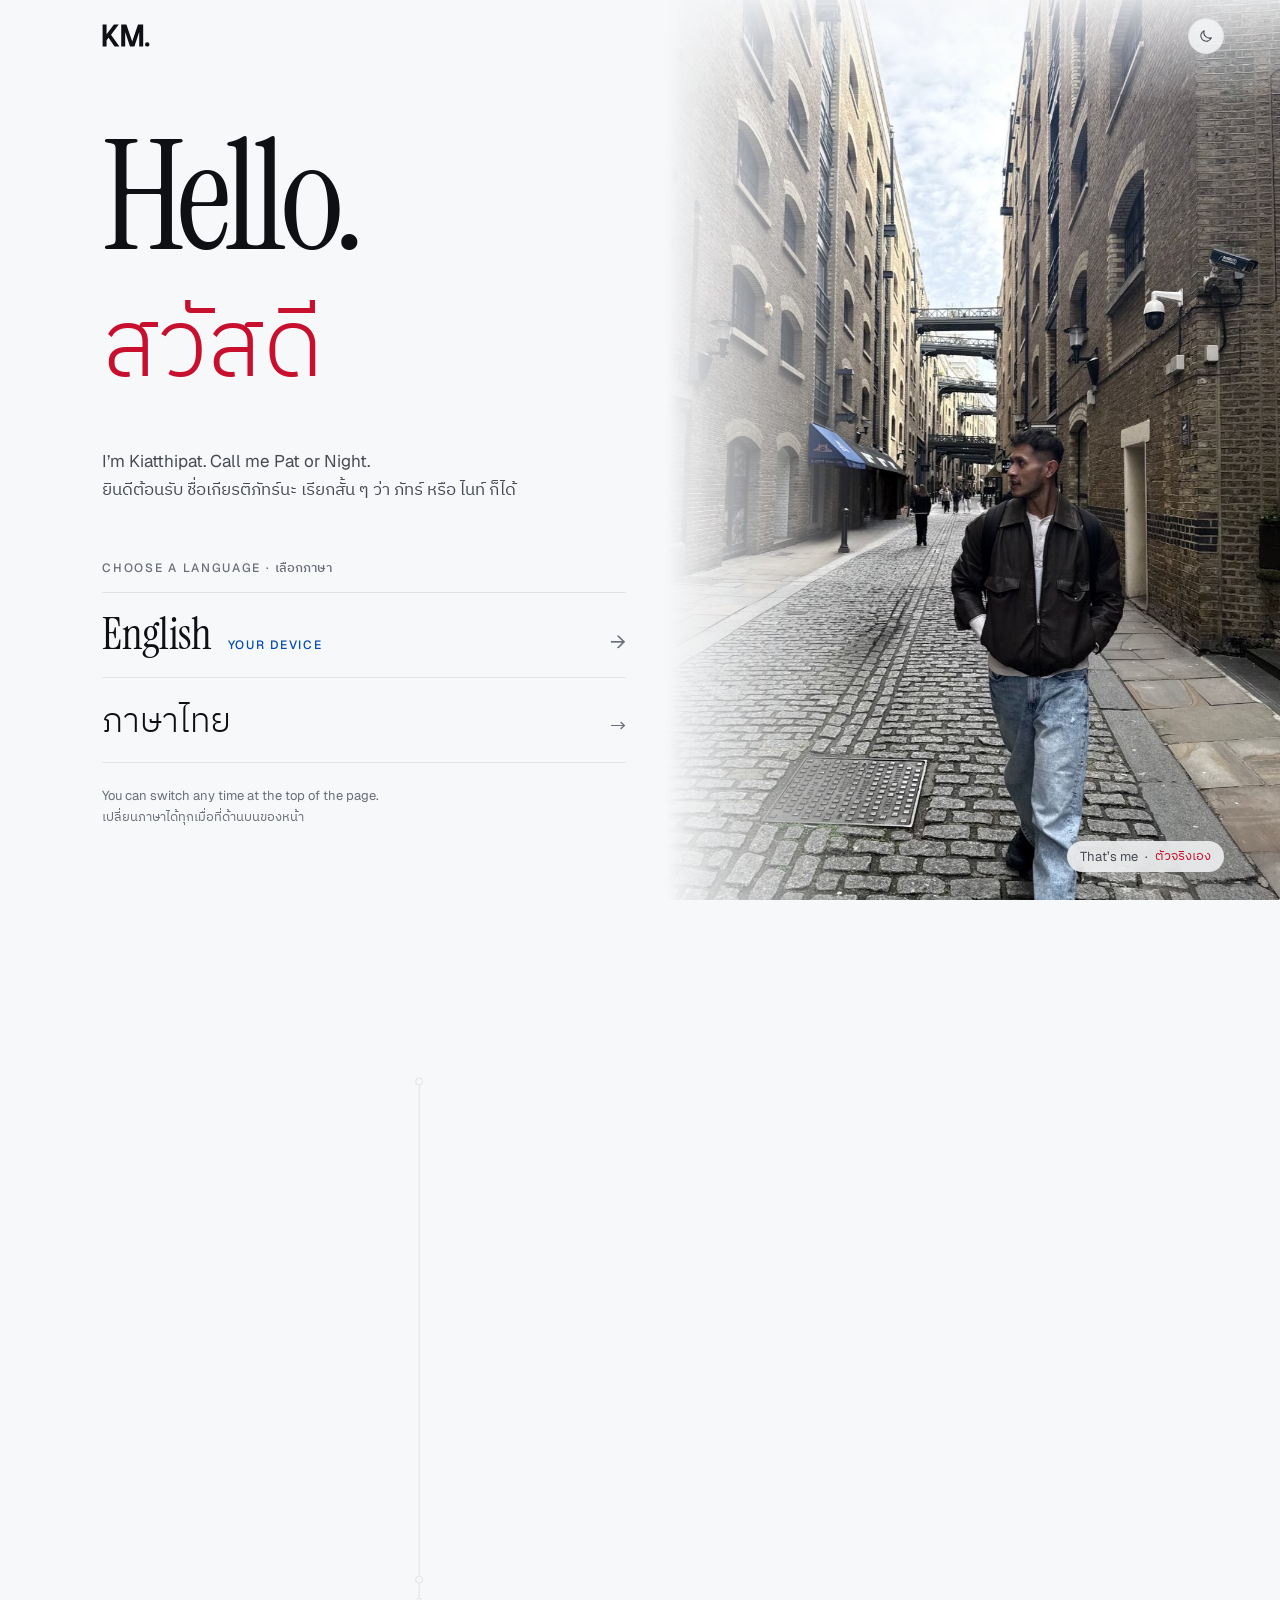
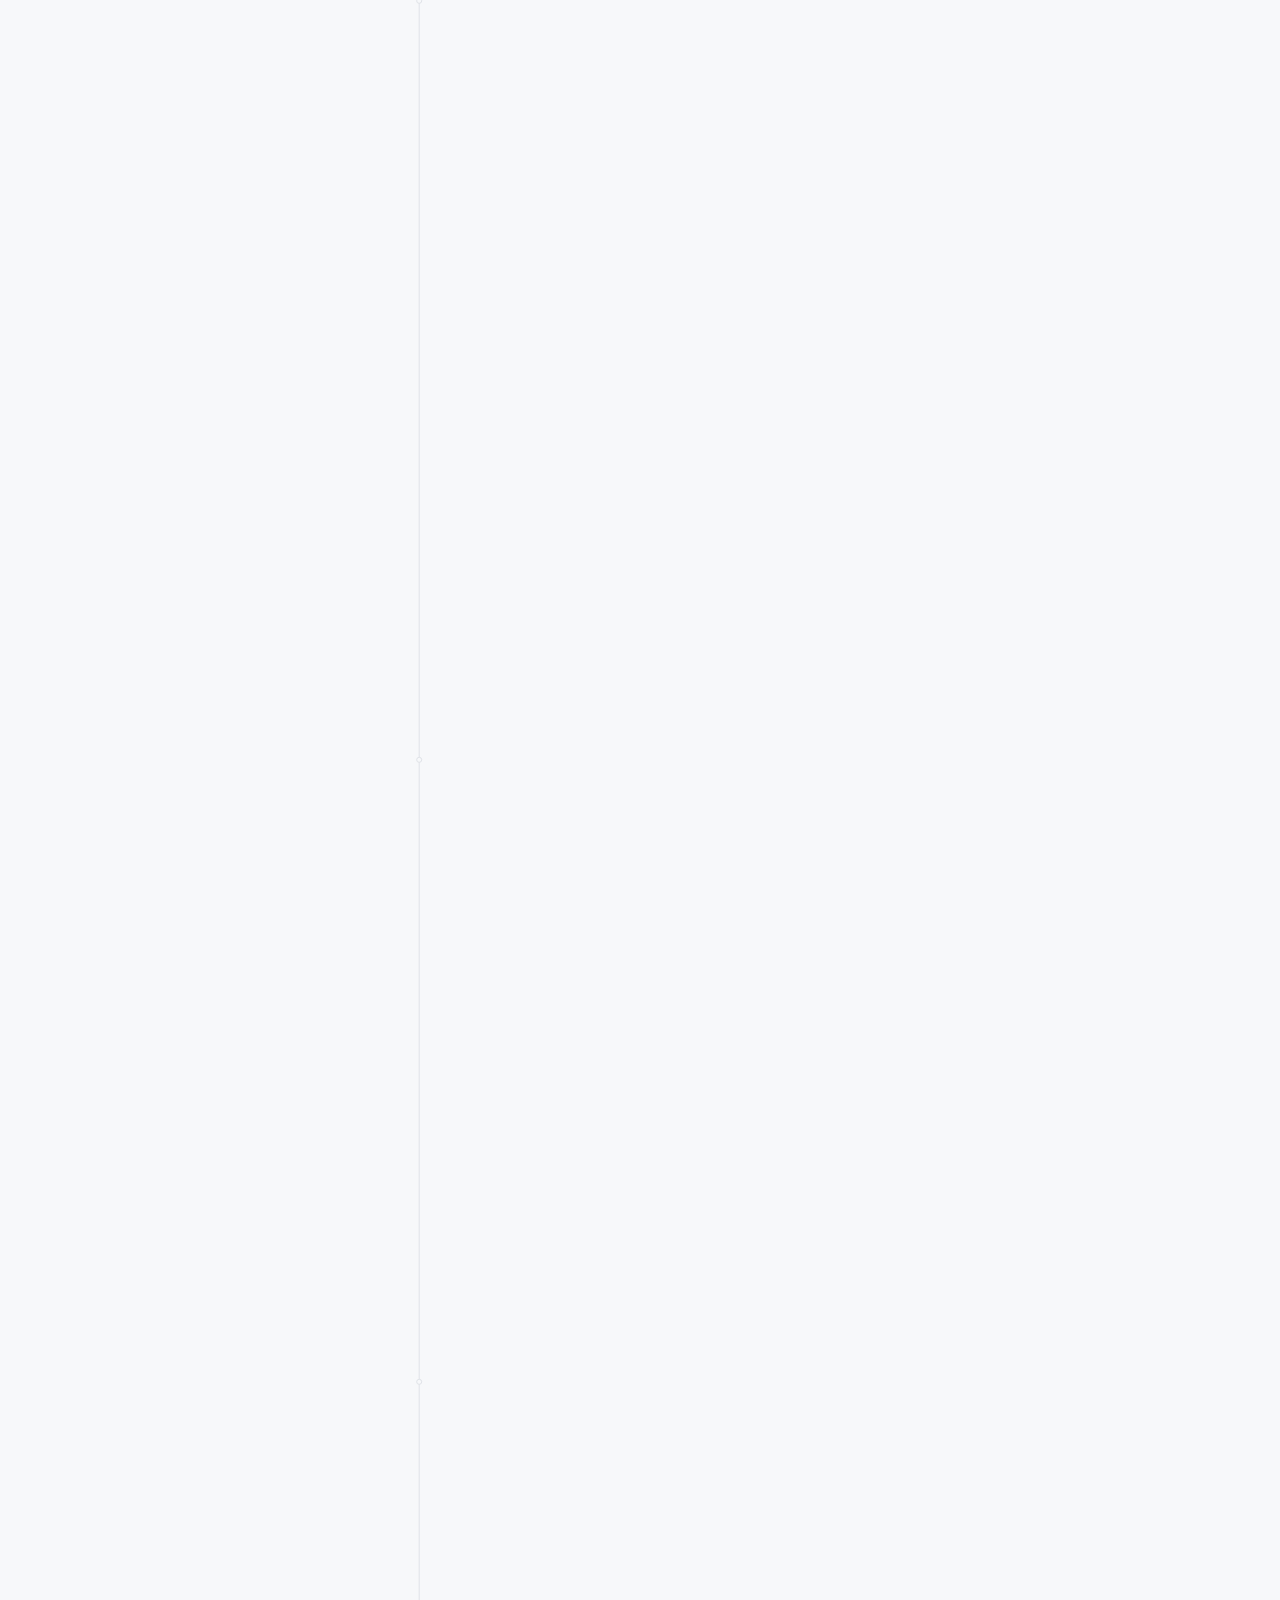
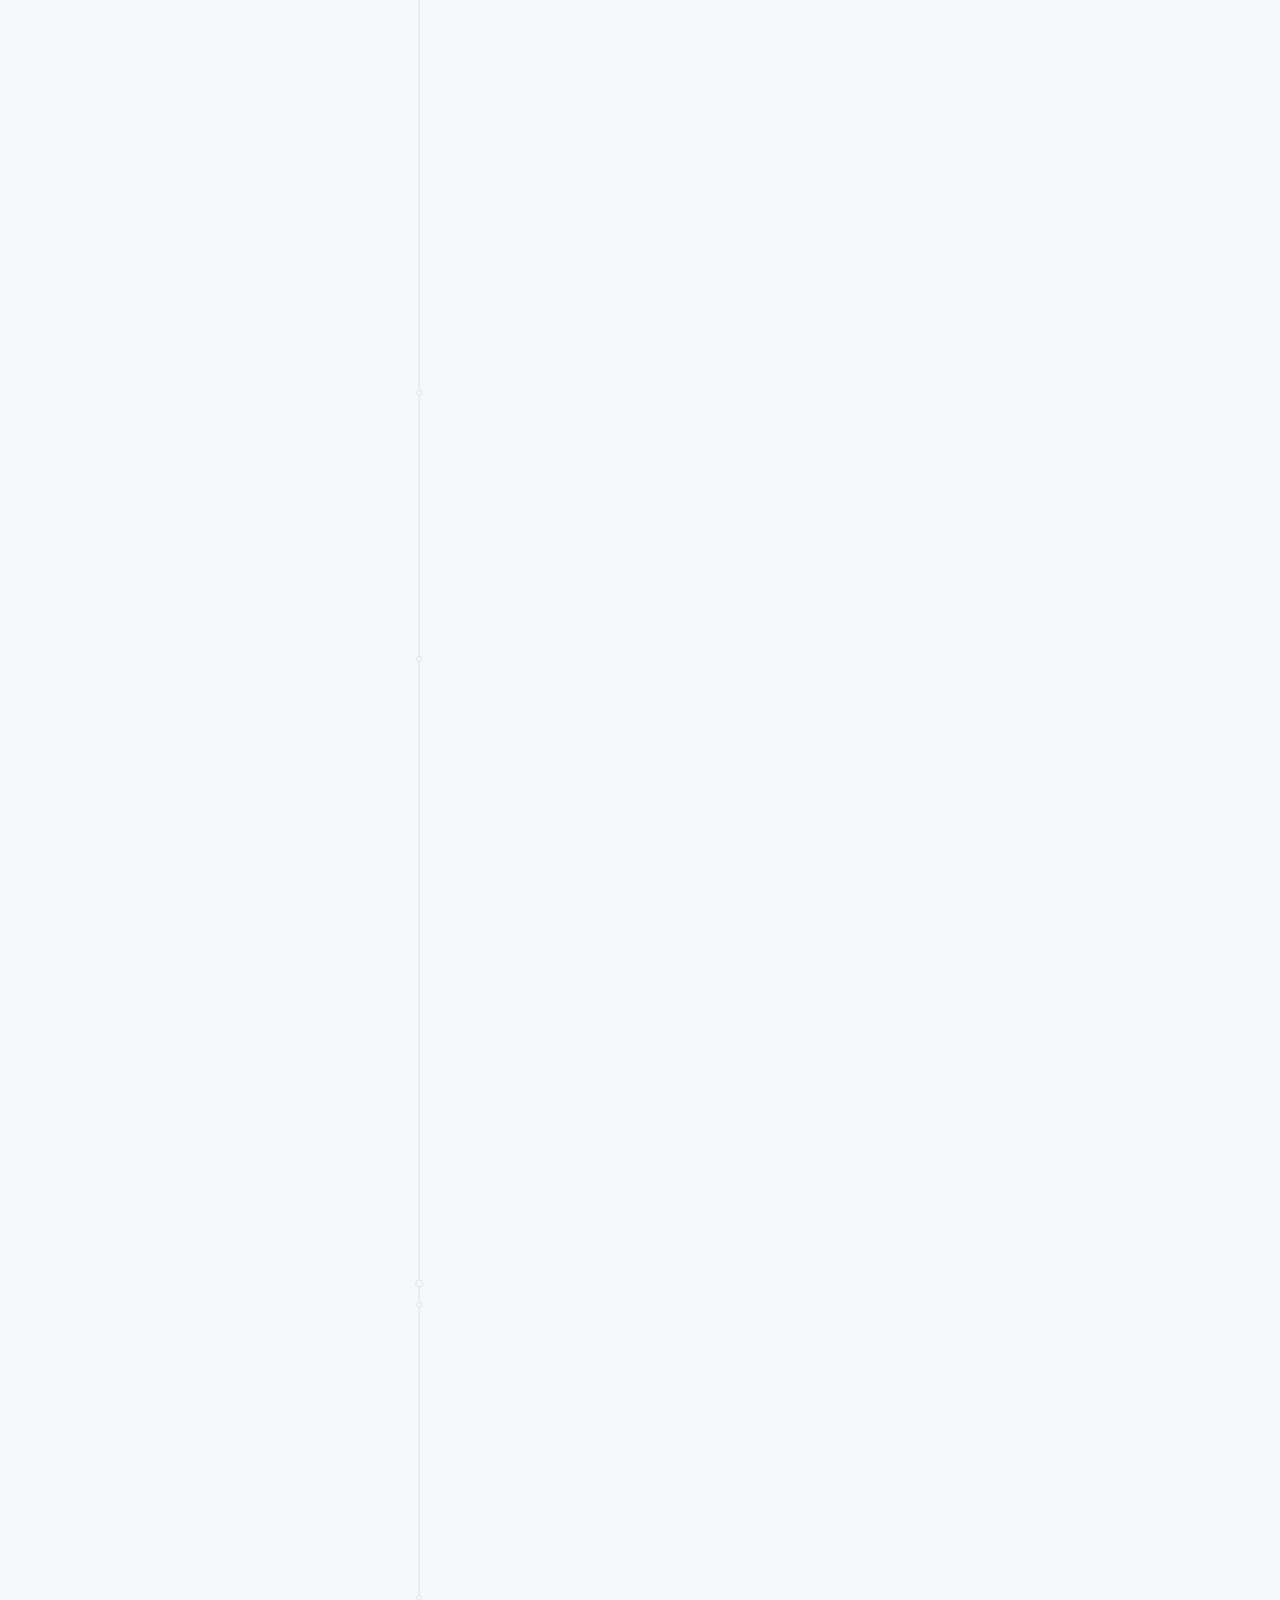
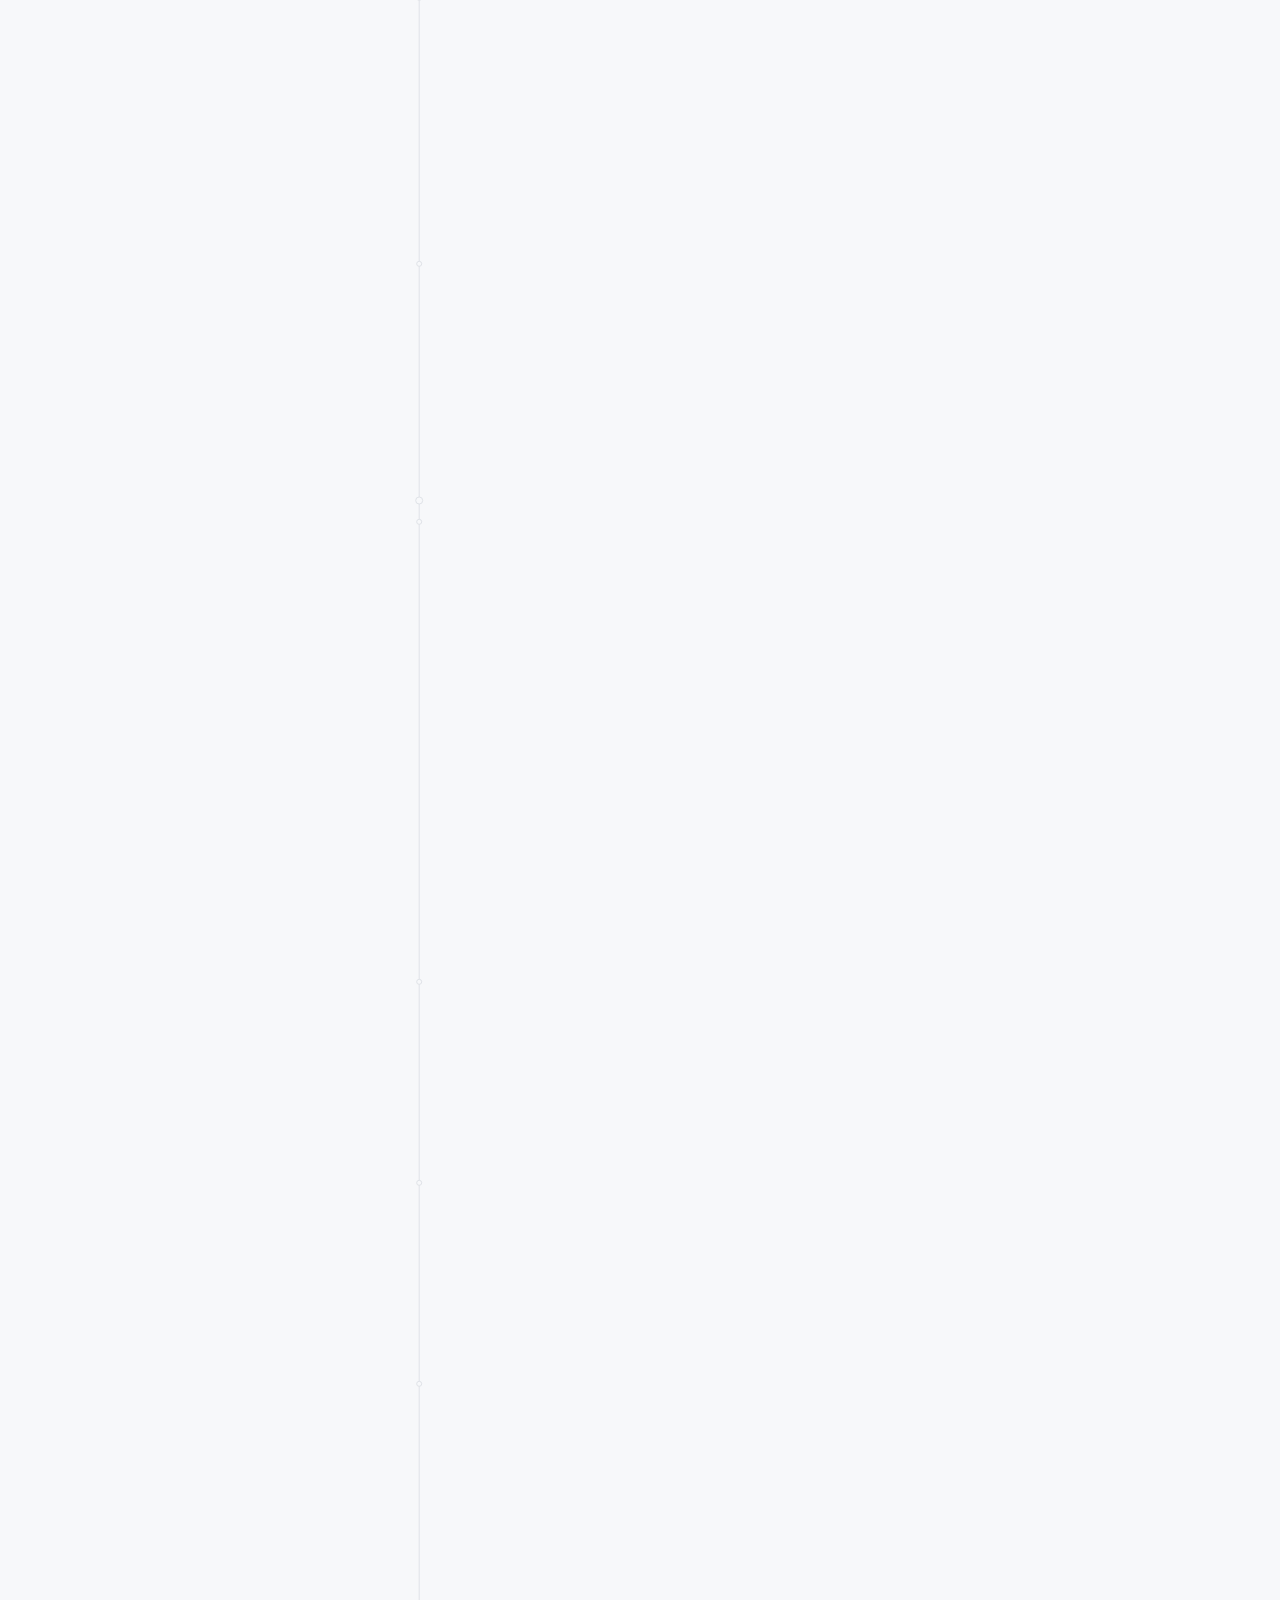
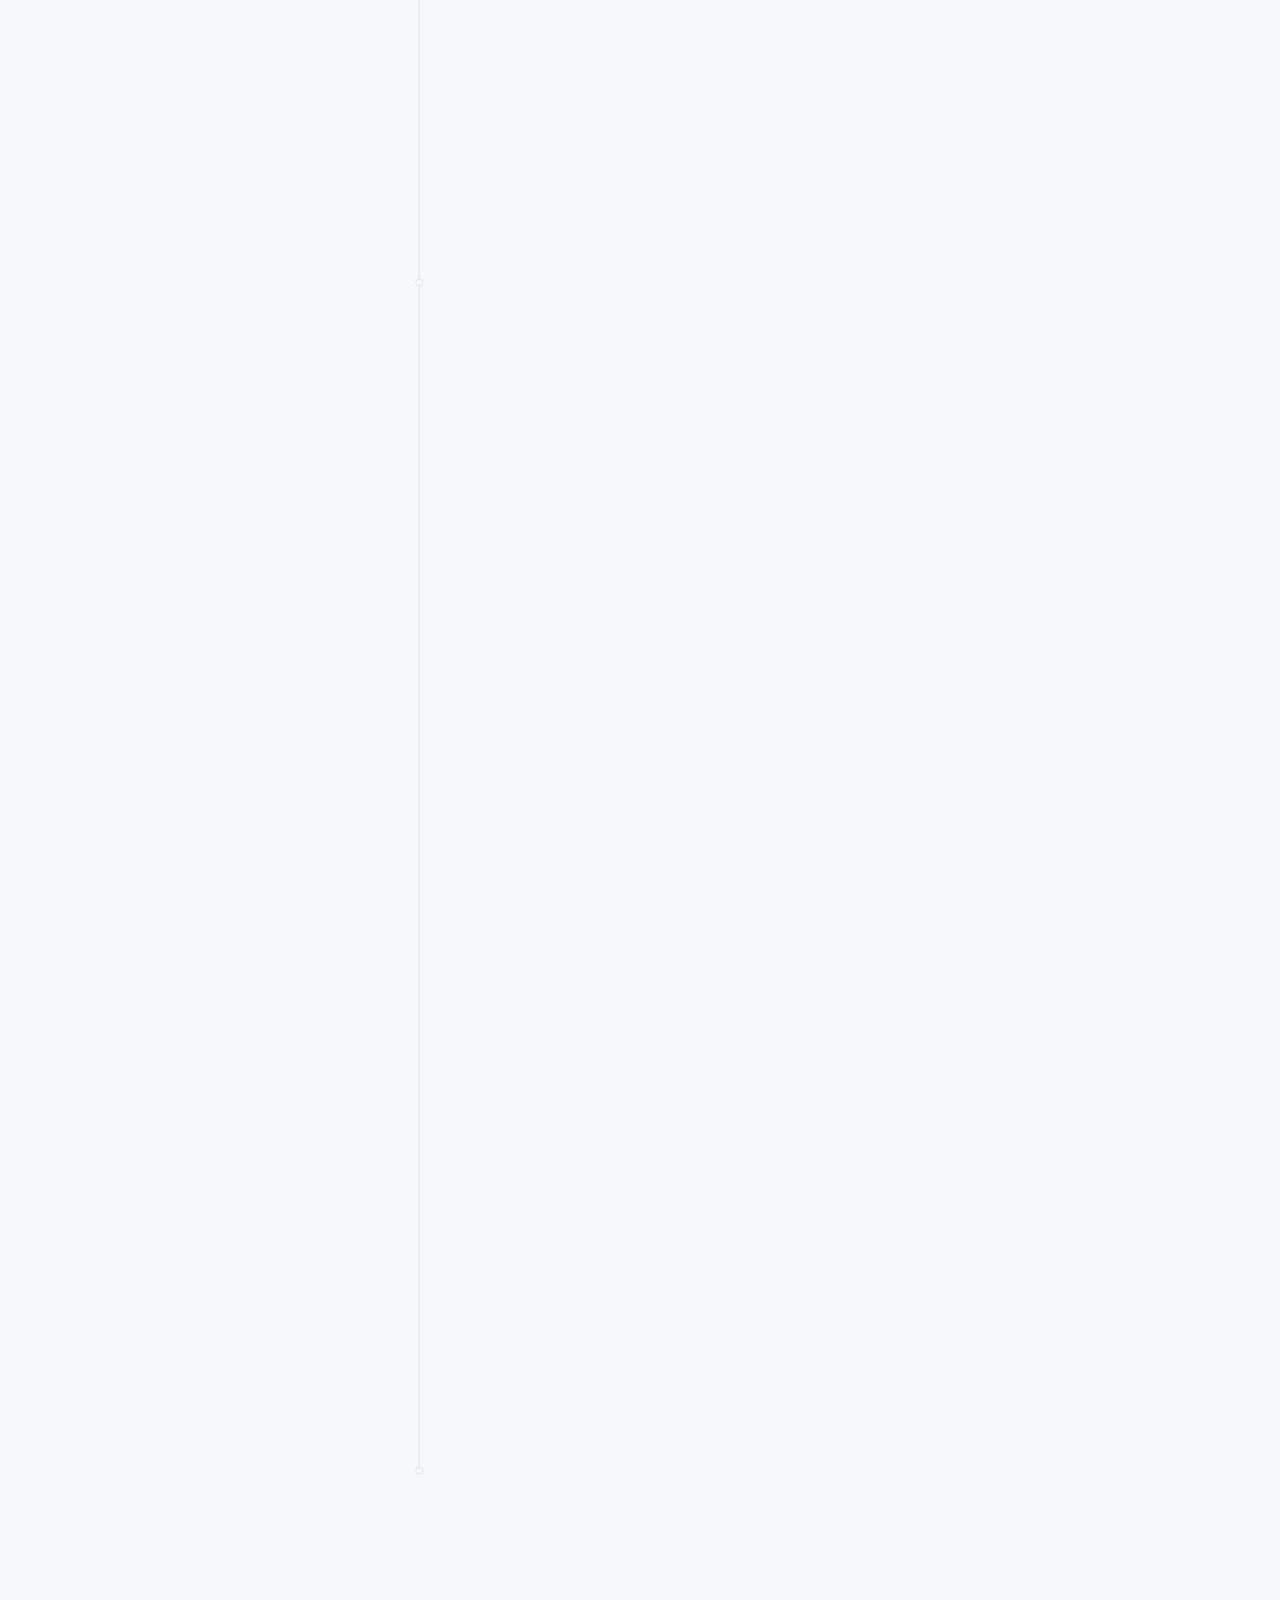
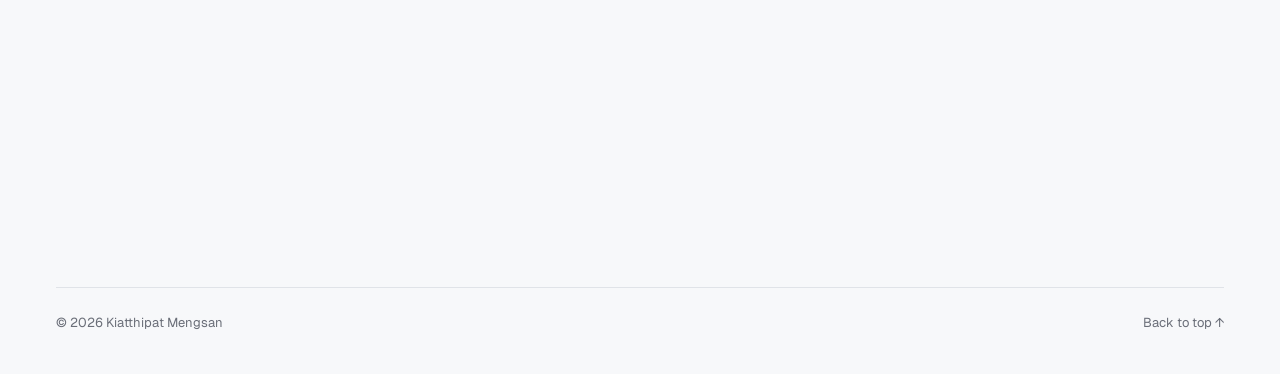
<file: index.html>
<!doctype html>
<html lang="en">
<head>
  <meta charset="utf-8">
  <meta name="viewport" content="width=device-width, initial-scale=1">
  <title>Kiatthipat Mengsan — Thai–English Language &amp; Customer Service</title>
  <meta name="description" content="Kiatthipat Mengsan — Thai–English translation, interpreting, English tutoring and international customer service. PGDip in English Language, University of Liverpool.">
  <meta name="color-scheme" content="light dark">
  <!-- phone browser bar colour; theme.js keeps it in step with the toggle -->
  <meta name="theme-color" content="#F7F8FA">
  <meta property="og:type" content="profile">
  <meta property="og:title" content="Kiatthipat Mengsan">
  <meta property="og:description" content="Thai–English language, translation and international customer service professional.">
  <meta property="og:url" content="https://kiatthipat-tech.github.io/">
  <meta property="og:image" content="https://kiatthipat-tech.github.io/share.jpg">
  <meta property="og:image:width" content="1200">
  <meta property="og:image:height" content="630">
  <meta property="og:image:alt" content="Hello. สวัสดี. Kiatthipat (Pat) Mengsan walking down a cobbled street in London">
  <meta property="og:locale" content="en_GB">
  <meta property="og:locale:alternate" content="th_TH">
  <meta name="twitter:card" content="summary_large_image">
  <link rel="canonical" href="https://kiatthipat-tech.github.io/">
  <link rel="icon" href="favicon.svg" type="image/svg+xml">
  <link rel="icon" href="favicon-32.png" type="image/png" sizes="32x32">
  <link rel="apple-touch-icon" href="apple-touch-icon.png">
  <link rel="preconnect" href="https://fonts.googleapis.com">
  <link rel="preconnect" href="https://fonts.gstatic.com" crossorigin>
  <link href="https://fonts.googleapis.com/css2?family=Geist:wght@300..700&family=IBM+Plex+Sans+Thai:wght@300;400;500;600&family=Instrument+Serif:ital@0;1&display=swap" rel="stylesheet">
  <link rel="stylesheet" href="styles.css">
  <script>
    /* Language: ?lang=th in the link, else the visitor's saved choice,
       else Thai for Thai-language browsers, else English. */
    (function (d) {
      var l = null;
      try { l = new URLSearchParams(location.search).get('lang'); } catch (e) {}
      if (l !== 'th' && l !== 'en') { try { l = localStorage.getItem('lang'); } catch (e) {} }
      if (l !== 'th' && l !== 'en') l = (navigator.language || '').toLowerCase().indexOf('th') === 0 ? 'th' : 'en';
      d.setAttribute('data-lang', l);
      d.lang = l;
    })(document.documentElement);

    /* Welcome screen: for visitors who haven't chosen a language yet
       (nothing saved, no ?lang= in the link). ?welcome always shows it. */
    (function (d) {
      var q = null, saved = null;
      try { q = new URLSearchParams(location.search); } catch (e) { return; }
      try { saved = localStorage.getItem('lang'); } catch (e) {}
      if (q.has('welcome') || (!q.get('lang') && saved !== 'th' && saved !== 'en')) d.classList.add('gate-on');
    })(document.documentElement);

    /* Theme: the visitor's saved choice, otherwise their system setting.
       Runs before the page paints, so there is no flash of the wrong theme. */
    (function (d) {
      var t = null;
      try { t = localStorage.getItem('theme'); } catch (e) {}
      if (t !== 'light' && t !== 'dark') {
        t = window.matchMedia && matchMedia('(prefers-color-scheme: dark)').matches ? 'dark' : 'light';
      }
      d.setAttribute('data-theme', t);
    })(document.documentElement);

    /* Animations on, unless the visitor prefers reduced motion.
       If motion.js fails to load, show everything after 3 s. */
    (function (d) {
      if (window.matchMedia && matchMedia('(prefers-reduced-motion: reduce)').matches) return;
      d.classList.add('motion');
      setTimeout(function () { if (!window.__motionReady) d.classList.remove('motion'); }, 3000);
    })(document.documentElement);
  </script>
  <script src="i18n.js" defer></script>
  <script src="theme.js" defer></script>
  <script src="nav.js" defer></script>
  <script src="journey.js" defer></script>
  <script src="motion.js" defer></script>
  <script src="gallery.js" defer></script>
  <script src="snaps.js" defer></script>
  <script src="video.js" defer></script>
  <script src="gate.js" defer></script>
  <script src="counter.js" defer></script>
  <script type="application/ld+json">
  {
    "@context": "https://schema.org",
    "@type": "Person",
    "name": "Kiatthipat Mengsan",
    "alternateName": ["Pat", "Night", "เกียรติภัทร์ เม่งซ่าน", "ภัทร์", "ไนท์"],
    "image": "images/profile/sunset.jpg",
    "jobTitle": "Thai–English Language, Translation and International Customer Service Professional",
    "email": "mailto:kiatthipat@gmail.com",
    "address": { "@type": "PostalAddress", "addressLocality": "Trang", "addressCountry": "TH" },
    "sameAs": ["https://www.linkedin.com/in/kiatthipat-mengsan-0b6121152"],
    "knowsLanguage": ["th", "en", "es"],
    "alumniOf": [
      { "@type": "CollegeOrUniversity", "name": "University of Liverpool" },
      { "@type": "CollegeOrUniversity", "name": "Kasetsart University" },
      { "@type": "CollegeOrUniversity", "name": "Ramkhamhaeng University" }
    ]
  }
  </script>
</head>
<body>
  <!--
    Every piece of text appears twice, side by side:
      <span data-l="en">English</span><span data-l="th" lang="th">ภาษาไทย</span>
    Only the language that's switched on is shown. To edit the Thai
    version, change the data-l="th" text next to the English one.
  -->

  <!-- ============ WELCOME SCREEN ============
       Shown first to visitors who haven't picked a language yet (gate.js).
       It shows both languages at once, so it doesn't use data-l.
       Add ?welcome to the address to see it again. -->
  <div class="gate" id="welcome" role="dialog" aria-modal="true" aria-labelledby="gate-hello" aria-describedby="gate-ask" tabindex="-1">
    <div class="gate-top">
      <p class="gate-brand" aria-hidden="true"><svg class="logo" viewBox="-1 -1 79 38" aria-hidden="true" focusable="false"><path d="M0 0H6.5V16L18.5 0H26.5L13.8 16.6L27.5 36H19.6L9.7 21.6L6.5 25.8V36H0Z"/><path d="M30.5 0H39L48.5 27.5L58 0H66.5V36H60V12L52.1 36H44.9L37 12V36H30.5Z"/><circle class="logo-dot" cx="73.1" cy="32.4" r="3.6"/></svg></p>
      <button class="theme-toggle gate-theme" type="button" data-theme-toggle aria-pressed="false" aria-label="Dark mode / โหมดมืด" title="Light or dark follows your device. Tap to switch.">
        <svg class="icon-moon" viewBox="0 0 24 24" fill="none" stroke="currentColor" stroke-width="1.6" stroke-linecap="round" stroke-linejoin="round" aria-hidden="true"><path d="M20 14.6A8.2 8.2 0 0 1 9.4 4a8.2 8.2 0 1 0 10.6 10.6Z"/></svg>
        <svg class="icon-sun" viewBox="0 0 24 24" fill="none" stroke="currentColor" stroke-width="1.6" stroke-linecap="round" stroke-linejoin="round" aria-hidden="true"><circle cx="12" cy="12" r="4"/><path d="M12 2.5v2M12 19.5v2M4.6 4.6 6 6M18 18l1.4 1.4M2.5 12h2M19.5 12h2M4.6 19.4 6 18M18 6l1.4-1.4"/></svg>
      </button>
    </div>
    <div class="gate-inner">
      <div class="gate-layout">
        <div class="gate-main">
          <p class="gate-hello" id="gate-hello">
            <span class="line"><span lang="en">Hello.</span></span>
            <span class="line line-th"><span lang="th">สวัสดี</span></span>
          </p>
          <p class="gate-intro">
            <span lang="en">I’m Kiatthipat. Call me Pat or Night.</span>
            <span lang="th">ยินดีต้อนรับ ชื่อเกียรติภัทร์นะ เรียกสั้น ๆ ว่า ภัทร์ หรือ ไนท์ ก็ได้</span>
          </p>
          <div class="gate-choose">
            <p class="gate-ask label" id="gate-ask"><span lang="en">Choose a language</span> <span aria-hidden="true">·</span> <span lang="th">เลือกภาษา</span></p>
            <ul class="gate-choices">
              <li><a class="gate-choice" href="?lang=en" data-choose="en" lang="en" aria-label="English"><span class="gate-choice-name">English</span><span class="gate-hint label">Your device</span><span class="gate-arrow" aria-hidden="true">→</span></a></li>
              <li><a class="gate-choice" href="?lang=th" data-choose="th" lang="th" aria-label="ภาษาไทย (Thai)"><span class="gate-choice-name">ภาษาไทย</span><span class="gate-hint label">ภาษาในเครื่องคุณ</span><span class="gate-arrow" aria-hidden="true">→</span></a></li>
            </ul>
          </div>
          <p class="gate-foot">
            <span lang="en">You can switch any time at the top of the page.</span>
            <span lang="th">เปลี่ยนภาษาได้ทุกเมื่อที่ด้านบนของหน้า</span>
          </p>
        </div>
      </div>
    </div>
    <!-- the street photo behind the greeting: a band across the top on phones,
         the right-hand side on wider screens. It drifts slowly, and with a
         mouse it leans a little as the pointer moves (gate.js). -->
    <figure class="gate-photo">
      <div class="gate-photo-frame"><div class="gate-photo-drift"><img src="images/profile/street.jpg" alt="Kiatthipat (Pat) walking down a cobbled street between old brick warehouses in London" width="1125" height="1500" loading="lazy" decoding="async"></div></div>
      <figcaption><span lang="en">That’s me</span><span aria-hidden="true">·</span><span lang="th">ตัวจริงเอง</span></figcaption>
    </figure>
  </div>

  <a class="skip" href="#main"><span data-l="en">Skip to content</span><span data-l="th" lang="th">ข้ามไปยังเนื้อหา</span></a>

  <nav class="nav" aria-label="Main" data-th-aria-label="เมนูหลัก">
    <div class="wrap">
      <a class="brand" href="#top" aria-label="Kiatthipat Mengsan" data-th-aria-label="เกียรติภัทร์ เม่งซ่าน"><svg class="logo" viewBox="-1 -1 79 38" aria-hidden="true" focusable="false"><path d="M0 0H6.5V16L18.5 0H26.5L13.8 16.6L27.5 36H19.6L9.7 21.6L6.5 25.8V36H0Z"/><path d="M30.5 0H39L48.5 27.5L58 0H66.5V36H60V12L52.1 36H44.9L37 12V36H30.5Z"/><circle class="logo-dot" cx="73.1" cy="32.4" r="3.6"/></svg></a>
      <ul class="nav-links">
        <li><a href="#about"><span data-l="en">About</span><span data-l="th" lang="th">เกี่ยวกับ</span></a></li>
        <li><a href="#experience"><span data-l="en">Experience</span><span data-l="th" lang="th">ประสบการณ์</span></a></li>
        <li><a href="#education"><span data-l="en">Education</span><span data-l="th" lang="th">การศึกษา</span></a></li>
        <li><a href="#leadership"><span data-l="en">Leadership</span><span data-l="th" lang="th">กิจกรรม</span></a></li>
        <li><a href="#skills"><span data-l="en">Skills</span><span data-l="th" lang="th">ทักษะ</span></a></li>
        <li><a href="#contact"><span data-l="en">Contact</span><span data-l="th" lang="th">ติดต่อ</span></a></li>
      </ul>
      <div class="nav-tools">
        <div class="lang-switch" role="group" aria-label="Language / ภาษา">
          <button type="button" data-set-lang="en" lang="en" aria-pressed="true">EN</button>
          <span class="lang-sep" aria-hidden="true">/</span>
          <button type="button" data-set-lang="th" lang="th" aria-pressed="false">ไทย</button>
        </div>
        <button class="theme-toggle" type="button" data-theme-toggle aria-label="Dark mode" data-th-aria-label="โหมดมืด" aria-pressed="false">
          <svg class="icon-moon" viewBox="0 0 24 24" fill="none" stroke="currentColor" stroke-width="1.6" stroke-linecap="round" stroke-linejoin="round" aria-hidden="true"><path d="M20 14.6A8.2 8.2 0 0 1 9.4 4a8.2 8.2 0 1 0 10.6 10.6Z"/></svg>
          <svg class="icon-sun" viewBox="0 0 24 24" fill="none" stroke="currentColor" stroke-width="1.6" stroke-linecap="round" stroke-linejoin="round" aria-hidden="true"><circle cx="12" cy="12" r="4"/><path d="M12 2.5v2M12 19.5v2M4.6 4.6 6 6M18 18l1.4 1.4M2.5 12h2M19.5 12h2M4.6 19.4 6 18M18 6l1.4-1.4"/></svg>
        </button>
        <button class="menu-toggle" type="button" aria-expanded="false" aria-controls="mobile-menu" aria-label="Menu" data-th-aria-label="เมนู">
          <span class="menu-icon" aria-hidden="true"><span></span><span></span></span>
        </button>
      </div>
    </div>

    <!-- Phone menu (nav.js) -->
    <div class="mobile-menu" id="mobile-menu" hidden>
      <ul>
        <li><a href="#about"><span data-l="en">About</span><span data-l="th" lang="th">เกี่ยวกับ</span></a></li>
        <li><a href="#experience"><span data-l="en">Experience</span><span data-l="th" lang="th">ประสบการณ์</span></a></li>
        <li><a href="#education"><span data-l="en">Education</span><span data-l="th" lang="th">การศึกษา</span></a></li>
        <li><a href="#leadership"><span data-l="en">Leadership &amp; activities</span><span data-l="th" lang="th">ภาวะผู้นำและกิจกรรม</span></a></li>
        <li><a href="#skills"><span data-l="en">Skills</span><span data-l="th" lang="th">ทักษะ</span></a></li>
        <li><a href="#contact"><span data-l="en">Contact</span><span data-l="th" lang="th">ติดต่อ</span></a></li>
      </ul>
      <button class="menu-theme" type="button" data-theme-toggle aria-pressed="false">
        <svg class="icon-moon" viewBox="0 0 24 24" fill="none" stroke="currentColor" stroke-width="1.6" stroke-linecap="round" stroke-linejoin="round" aria-hidden="true"><path d="M20 14.6A8.2 8.2 0 0 1 9.4 4a8.2 8.2 0 1 0 10.6 10.6Z"/></svg>
        <svg class="icon-sun" viewBox="0 0 24 24" fill="none" stroke="currentColor" stroke-width="1.6" stroke-linecap="round" stroke-linejoin="round" aria-hidden="true"><circle cx="12" cy="12" r="4"/><path d="M12 2.5v2M12 19.5v2M4.6 4.6 6 6M18 18l1.4 1.4M2.5 12h2M19.5 12h2M4.6 19.4 6 18M18 6l1.4-1.4"/></svg>
        <span data-l="en">Dark mode</span><span data-l="th" lang="th">โหมดมืด</span>
      </button>
    </div>
  </nav>

  <main id="main">
    <!-- Journey line: drawn by journey.js as you scroll -->
    <svg class="journey" aria-hidden="true" focusable="false">
      <path class="journey-track"/>
      <path class="journey-line"/>
      <g class="journey-nodes"></g>
      <g class="journey-head is-hidden">
        <circle class="journey-halo" r="12"/>
        <circle class="journey-dot" r="3"/>
      </g>
    </svg>

    <!-- ============ HERO ============ -->
    <header class="hero" id="top">
      <div class="wrap hero-grid">
        <div class="hero-text">
          <p class="eyebrow"><span data-l="en">Thai–English language, translation &amp; international customer service</span><span data-l="th" lang="th">ภาษาไทย–อังกฤษ การแปล และงานบริการลูกค้าระดับนานาชาติ</span></p>
          <h1 class="hero-name"><span data-l="en"><span class="line"><span>Kiatthipat</span></span> <span class="line"><span>Mengsan</span></span></span><span data-l="th" lang="th"><span class="line"><span>เกียรติภัทร์</span></span> <span class="line"><span>เม่งซ่าน</span></span></span></h1>
          <p class="hero-name-alt"><span data-l="en" lang="th">เกียรติภัทร์ เม่งซ่าน</span><span data-l="th">Kiatthipat Mengsan</span></p>
          <p class="hero-aka"><span data-l="en">Call me Pat or Night.</span><span data-l="th" lang="th">เรียกสั้น ๆ ว่า ภัทร์ หรือ ไนท์ ก็ได้</span></p>
          <p class="role-line">
            <span data-l="en">I translate, interpret, teach English and look after guests — in <em>Thai and English</em>.</span>
            <span data-l="th" lang="th">งานแปล งานล่าม สอนภาษาอังกฤษ และดูแลลูกค้า — ได้ทั้ง<em>ภาษาไทยและอังกฤษ</em></span>
          </p>
          <!-- contact line: printed in the PDF only -->
          <p class="hero-meta print-block">
            <span class="meta-item"><span data-l="en">Trang, Thailand · open to relocation</span><span data-l="th" lang="th">ตรัง ประเทศไทย · พร้อมย้ายที่ทำงาน</span></span>
            <span class="meta-item">kiatthipat@gmail.com</span>
            <span class="meta-item">linkedin.com/in/kiatthipat-mengsan-0b6121152</span>
          </p>
          <div class="actions">
            <a class="btn" href="mailto:kiatthipat@gmail.com"><span data-l="en">Email me</span><span data-l="th" lang="th">ส่งอีเมล</span></a>
            <a class="link-arrow" href="resume.pdf" download="Kiatthipat_Mengsan_Resume.pdf" data-th-href="resume-th.pdf" data-th-download="Kiatthipat_Mengsan_Resume_TH.pdf"><span data-l="en">Download my resume</span><span data-l="th" lang="th">ดาวน์โหลดเรซูเม่</span> <span aria-hidden="true">↓</span></a>
          </div>
          <!-- languages: the greeting changes every few seconds (motion.js) -->
          <div class="hero-langs">
            <span class="greet" aria-hidden="true">Hello</span>
            <ul class="lang-chips" aria-label="Languages" data-th-aria-label="ภาษาที่พูดได้">
              <li class="is-active" data-lang="EN">English</li>
              <li data-lang="TH" lang="th">ไทย</li>
              <li data-lang="ES" lang="es">Español</li>
            </ul>
          </div>
        </div>

        <div class="hero-media">
          <!-- Photos: one at a time, cross-fading every few seconds (snaps.js);
               a click or tap shows the next. To change one, swap the image and
               its caption; to add one, copy a <figure> and update the numbers. -->
          <div class="portrait">
            <figure class="snap is-current">
              <div class="snap-frame"><img src="images/profile/sunset.jpg" alt="Kiatthipat (Pat) smiling by a lake at sunset" data-th-alt="เกียรติภัทร์ (ภัทร์) ยิ้มอยู่ริมทะเลสาบตอนพระอาทิตย์ตก" width="520" height="650"></div>
              <figcaption class="snap-cap"><span class="snap-num">01 / 10</span><span><span data-l="en">That’s me</span><span data-l="th" lang="th">ตัวจริงเอง</span></span></figcaption>
            </figure>
            <figure class="snap" aria-hidden="true">
              <div class="snap-frame"><img src="images/profile/wood-room.jpg" alt="Pat standing in a wood-panelled room with stained-glass windows" data-th-alt="ภัทร์ ยืนอยู่ในห้องผนังไม้ที่มีหน้าต่างกระจกสี" width="520" height="650"></div>
              <figcaption class="snap-cap"><span class="snap-num">02 / 10</span><span><span data-l="en">Smart casual</span><span data-l="th" lang="th">ลุคสุภาพ</span></span></figcaption>
            </figure>
            <figure class="snap" aria-hidden="true">
              <div class="snap-frame"><img src="images/profile/library.jpg" alt="Pat and two friends posing in a wood-panelled library" data-th-alt="ภัทร์ กับเพื่อนสองคนโพสท่าในห้องสมุดผนังไม้" width="520" height="650" loading="lazy"></div>
              <figcaption class="snap-cap"><span class="snap-num">03 / 10</span><span><span data-l="en">Library crew</span><span data-l="th" lang="th">แก๊งห้องสมุด</span></span></figcaption>
            </figure>
            <figure class="snap" aria-hidden="true">
              <div class="snap-frame"><img src="images/profile/london.jpg" alt="Pat in front of Buckingham Palace in London" data-th-alt="ภัทร์ ที่หน้าพระราชวังบักกิงแฮม ลอนดอน" width="520" height="650" loading="lazy"></div>
              <figcaption class="snap-cap"><span class="snap-num">04 / 10</span><span><span data-l="en">Hello, London</span><span data-l="th" lang="th">ลอนดอนจ้า</span></span></figcaption>
            </figure>
            <figure class="snap" aria-hidden="true">
              <div class="snap-frame"><img src="images/profile/museum.jpg" alt="Pat leaning on a balcony inside a museum" data-th-alt="ภัทร์ ยืนพิงระเบียงในพิพิธภัณฑ์" width="520" height="650" loading="lazy"></div>
              <figcaption class="snap-cap"><span class="snap-num">05 / 10</span><span><span data-l="en">Museum day</span><span data-l="th" lang="th">เที่ยวมิวเซียม</span></span></figcaption>
            </figure>
            <figure class="snap" aria-hidden="true">
              <div class="snap-frame"><img src="images/profile/wizard.jpg" alt="Pat in a pointed wizard hat, sitting at a wooden desk with a big open book" data-th-alt="ภัทร์ สวมหมวกพ่อมดทรงแหลม นั่งที่โต๊ะไม้พร้อมหนังสือเล่มใหญ่ที่เปิดอยู่" width="520" height="650" loading="lazy"></div>
              <figcaption class="snap-cap"><span class="snap-num">06 / 10</span><span><span data-l="en">Wizard for a day</span><span data-l="th" lang="th">เป็นพ่อมดหนึ่งวัน</span></span></figcaption>
            </figure>
            <figure class="snap" aria-hidden="true">
              <div class="snap-frame"><img src="images/profile/work-family.jpg" alt="Pat in a red University Housing T-shirt, cheek to cheek with a smiling colleague" data-th-alt="ภัทร์ ในเสื้อยืดสีแดงของหอพักมหาวิทยาลัย ยืนแนบแก้มกับเพื่อนร่วมงานที่ยิ้มอยู่" width="520" height="650" loading="lazy"></div>
              <figcaption class="snap-cap"><span class="snap-num">07 / 10</span><span><span data-l="en">Work family</span><span data-l="th" lang="th">ครอบครัวที่ทำงาน</span></span></figcaption>
            </figure>
            <figure class="snap" aria-hidden="true">
              <div class="snap-frame"><img src="images/profile/break.jpg" alt="Selfie of Pat with two University Housing colleagues on a sunny break" data-th-alt="ภัทร์ ถ่ายเซลฟี่กับเพื่อนร่วมงานหอพักมหาวิทยาลัยสองคนช่วงพักกลางแดด" width="520" height="650" loading="lazy"></div>
              <figcaption class="snap-cap"><span class="snap-num">08 / 10</span><span><span data-l="en">On a break</span><span data-l="th" lang="th">พักเบรกแป๊บ</span></span></figcaption>
            </figure>
            <figure class="snap" aria-hidden="true">
              <div class="snap-frame"><img src="images/profile/lakeside.jpg" alt="Pat with two friends by a lake at sunset" data-th-alt="ภัทร์ กับเพื่อนสองคนริมทะเลสาบตอนพระอาทิตย์ตก" width="520" height="650" loading="lazy"></div>
              <figcaption class="snap-cap"><span class="snap-num">09 / 10</span><span><span data-l="en">Sunset with the boys</span><span data-l="th" lang="th">ยามเย็นกับแก๊งเพื่อน</span></span></figcaption>
            </figure>
            <figure class="snap" aria-hidden="true">
              <div class="snap-frame"><img src="images/profile/edinburgh.jpg" alt="Pat and a friend making peace signs on a balcony above a grand museum hall in Edinburgh" data-th-alt="ภัทร์ กับเพื่อนชูสองนิ้วบนระเบียงเหนือโถงพิพิธภัณฑ์ในเอดินบะระ" width="520" height="650" loading="lazy"></div>
              <figcaption class="snap-cap"><span class="snap-num">10 / 10</span><span><span data-l="en">Peace from Edinburgh</span><span data-l="th" lang="th">ส่งความสุขจากเอดินบะระ</span></span></figcaption>
            </figure>
            <button class="snap-next" type="button" aria-label="Show the next photo" data-th-aria-label="ดูรูปถัดไป"></button>
          </div>
        </div>
      </div>
    </header>

    <!-- A slow band of what I do, in both languages (decorative; motion.js / CSS).
         The round button at its end pauses it and plays it again. -->
    <div class="marquee-band">
      <div class="marquee" aria-hidden="true">
        <div class="marquee-track">
          <div class="marquee-group"><span class="mq" lang="en">Translation</span><span class="mq-dot"></span><span class="mq" lang="th">การแปล</span><span class="mq-dot"></span><span class="mq" lang="en">Interpreting</span><span class="mq-dot"></span><span class="mq" lang="th">งานล่าม</span><span class="mq-dot"></span><span class="mq" lang="en">English tutoring</span><span class="mq-dot"></span><span class="mq" lang="th">สอนภาษาอังกฤษ</span><span class="mq-dot"></span><span class="mq" lang="en">Customer service</span><span class="mq-dot"></span><span class="mq" lang="th">งานบริการลูกค้า</span><span class="mq-dot"></span><span class="mq" lang="en">Visa support</span><span class="mq-dot"></span><span class="mq" lang="th">เอกสารวีซ่า</span><span class="mq-dot"></span></div>
          <div class="marquee-group"><span class="mq" lang="en">Translation</span><span class="mq-dot"></span><span class="mq" lang="th">การแปล</span><span class="mq-dot"></span><span class="mq" lang="en">Interpreting</span><span class="mq-dot"></span><span class="mq" lang="th">งานล่าม</span><span class="mq-dot"></span><span class="mq" lang="en">English tutoring</span><span class="mq-dot"></span><span class="mq" lang="th">สอนภาษาอังกฤษ</span><span class="mq-dot"></span><span class="mq" lang="en">Customer service</span><span class="mq-dot"></span><span class="mq" lang="th">งานบริการลูกค้า</span><span class="mq-dot"></span><span class="mq" lang="en">Visa support</span><span class="mq-dot"></span><span class="mq" lang="th">เอกสารวีซ่า</span><span class="mq-dot"></span></div>
        </div>
      </div>
      <button class="marquee-toggle" type="button" aria-pressed="false" aria-label="Pause the moving words" data-th-aria-label="หยุดข้อความที่เลื่อนอยู่" hidden><svg class="icon-pause" viewBox="0 0 24 24" fill="none" stroke="currentColor" stroke-width="1.8" stroke-linecap="round" aria-hidden="true"><path d="M9 6.5v11M15 6.5v11"/></svg><svg class="icon-play" viewBox="0 0 24 24" fill="none" stroke="currentColor" stroke-width="1.8" stroke-linejoin="round" aria-hidden="true"><path d="M8.5 6.2v11.6l9.3-5.8z"/></svg></button>
    </div>

    <!-- ============ ABOUT ============ -->
    <section class="section" id="about" aria-labelledby="about-h">
      <div class="wrap split">
        <header class="section-title"><p class="section-num" aria-hidden="true">01</p><h2 id="about-h"><span data-l="en">About</span><span data-l="th" lang="th">เกี่ยวกับ</span></h2></header>
        <div class="section-body">
          <div class="prose">
            <p><span data-l="en">I'm a Thai–English language and customer service professional with a Postgraduate Diploma in English Language from the University of Liverpool, a BA in English (Minor in Translation and Interpreting) and a Bachelor of Political Science in International Relations.</span><span data-l="th" lang="th">ทำงานด้านภาษาไทย–อังกฤษและงานบริการลูกค้า สำเร็จการศึกษาระดับประกาศนียบัตรบัณฑิต สาขาภาษาอังกฤษ จากมหาวิทยาลัยลิเวอร์พูล ศิลปศาสตรบัณฑิต สาขาวิชาภาษาอังกฤษ (วิชาโทการแปลและการล่าม) และรัฐศาสตรบัณฑิต สาขาวิชาความสัมพันธ์ระหว่างประเทศ</span></p>
            <p><span data-l="en">My experience spans front-of-house hospitality in the United Kingdom, university residence services in the United States, and translation, English tutoring, academic writing support and interpreting in Thailand. I bring careful document handling, cross-cultural communication, research skills and calm, attentive service to international settings.</span><span data-l="th" lang="th">มีประสบการณ์งานบริการหน้าร้านในสหราชอาณาจักร งานบริการหอพักมหาวิทยาลัยในสหรัฐอเมริกา รวมถึงงานแปล สอนพิเศษภาษาอังกฤษ ให้คำปรึกษาด้านการเขียนเชิงวิชาการ และงานล่ามในประเทศไทย จุดเด่นคือความละเอียดรอบคอบในการจัดการเอกสาร การสื่อสารข้ามวัฒนธรรม ทักษะการค้นคว้าวิจัย และการให้บริการอย่างใจเย็นและเอาใจใส่ในบริบทนานาชาติ</span></p>
          </div>
        </div>
      </div>
    </section>

    <!-- ============ EXPERIENCE ============ -->
    <section class="section" id="experience" aria-labelledby="exp-h">
      <div class="wrap split">
        <header class="section-title"><p class="section-num" aria-hidden="true">02</p><h2 id="exp-h"><span data-l="en">Experience</span><span data-l="th" lang="th">ประสบการณ์</span></h2></header>
        <div class="section-body">
          <article class="entry">
            <header class="entry-head">
              <div>
                <h3 class="entry-title"><span data-l="en">Front of House Staff</span><span data-l="th" lang="th">พนักงานบริการหน้าร้าน</span></h3>
                <p class="entry-org"><span data-l="en">Chaba Chaba Thai Restaurant · Liverpool, United Kingdom</span><span data-l="th" lang="th">ร้านอาหารไทย Chaba Chaba · ลิเวอร์พูล สหราชอาณาจักร</span></p>
              </div>
              <p class="entry-when"><span data-l="en">May 2026 – Aug 2026</span><span data-l="th" lang="th">พ.ค. 2026 – ส.ค. 2026</span></p>
            </header>
            <ul class="entry-points">
              <li><span data-l="en">Welcomed local and international diners, took dine-in and phone orders, and recommended dishes, drinks and desserts to support sales.</span><span data-l="th" lang="th">ต้อนรับลูกค้าทั้งชาวท้องถิ่นและชาวต่างชาติ รับออร์เดอร์ทั้งในร้านและทางโทรศัพท์ และแนะนำอาหาร เครื่องดื่ม และของหวานเพื่อช่วยเพิ่มยอดขาย</span></li>
              <li><span data-l="en"><strong><mark class="hl">Built “Chaba Chaba”, a basic order-taking app</mark></strong>, on my own initiative to replace handwritten orders.</span><span data-l="th" lang="th"><strong><mark class="hl">สร้างแอปรับออร์เดอร์แบบพื้นฐาน “Chaba Chaba”</mark></strong> ขึ้นเองด้วยความริเริ่มส่วนตัว เพื่อใช้แทนการจดออร์เดอร์ด้วยลายมือ</span>
                <span class="aside-note" aria-hidden="true"><span data-l="en">Made this one myself.</span><span data-l="th" lang="th">อันนี้ทำเองทั้งหมด</span></span></li>
              <li><span data-l="en">Worked closely with kitchen and front-of-house colleagues to handle guest requests and keep service running smoothly at busy times.</span><span data-l="th" lang="th">ทำงานร่วมกับทีมครัวและทีมหน้าร้านอย่างใกล้ชิด เพื่อดูแลคำขอของลูกค้าและให้บริการเป็นไปอย่างราบรื่นในช่วงที่ลูกค้าหนาแน่น</span></li>
            </ul>

            <!-- A short silent tour of the app, shown on a phone. It plays by
                 itself while on screen (see video.js); the button pauses it. -->
            <figure class="app-demo">
              <div class="phone">
                <video class="phone-screen" controls muted loop playsinline preload="none" poster="images/chaba/walkthrough-poster.jpg" width="480" height="1006" aria-label="A 20-second tour of the Chaba Chaba app on a phone: setting up a table, adding dishes for each guest, reviewing the order and preparing the kitchen ticket" data-th-aria-label="วิดีโอ 20 วินาทีพาชมแอป Chaba Chaba บนโทรศัพท์: ตั้งค่าโต๊ะ เพิ่มอาหารให้ลูกค้าแต่ละคน ตรวจทานออร์เดอร์ และเตรียมใบสั่งอาหารสำหรับครัว">
                  <source src="images/chaba/walkthrough.mp4" type="video/mp4">
                  <a href="images/chaba/walkthrough.mp4">Watch the app tour (MP4)</a>
                </video>
              </div>
              <figcaption class="app-demo-cap">
                <span class="app-demo-title"><span data-l="en">A quick tour of the app</span><span data-l="th" lang="th">พาทัวร์แอปแบบสั้น ๆ</span></span>
                <span><span data-l="en">20 seconds · no sound</span><span data-l="th" lang="th">20 วินาที · ไม่มีเสียง</span></span>
                <button class="phone-play" type="button" data-playing="false" hidden>
                  <span class="when-playing"><svg viewBox="0 0 24 24" aria-hidden="true"><path d="M7 5h3.5v14H7zM13.5 5H17v14h-3.5z"/></svg><span data-l="en">Pause</span><span data-l="th" lang="th">หยุด</span></span>
                  <span class="when-paused"><svg viewBox="0 0 24 24" aria-hidden="true"><path d="M8 5.5v13l10.5-6.5z"/></svg><span data-l="en">Play</span><span data-l="th" lang="th">เล่น</span></span>
                </button>
              </figcaption>
            </figure>
          </article>

          <article class="entry">
            <header class="entry-head">
              <div>
                <h3 class="entry-title"><span data-l="en">Front of House Staff</span><span data-l="th" lang="th">พนักงานบริการหน้าร้าน</span></h3>
                <p class="entry-org"><span data-l="en">Spice Thai Restaurant, Castle Street · Liverpool, United Kingdom</span><span data-l="th" lang="th">ร้านอาหาร Spice Thai ถนน Castle Street · ลิเวอร์พูล สหราชอาณาจักร</span></p>
              </div>
              <p class="entry-when"><span data-l="en">Aug 2025 – Jun 2026</span><span data-l="th" lang="th">ส.ค. 2025 – มิ.ย. 2026</span></p>
            </header>
            <ul class="entry-points">
              <li><span data-l="en">Supported service for 50–60 covers a day (up to 100 on match days), coordinating with colleagues at peak times.</span><span data-l="th" lang="th">ร่วมให้บริการลูกค้าวันละ 50–60 ที่ (สูงสุด 100 ที่ในวันที่มีการแข่งขัน) และประสานงานกับเพื่อนร่วมงานในช่วงเวลาเร่งด่วน</span></li>
              <li><span data-l="en">Managed phone and walk-in reservations, seating, special requests and online orders; processed POS and card payments.</span><span data-l="th" lang="th">ดูแลการจองโต๊ะทางโทรศัพท์และลูกค้าวอล์กอิน การจัดที่นั่ง คำขอพิเศษ และออร์เดอร์ออนไลน์ รวมถึงรับชำระเงินผ่านระบบ POS และบัตร</span></li>
              <li><span data-l="en">Served local and international guests, adapting communication to different needs; resolved enquiries and complaints calmly and was <strong><mark class="hl">mentioned in five-star customer reviews</mark></strong>.</span><span data-l="th" lang="th">ให้บริการลูกค้าทั้งชาวท้องถิ่นและชาวต่างชาติ โดยปรับวิธีสื่อสารให้เหมาะกับแต่ละคน ตอบข้อสงสัยและจัดการข้อร้องเรียนอย่างใจเย็น และ<strong><mark class="hl">ได้รับการกล่าวถึงในรีวิวห้าดาวจากลูกค้า</mark></strong></span></li>
            </ul>
            <div class="gallery gallery-single" role="group" aria-label="Photo from Liverpool" data-th-aria-label="ภาพจากลิเวอร์พูล">
              <a class="photo" href="images/spice/group.jpg" style="--ar: 0.953; --tilt: 1.8deg; --i: 0" data-caption="Good times in Liverpool" data-th-caption="ช่วงเวลาดี ๆ ที่ลิเวอร์พูล">
                <span class="photo-frame"><img src="images/spice/group-thumb.jpg" alt="A big group of people smiling and making peace signs, gathered in a cosy bar in Liverpool" data-th-alt="คนกลุ่มใหญ่ยิ้มและชูสองนิ้ว รวมตัวกันในบาร์บรรยากาศอบอุ่นที่ลิเวอร์พูล" width="610" height="640" loading="lazy" decoding="async"></span>
                <span class="photo-label" aria-hidden="true"><span data-l="en">Liverpool nights</span><span data-l="th" lang="th">คืนที่ลิเวอร์พูล</span></span>
              </a>
            </div>
          </article>

          <article class="entry">
            <header class="entry-head">
              <div>
                <h3 class="entry-title"><span data-l="en">Residence Hall Facilities Custodian</span><span data-l="th" lang="th">พนักงานดูแลอาคารหอพักนักศึกษา</span></h3>
                <p class="entry-org"><span data-l="en">University of Wisconsin–Madison (Lowell Center) · Madison, United States</span><span data-l="th" lang="th">มหาวิทยาลัยวิสคอนซิน–แมดิสัน (Lowell Center) · แมดิสัน สหรัฐอเมริกา</span></p>
                <p class="entry-note"><span data-l="en">Work and Travel Programme</span><span data-l="th" lang="th">โครงการ Work and Travel</span></p>
              </div>
              <p class="entry-when"><span data-l="en">May 2024 – Aug 2024</span><span data-l="th" lang="th">พ.ค. 2024 – ส.ค. 2024</span></p>
            </header>
            <ul class="entry-points">
              <li><span data-l="en">Followed safety, hygiene and cleaning procedures to keep residence halls clean, safe and welcoming for students and visitors.</span><span data-l="th" lang="th">ปฏิบัติตามขั้นตอนด้านความปลอดภัย สุขอนามัย และการทำความสะอาด เพื่อให้หอพักสะอาด ปลอดภัย และน่าอยู่สำหรับนักศึกษาและผู้มาเยือน</span></li>
              <li><span data-l="en">Answered accommodation and facility enquiries from residents, students and visitors, and responded promptly to facilities-related needs.</span><span data-l="th" lang="th">ตอบคำถามเรื่องที่พักและสิ่งอำนวยความสะดวกจากผู้พักอาศัย นักศึกษา และผู้มาเยือน และตอบสนองความต้องการด้านอาคารสถานที่อย่างรวดเร็ว</span></li>
              <li><span data-l="en"><strong><mark class="hl">Won the 2024 Innovation and Initiative Award</mark></strong> on a supervisor’s nomination, the only student recipient, for contributions beyond regular duties.</span><span data-l="th" lang="th"><strong><mark class="hl">ได้รับรางวัล Innovation and Initiative Award ปี 2024</mark></strong> จากการเสนอชื่อของหัวหน้างาน เป็นนักศึกษาเพียงคนเดียวที่ได้รับรางวัลนี้ จากผลงานที่เกินกว่าหน้าที่ประจำ</span>
                <span class="aside-note" aria-hidden="true"><span data-l="en">The only student winner.</span><span data-l="th" lang="th">นักศึกษาคนเดียวที่ได้รางวัล</span></span></li>
            </ul>
            <div class="gallery" role="group" aria-label="Photos from UW–Madison, summer 2024" data-th-aria-label="ภาพจาก UW–Madison ฤดูร้อนปี 2024">
              <a class="photo" href="images/uw/lake.jpg" style="--ar: 1.3333; --tilt: -2.5deg; --i: 0" data-caption="With the summer team by the lake in Madison" data-th-caption="กับทีมช่วงซัมเมอร์ ริมทะเลสาบในเมืองแมดิสัน">
                <span class="photo-frame"><img src="images/uw/lake-thumb.jpg" alt="A group of colleagues posing under trees by the lake in Madison" data-th-alt="กลุ่มเพื่อนร่วมงานถ่ายรูปใต้ต้นไม้ริมทะเลสาบในเมืองแมดิสัน" width="600" height="450" loading="lazy" decoding="async"></span>
                <span class="photo-label" aria-hidden="true"><span data-l="en">Madison, summer ’24</span><span data-l="th" lang="th">แมดิสัน ซัมเมอร์ ’24</span></span>
              </a>
              <a class="photo" href="images/uw/crew.jpg" style="--ar: 0.75; --tilt: 2deg; --i: 1" data-caption="The Residence Hall Facilities crew" data-th-caption="ทีมงาน Residence Hall Facilities">
                <span class="photo-frame"><img src="images/uw/crew-thumb.jpg" alt="Residence Hall Facilities staff in red University Housing shirts, photographed from below in a huddle" data-th-alt="ทีมงาน Residence Hall Facilities ในเสื้อสีแดงของ University Housing ถ่ายจากมุมล่างขณะยืนล้อมวง" width="450" height="600" loading="lazy" decoding="async"></span>
                <span class="photo-label" aria-hidden="true"><span data-l="en">The crew</span><span data-l="th" lang="th">ทีมงาน</span></span>
              </a>
              <a class="photo" href="images/uw/award.jpg" style="--ar: 0.75; --tilt: -1.5deg; --i: 2" data-caption="Presenting a Certificate of Exemplary Award to my supervisor" data-th-caption="มอบประกาศนียบัตร Certificate of Exemplary Award ให้หัวหน้างาน">
                <span class="photo-frame"><img src="images/uw/award-thumb.jpg" alt="Holding up a Certificate of Exemplary Award with a supervisor in the University Housing office" data-th-alt="ถือประกาศนียบัตร Certificate of Exemplary Award คู่กับหัวหน้างานในสำนักงาน University Housing" width="450" height="600" loading="lazy" decoding="async"></span>
                <span class="photo-label" aria-hidden="true"><span data-l="en">Award day</span><span data-l="th" lang="th">วันมอบรางวัล</span></span>
              </a>
              <a class="photo" href="images/uw/team.jpg" style="--ar: 1.3333; --tilt: 2.5deg; --i: 3" data-caption="Team selfie in the University Housing office" data-th-caption="เซลฟี่ทีมงานในสำนักงาน University Housing">
                <span class="photo-frame"><img src="images/uw/team-thumb.jpg" alt="Selfie of the University Housing team in red staff shirts in their office" data-th-alt="เซลฟี่ทีมงาน University Housing ในเสื้อสีแดงที่สำนักงาน" width="600" height="450" loading="lazy" decoding="async"></span>
                <span class="photo-label" aria-hidden="true"><span data-l="en">Team selfie</span><span data-l="th" lang="th">เซลฟี่ทีม</span></span>
              </a>
            </div>
            <p class="aside-note" aria-hidden="true"><span data-l="en">Click a photo to see it bigger.</span><span data-l="th" lang="th">คลิกที่รูปเพื่อดูภาพใหญ่</span></p>
          </article>

          <article class="entry">
            <header class="entry-head">
              <div>
                <h3 class="entry-title"><span data-l="en">Academic Writing Consultant</span><span data-l="th" lang="th">ที่ปรึกษาด้านการเขียนเชิงวิชาการ</span></h3>
                <p class="entry-org"><span data-l="en">Kasetsart University Writing Clinic · Bangkok, Thailand</span><span data-l="th" lang="th">คลินิกการเขียน มหาวิทยาลัยเกษตรศาสตร์ · กรุงเทพฯ</span></p>
              </div>
              <p class="entry-when"><span data-l="en">Aug 2023 – Nov 2023</span><span data-l="th" lang="th">ส.ค. 2023 – พ.ย. 2023</span></p>
            </header>
            <ul class="entry-points">
              <li><span data-l="en">Held one-to-one consultations with undergraduates from several faculties, adapting feedback to their disciplines and learning goals.</span><span data-l="th" lang="th">ให้คำปรึกษาแบบตัวต่อตัวแก่นิสิตปริญญาตรีจากหลายคณะ โดยปรับคำแนะนำให้เหมาะกับสาขาวิชาและเป้าหมายการเรียนรู้ของแต่ละคน</span></li>
              <li><span data-l="en">Reviewed academic English assignments for grammar, structure, coherence and argument, explaining each correction clearly.</span><span data-l="th" lang="th">ตรวจงานเขียนภาษาอังกฤษเชิงวิชาการด้านไวยากรณ์ โครงสร้าง ความต่อเนื่องของเนื้อหา และการให้เหตุผล พร้อมอธิบายทุกจุดที่แก้ไขอย่างชัดเจน</span></li>
            </ul>
          </article>

          <article class="entry">
            <header class="entry-head">
              <div>
                <h3 class="entry-title"><span data-l="en">Freelance English Tutor, Translator &amp; Visa Application Support</span><span data-l="th" lang="th">ติวเตอร์ภาษาอังกฤษ นักแปล และผู้ช่วยจัดเตรียมเอกสารวีซ่า (อิสระ)</span></h3>
                <p class="entry-org"><span data-l="en">Self-employed · Thailand and online</span><span data-l="th" lang="th">ฟรีแลนซ์ · ประเทศไทยและออนไลน์</span></p>
              </div>
              <p class="entry-when">2018 – 2023</p>
            </header>
            <ul class="entry-points">
              <li><span data-l="en">Taught one-to-one English for five years to learners from beginner to advanced level, including IELTS, TOEFL and TOEIC preparation.</span><span data-l="th" lang="th">สอนภาษาอังกฤษแบบตัวต่อตัวเป็นเวลาห้าปี ให้ผู้เรียนตั้งแต่ระดับเริ่มต้นจนถึงระดับสูง รวมถึงการเตรียมสอบ IELTS, TOEFL และ TOEIC</span></li>
              <li><span data-l="en">Translated research and professional documents (Thai–English and English–Thai), checking names, dates, figures and terminology against source materials.</span><span data-l="th" lang="th">แปลงานวิจัยและเอกสารวิชาชีพ (ไทย–อังกฤษ และอังกฤษ–ไทย) โดยตรวจสอบชื่อ วันที่ ตัวเลข และศัพท์เฉพาะเทียบกับต้นฉบับ</span></li>
              <li><span data-l="en">Prepared visa applications for clients and delivered all assignments to agreed deadlines.</span><span data-l="th" lang="th">จัดเตรียมเอกสารยื่นขอวีซ่าให้ลูกค้า และส่งมอบงานทั้งหมดตามกำหนดเวลาที่ตกลงไว้</span></li>
            </ul>
            <!-- Work samples. Clients' names, ID numbers, dates and amounts are
                 blacked out in the image files themselves, not just covered up. -->
            <div class="gallery gallery-docs" role="group" aria-label="Examples of my work, with personal details blacked out" data-th-aria-label="ตัวอย่างผลงาน โดยปิดข้อมูลส่วนตัวไว้">
              <a class="photo" href="images/freelance/visa-approved.jpg" style="--ar: 1.3208; --tilt: -2deg; --i: 0" data-caption="A UK visa application I prepared: approved (personal details hidden)" data-th-caption="ใบสมัครวีซ่าสหราชอาณาจักรที่ฉันจัดเตรียม: ได้รับอนุมัติ (ปิดข้อมูลส่วนตัวไว้)">
                <span class="photo-frame"><img src="images/freelance/visa-approved-thumb.jpg" alt="Approval notice for a UK visit visa application I prepared, with the applicant’s name, reference, date of birth, nationality, passport number, travel dates and year blacked out" data-th-alt="หนังสือแจ้งผลอนุมัติวีซ่าท่องเที่ยวสหราชอาณาจักรจากใบสมัครที่ฉันจัดเตรียม โดยปิดชื่อ เลขอ้างอิง วันเกิด สัญชาติ เลขหนังสือเดินทาง วันเดินทาง และปีไว้" width="560" height="424" loading="lazy" decoding="async"></span>
                <span class="photo-label" aria-hidden="true"><span data-l="en">Visa approved</span><span data-l="th" lang="th">วีซ่าผ่านแล้ว</span></span>
              </a>
              <a class="photo" href="images/freelance/payslip-translation.jpg" style="--ar: 0.9677; --tilt: 2.2deg; --i: 1" data-caption="A Thai payslip I translated into English (personal details hidden)" data-th-caption="สลิปเงินเดือนภาษาไทยที่แปลเป็นภาษาอังกฤษ (ปิดข้อมูลส่วนตัวไว้)">
                <span class="photo-frame"><img src="images/freelance/payslip-translation-thumb.jpg" alt="My English translation of a Thai teacher’s monthly payslip, with the name, school, year and all amounts blacked out" data-th-alt="งานแปลสลิปเงินเดือนข้าราชการครูจากภาษาไทยเป็นภาษาอังกฤษ โดยปิดชื่อ โรงเรียน ปี และตัวเลขทั้งหมดไว้" width="420" height="434" loading="lazy" decoding="async"></span>
                <span class="photo-label" aria-hidden="true"><span data-l="en">Translated by me</span><span data-l="th" lang="th">ฝีมือแปลเอง</span></span>
              </a>
            </div>
            <p class="aside-note" aria-hidden="true"><span data-l="en">Names and numbers hidden, of course.</span><span data-l="th" lang="th">ปิดชื่อและตัวเลขไว้แล้ว</span></p>
          </article>
        </div>
      </div>
    </section>

    <!-- ============ EDUCATION ============ -->
    <section class="section" id="education" aria-labelledby="edu-h">
      <div class="wrap split">
        <header class="section-title"><p class="section-num" aria-hidden="true">03</p><h2 id="edu-h"><span data-l="en">Education</span><span data-l="th" lang="th">การศึกษา</span></h2></header>
        <div class="section-body">
          <article class="entry has-logo">
            <img class="entry-logo" src="images/liverpool.png" alt="" width="56" height="56" loading="lazy">
            <div class="entry-main">
              <header class="entry-head">
                <div>
                  <h3 class="entry-title"><span data-l="en">Postgraduate Diploma (PGDip) in English Language</span><span data-l="th" lang="th">ประกาศนียบัตรบัณฑิต (PGDip) สาขาภาษาอังกฤษ</span></h3>
                  <p class="entry-org"><span data-l="en">University of Liverpool · Liverpool, United Kingdom</span><span data-l="th" lang="th">มหาวิทยาลัยลิเวอร์พูล · ลิเวอร์พูล สหราชอาณาจักร</span></p>
                </div>
                <p class="entry-when">2025 – 2026</p>
              </header>
              <ul class="entry-points">
                <li><span data-l="en">Modules: corpus linguistics, language research methods, functional linguistics, language and identity, computational social science, global journalism and politics, big data and society.</span><span data-l="th" lang="th">รายวิชา: ภาษาศาสตร์คลังข้อมูล ระเบียบวิธีวิจัยทางภาษา ภาษาศาสตร์เชิงหน้าที่ ภาษากับอัตลักษณ์ สังคมศาสตร์เชิงคำนวณ วารสารศาสตร์และการเมืองระดับโลก และบิ๊กดาต้ากับสังคม</span></li>
                <li><span data-l="en">Dissertation work combined discourse analysis with computational approaches, coding and <mark class="hl">AI-assisted text analysis</mark>.</span><span data-l="th" lang="th">งานวิทยานิพนธ์ผสานการวิเคราะห์วาทกรรมเข้ากับวิธีการเชิงคำนวณ การเขียนโค้ด และ<mark class="hl">การวิเคราะห์ข้อความโดยใช้ AI ช่วย</mark></span></li>
              </ul>
            </div>
          </article>

          <article class="entry has-logo">
            <img class="entry-logo" src="images/kasetsart.png" alt="" width="56" height="56" loading="lazy">
            <div class="entry-main">
              <header class="entry-head">
                <div>
                  <h3 class="entry-title"><span data-l="en">Bachelor of Arts in English <span class="title-aside">(Minor in Translation and Interpreting)</span></span><span data-l="th" lang="th">ศิลปศาสตรบัณฑิต สาขาวิชาภาษาอังกฤษ <span class="title-aside">(วิชาโทการแปลและการล่าม)</span></span></h3>
                  <p class="entry-org"><span data-l="en">Kasetsart University · Bangkok, Thailand</span><span data-l="th" lang="th">มหาวิทยาลัยเกษตรศาสตร์ · กรุงเทพฯ</span></p>
                </div>
                <p class="entry-when">2020 – 2024</p>
              </header>
              <ul class="entry-points">
                <li><span data-l="en">GPA 3.30/4.00 (<mark class="hl">Second Class Honours</mark>).</span><span data-l="th" lang="th">เกรดเฉลี่ย 3.30/4.00 (<mark class="hl">เกียรตินิยมอันดับสอง</mark>)</span></li>
                <li><span data-l="en">Relevant coursework: Introduction to Interpretation; Thai–English and English–Thai Translation; Specialised Translation; translation in political, legal and business contexts.</span><span data-l="th" lang="th">รายวิชาที่เกี่ยวข้อง: การล่ามเบื้องต้น การแปลไทย–อังกฤษและอังกฤษ–ไทย การแปลเฉพาะทาง และการแปลในบริบทการเมือง กฎหมาย และธุรกิจ</span></li>
              </ul>
            </div>
          </article>

          <article class="entry has-logo">
            <img class="entry-logo" src="images/ramkhamhaeng.png" alt="" width="56" height="56" loading="lazy">
            <div class="entry-main">
              <header class="entry-head">
                <div>
                  <h3 class="entry-title"><span data-l="en">Bachelor of Political Science in International Relations</span><span data-l="th" lang="th">รัฐศาสตรบัณฑิต สาขาวิชาความสัมพันธ์ระหว่างประเทศ</span></h3>
                  <p class="entry-org"><span data-l="en">Ramkhamhaeng University · Bangkok, Thailand</span><span data-l="th" lang="th">มหาวิทยาลัยรามคำแหง · กรุงเทพฯ</span></p>
                </div>
                <p class="entry-when">2021 – 2024</p>
              </header>
              <ul class="entry-points">
                <li><span data-l="en">GPA 3.02/4.00. Coursework: diplomacy, international organisations, public international law and Southeast Asian affairs.</span><span data-l="th" lang="th">เกรดเฉลี่ย 3.02/4.00 รายวิชา: การทูต องค์การระหว่างประเทศ กฎหมายระหว่างประเทศแผนกคดีเมือง และกิจการเอเชียตะวันออกเฉียงใต้</span></li>
              </ul>
            </div>
          </article>
        </div>
      </div>
    </section>

    <!-- ============ LEADERSHIP ============ -->
    <section class="section" id="leadership" aria-labelledby="lead-h">
      <div class="wrap split">
        <header class="section-title"><p class="section-num" aria-hidden="true">04</p><h2 id="lead-h"><span data-l="en">Leadership &amp; activities</span><span data-l="th" lang="th">ภาวะผู้นำและกิจกรรม</span></h2></header>
        <div class="section-body">
          <article class="entry">
            <header class="entry-head">
              <div>
                <h3 class="entry-title"><span data-l="en">Member Development Team Manager, Talent Management (HR)</span><span data-l="th" lang="th">ผู้จัดการทีมพัฒนาสมาชิก ฝ่ายบริหารบุคลากร (HR)</span></h3>
                <p class="entry-org"><span data-l="en">AIESEC in Kasetsart University · Bangkok, Thailand</span><span data-l="th" lang="th">AIESEC มหาวิทยาลัยเกษตรศาสตร์ · กรุงเทพฯ</span></p>
              </div>
              <p class="entry-when">2021 – 2023</p>
            </header>
            <ul class="entry-points">
              <li><span data-l="en">Promoted after one year from Talent Development Team Member to Team Manager, <strong><mark class="hl">leading a team of five</mark></strong> within the chapter’s talent management (HR) function.</span><span data-l="th" lang="th">ได้รับการเลื่อนตำแหน่งหลังทำงานได้หนึ่งปี จากสมาชิกทีมพัฒนาบุคลากรเป็นผู้จัดการทีม <strong><mark class="hl">นำทีมห้าคน</mark></strong> ในฝ่ายบริหารบุคลากร (HR) ของสาขา</span></li>
              <li><span data-l="en">Recruited and onboarded new members, running induction and training so they understood their roles, responsibilities and development goals.</span><span data-l="th" lang="th">สรรหาและรับสมาชิกใหม่ จัดปฐมนิเทศและฝึกอบรมเพื่อให้เข้าใจบทบาท หน้าที่ และเป้าหมายการพัฒนาของตนเอง</span></li>
              <li><span data-l="en">Tracked member experience and team performance, and gave regular follow-up, feedback and one-to-one coaching to support engagement and development.</span><span data-l="th" lang="th">ติดตามประสบการณ์ของสมาชิกและผลการทำงานของทีม พร้อมติดตามผล ให้ฟีดแบ็ก และโค้ชแบบตัวต่อตัวอย่างสม่ำเสมอ เพื่อส่งเสริมความผูกพันและการพัฒนา</span></li>
              <li><span data-l="en">Analysed member feedback surveys and presented recommendations to improve internal communication and member support.</span><span data-l="th" lang="th">วิเคราะห์แบบสำรวจความคิดเห็นของสมาชิก และนำเสนอข้อเสนอแนะเพื่อพัฒนาการสื่อสารภายในและการดูแลสมาชิก</span></li>
              <li><span data-l="en">Coordinated member-development and leadership activities with AIESEC committees at Mahidol and Chulalongkorn universities and with overseas partners.</span><span data-l="th" lang="th">ประสานงานกิจกรรมพัฒนาสมาชิกและภาวะผู้นำร่วมกับคณะกรรมการ AIESEC มหาวิทยาลัยมหิดลและจุฬาลงกรณ์มหาวิทยาลัย รวมถึงพันธมิตรในต่างประเทศ</span></li>
            </ul>
          </article>

          <article class="entry">
            <header class="entry-head">
              <div>
                <h3 class="entry-title"><span data-l="en">Head of the Interpreting Club</span><span data-l="th" lang="th">ประธานชมรมล่าม</span></h3>
                <p class="entry-org"><span data-l="en">Kasetsart University</span><span data-l="th" lang="th">มหาวิทยาลัยเกษตรศาสตร์</span></p>
              </div>
              <p class="entry-when"><span data-l="en">Jul 2023 – Nov 2023</span><span data-l="th" lang="th">ก.ค. 2023 – พ.ย. 2023</span></p>
            </header>
            <ul class="entry-points">
              <li><span data-l="en">Led club activities, delegated tasks and <mark class="hl">coordinated the Thai–English interpreting team</mark> for international guests at KU International Food Fair 2023.</span><span data-l="th" lang="th">นำกิจกรรมของชมรม มอบหมายงาน และ<mark class="hl">ประสานงานทีมล่ามไทย–อังกฤษ</mark>สำหรับแขกชาวต่างชาติในงาน KU International Food Fair 2023</span></li>
            </ul>
          </article>

          <article class="entry">
            <header class="entry-head">
              <div>
                <h3 class="entry-title"><span data-l="en">International Student Buddy</span><span data-l="th" lang="th">บัดดี้นักศึกษาต่างชาติ</span></h3>
                <p class="entry-org"><span data-l="en">KU Buddy Programme, Kasetsart University</span><span data-l="th" lang="th">โครงการ KU Buddy มหาวิทยาลัยเกษตรศาสตร์</span></p>
              </div>
              <p class="entry-when"><span data-l="en">Sep 2023 – Nov 2023</span><span data-l="th" lang="th">ก.ย. 2023 – พ.ย. 2023</span></p>
            </header>
            <ul class="entry-points">
              <li><span data-l="en">Guided international exchange students on university life, local facilities and Thai culture, and joined outings and language-exchange activities.</span><span data-l="th" lang="th">แนะนำนักศึกษาแลกเปลี่ยนชาวต่างชาติเกี่ยวกับชีวิตในมหาวิทยาลัย สิ่งอำนวยความสะดวกในท้องถิ่น และวัฒนธรรมไทย รวมถึงร่วมกิจกรรมนอกสถานที่และกิจกรรมแลกเปลี่ยนภาษา</span></li>
            </ul>
          </article>

          <article class="entry">
            <header class="entry-head">
              <div>
                <h3 class="entry-title"><span data-l="en">Facilitator</span><span data-l="th" lang="th">ผู้ดำเนินกิจกรรม (Facilitator)</span></h3>
                <p class="entry-org"><span data-l="en">Global Leadership Class Project Harvard, through AIESEC</span><span data-l="th" lang="th">โครงการ Global Leadership Class Project Harvard ผ่าน AIESEC</span></p>
              </div>
              <p class="entry-when">2020</p>
            </header>
            <ul class="entry-points">
              <li><span data-l="en">Designed and led Thai language and culture sessions for international participants; received a Facilitator Certificate of Recognition.</span><span data-l="th" lang="th">ออกแบบและนำกิจกรรมเรียนรู้ภาษาและวัฒนธรรมไทยให้ผู้เข้าร่วมชาวต่างชาติ และได้รับประกาศนียบัตรเชิดชูเกียรติผู้ดำเนินกิจกรรม (Facilitator Certificate of Recognition)</span></li>
            </ul>
            <div class="gallery gallery-single" role="group" aria-label="Global Leadership Class poster" data-th-aria-label="โปสเตอร์ Global Leadership Class">
              <a class="photo" href="images/aiesec/glc.jpg" style="--ar: 1; --tilt: -2deg; --i: 0" data-caption="Global Leadership Class facilitator line-up, through AIESEC (2020)" data-th-caption="ทีมผู้ดำเนินกิจกรรม Global Leadership Class ผ่าน AIESEC (2020)">
                <span class="photo-frame"><img src="images/aiesec/glc-thumb.jpg" alt="Global Leadership Class poster introducing five facilitators, including Kiatthipat Mengsan, Staff TM at AIESEC in Kasetsart University, Thailand" data-th-alt="โปสเตอร์ Global Leadership Class แนะนำผู้ดำเนินกิจกรรมห้าคน รวมถึง Kiatthipat Mengsan จาก AIESEC มหาวิทยาลัยเกษตรศาสตร์" width="600" height="600" loading="lazy" decoding="async"></span>
                <span class="photo-label" aria-hidden="true"><span data-l="en">Me, top row in the middle</span><span data-l="th" lang="th">แถวบน ตรงกลาง</span></span>
              </a>
            </div>
          </article>
        </div>
      </div>
    </section>

    <!-- ============ SKILLS ============ -->
    <section class="section" id="skills" aria-labelledby="skills-h">
      <div class="wrap split">
        <header class="section-title"><p class="section-num" aria-hidden="true">05</p><h2 id="skills-h"><span data-l="en">Skills</span><span data-l="th" lang="th">ทักษะ</span></h2></header>
        <div class="section-body">
          <div class="skill-groups">
            <div class="skill-group">
              <h3><span data-l="en">Language &amp; communication</span><span data-l="th" lang="th">ภาษาและการสื่อสาร</span></h3>
              <ul class="tags">
                <li><span data-l="en">Thai–English translation</span><span data-l="th" lang="th">การแปลไทย–อังกฤษ</span></li>
                <li><span data-l="en">Consecutive interpreting</span><span data-l="th" lang="th">การล่ามแบบพูดตาม (Consecutive)</span></li>
                <li><span data-l="en">Simultaneous interpreting</span><span data-l="th" lang="th">การล่ามแบบพูดพร้อม (Simultaneous)</span></li>
                <li><span data-l="en">Academic editing &amp; proofreading</span><span data-l="th" lang="th">การตรวจแก้และพิสูจน์อักษรงานวิชาการ</span></li>
                <li><span data-l="en">Public speaking</span><span data-l="th" lang="th">การพูดในที่สาธารณะ</span></li>
                <li><span data-l="en">Cross-cultural communication</span><span data-l="th" lang="th">การสื่อสารข้ามวัฒนธรรม</span></li>
              </ul>
            </div>
            <div class="skill-group">
              <h3><span data-l="en">Customer service &amp; coordination</span><span data-l="th" lang="th">งานบริการลูกค้าและการประสานงาน</span></h3>
              <ul class="tags">
                <li><span data-l="en">Guest relations</span><span data-l="th" lang="th">ลูกค้าสัมพันธ์</span></li>
                <li><span data-l="en">Reservations</span><span data-l="th" lang="th">การรับจอง</span></li>
                <li><span data-l="en">POS &amp; card payments</span><span data-l="th" lang="th">ระบบ POS และการชำระเงินด้วยบัตร</span></li>
                <li><span data-l="en">Complaint resolution</span><span data-l="th" lang="th">การจัดการข้อร้องเรียน</span></li>
                <li><span data-l="en">Newcomer support</span><span data-l="th" lang="th">การดูแลผู้มาใหม่</span></li>
                <li><span data-l="en">Team coordination</span><span data-l="th" lang="th">การประสานงานทีม</span></li>
              </ul>
            </div>
            <div class="skill-group">
              <h3><span data-l="en">People &amp; talent development</span><span data-l="th" lang="th">การพัฒนาบุคลากร</span></h3>
              <ul class="tags">
                <li><span data-l="en">Recruitment &amp; onboarding</span><span data-l="th" lang="th">การสรรหาและรับสมาชิกใหม่</span></li>
                <li><span data-l="en">Induction &amp; training</span><span data-l="th" lang="th">การปฐมนิเทศและฝึกอบรม</span></li>
                <li><span data-l="en">Performance tracking</span><span data-l="th" lang="th">การติดตามผลการปฏิบัติงาน</span></li>
                <li><span data-l="en">Coaching &amp; feedback</span><span data-l="th" lang="th">การโค้ชและให้ฟีดแบ็ก</span></li>
                <li><span data-l="en">Member engagement surveys</span><span data-l="th" lang="th">แบบสำรวจความผูกพันของสมาชิก</span></li>
                <li><span data-l="en">Team leadership</span><span data-l="th" lang="th">การนำทีม</span></li>
              </ul>
            </div>
            <div class="skill-group">
              <h3><span data-l="en">Research &amp; digital</span><span data-l="th" lang="th">การวิจัยและดิจิทัล</span></h3>
              <ul class="tags">
                <li><span data-l="en">Corpus linguistics</span><span data-l="th" lang="th">ภาษาศาสตร์คลังข้อมูล</span></li>
                <li><span data-l="en">Computational social science</span><span data-l="th" lang="th">สังคมศาสตร์เชิงคำนวณ</span></li>
                <li><span data-l="en">Python text analysis</span><span data-l="th" lang="th">การวิเคราะห์ข้อความด้วย Python</span></li>
                <li><span data-l="en">AI-assisted research</span><span data-l="th" lang="th">การวิจัยโดยใช้ AI ช่วย</span></li>
                <li><span data-l="en">Data analysis</span><span data-l="th" lang="th">การวิเคราะห์ข้อมูล</span></li>
                <li>Microsoft Office</li>
              </ul>
            </div>
          </div>

          <dl class="facts">
            <div>
              <dt><span data-l="en">Languages</span><span data-l="th" lang="th">ภาษา</span></dt>
              <dd><span data-l="en">Thai (native) · English (professional working proficiency) · Spanish (elementary, A1)</span><span data-l="th" lang="th">ไทย (ภาษาแม่) · อังกฤษ (ระดับใช้งานในการทำงาน) · สเปน (ระดับพื้นฐาน A1)</span></dd>
            </div>
            <div>
              <dt><span data-l="en">Test scores</span><span data-l="th" lang="th">ผลสอบ</span></dt>
              <dd><span data-l="en">TOEIC 765/990 (Oct 2026) · Duolingo English Test 125/160 (Speaking 140, Writing 135) · EF Test 76/100 (C2 Proficient)</span><span data-l="th" lang="th">TOEIC 765/990 (ต.ค. 2026) · Duolingo English Test 125/160 (การพูด 140 การเขียน 135) · EF Test 76/100 (ระดับ C2)</span></dd>
            </div>
            <div>
              <dt><span data-l="en">AI tools</span><span data-l="th" lang="th">เครื่องมือ AI</span></dt>
              <dd><span data-l="en">Claude, Claude Cowork, NotebookLM · prompt engineering · AI-assisted text analysis</span><span data-l="th" lang="th">Claude, Claude Cowork, NotebookLM · การเขียนพรอมต์ · การวิเคราะห์ข้อความโดยใช้ AI ช่วย</span></dd>
            </div>
            <div>
              <dt><span data-l="en">Software</span><span data-l="th" lang="th">ซอฟต์แวร์</span></dt>
              <dd><span data-l="en">Microsoft Word, Excel, PowerPoint and Outlook · SharePoint · OneDrive · Adobe Acrobat · Photoshop · Python · corpus and text-analysis tools · video editing</span><span data-l="th" lang="th">Microsoft Word, Excel, PowerPoint และ Outlook · SharePoint · OneDrive · Adobe Acrobat · Photoshop · Python · เครื่องมือวิเคราะห์คลังข้อมูลและข้อความ · การตัดต่อวิดีโอ</span></dd>
            </div>
            <div>
              <dt><span data-l="en">Awards</span><span data-l="th" lang="th">รางวัล</span></dt>
              <dd><span data-l="en">Innovation and Initiative Award, University of Wisconsin–Madison (2024) · Facilitator Certificate of Recognition, Global Leadership Class Project Harvard (2020)</span><span data-l="th" lang="th">Innovation and Initiative Award มหาวิทยาลัยวิสคอนซิน–แมดิสัน (2024) · Facilitator Certificate of Recognition โครงการ Global Leadership Class Project Harvard (2020)</span></dd>
            </div>
          </dl>
        </div>
      </div>
    </section>

    <!-- ============ CONTACT ============ -->
    <section class="section contact" id="contact" aria-labelledby="contact-h">
      <div class="wrap split">
        <header class="section-title"><p class="section-num" aria-hidden="true">06</p><h2 id="contact-h"><span data-l="en">Say hello</span><span data-l="th" lang="th">ทักทายกัน</span></h2></header>
        <div class="section-body contact-block">
          <p class="contact-text"><span data-l="en">Open to roles in translation, interpreting, English education and international customer service, in Thailand or abroad.</span><span data-l="th" lang="th">สนใจร่วมงานในตำแหน่งด้านการแปล ล่าม การสอนภาษาอังกฤษ และงานบริการลูกค้าระดับนานาชาติ ทั้งในประเทศไทยและต่างประเทศ</span></p>
          <a class="contact-email" href="mailto:kiatthipat@gmail.com">kiatthipat@gmail.com</a>
          <p class="aside-note" aria-hidden="true"><span data-l="en">In Thai or English.</span><span data-l="th" lang="th">คุยภาษาไทยหรืออังกฤษก็ได้</span></p>
          <p class="contact-links">
            <a class="link-arrow" href="https://www.linkedin.com/in/kiatthipat-mengsan-0b6121152" target="_blank" rel="noopener">LinkedIn <span aria-hidden="true">↗</span></a>
            <a class="link-arrow" href="resume.pdf" download="Kiatthipat_Mengsan_Resume.pdf" data-th-href="resume-th.pdf" data-th-download="Kiatthipat_Mengsan_Resume_TH.pdf"><span data-l="en">Resume (PDF)</span><span data-l="th" lang="th">เรซูเม่ (PDF)</span> <span aria-hidden="true">↓</span></a>
          </p>
          <p class="contact-meta"><span data-l="en">Based in Trang, Thailand, and open to relocation. References available on request.</span><span data-l="th" lang="th">อาศัยอยู่ที่จังหวัดตรัง และพร้อมย้ายที่ทำงาน มีบุคคลอ้างอิงให้ตามคำขอ</span></p>
        </div>
      </div>
    </section>
  </main>

  <footer class="site-footer">
    <div class="wrap">
      <div class="footer-inner">
        <p>© 2026 <span data-l="en">Kiatthipat Mengsan</span><span data-l="th" lang="th">เกียรติภัทร์ เม่งซ่าน</span></p>
        <!-- visitors today and this month (counter.js); stays hidden if the count can't load -->
        <p class="visits" data-visits hidden>
          <span class="visits-dot" aria-hidden="true"></span>
          <span><span data-l="en">Visitors today</span><span data-l="th" lang="th">ผู้เข้าชมวันนี้</span> <strong data-visits-day>0</strong></span>
          <span class="visits-sep" aria-hidden="true">·</span>
          <span><span data-l="en">this month</span><span data-l="th" lang="th">เดือนนี้</span> <strong data-visits-month>0</strong></span>
        </p>
        <a href="#top"><span data-l="en">Back to top</span><span data-l="th" lang="th">กลับขึ้นด้านบน</span> ↑</a>
      </div>
    </div>
  </footer>

  <!-- Full-screen photo viewer (gallery.js) -->
  <dialog class="lightbox" aria-label="Photo viewer" data-th-aria-label="ดูรูปภาพ">
    <button class="lightbox-btn lightbox-close" type="button" aria-label="Close" data-th-aria-label="ปิด" autofocus>
      <svg viewBox="0 0 24 24" fill="none" stroke="currentColor" stroke-width="2" stroke-linecap="round" aria-hidden="true"><path d="M6 6l12 12M18 6 6 18"/></svg>
    </button>
    <p class="lightbox-count" aria-live="polite"></p>
    <figure class="lightbox-figure">
      <img class="lightbox-img" alt="">
      <figcaption class="lightbox-caption"></figcaption>
    </figure>
    <button class="lightbox-btn lightbox-prev" type="button" aria-label="Previous photo" data-th-aria-label="รูปก่อนหน้า">
      <svg viewBox="0 0 24 24" fill="none" stroke="currentColor" stroke-width="2" stroke-linecap="round" stroke-linejoin="round" aria-hidden="true"><path d="M15 18l-6-6 6-6"/></svg>
    </button>
    <button class="lightbox-btn lightbox-next" type="button" aria-label="Next photo" data-th-aria-label="รูปถัดไป">
      <svg viewBox="0 0 24 24" fill="none" stroke="currentColor" stroke-width="2" stroke-linecap="round" stroke-linejoin="round" aria-hidden="true"><path d="m9 18 6-6-6-6"/></svg>
    </button>
  </dialog>
</body>
</html>
</file>
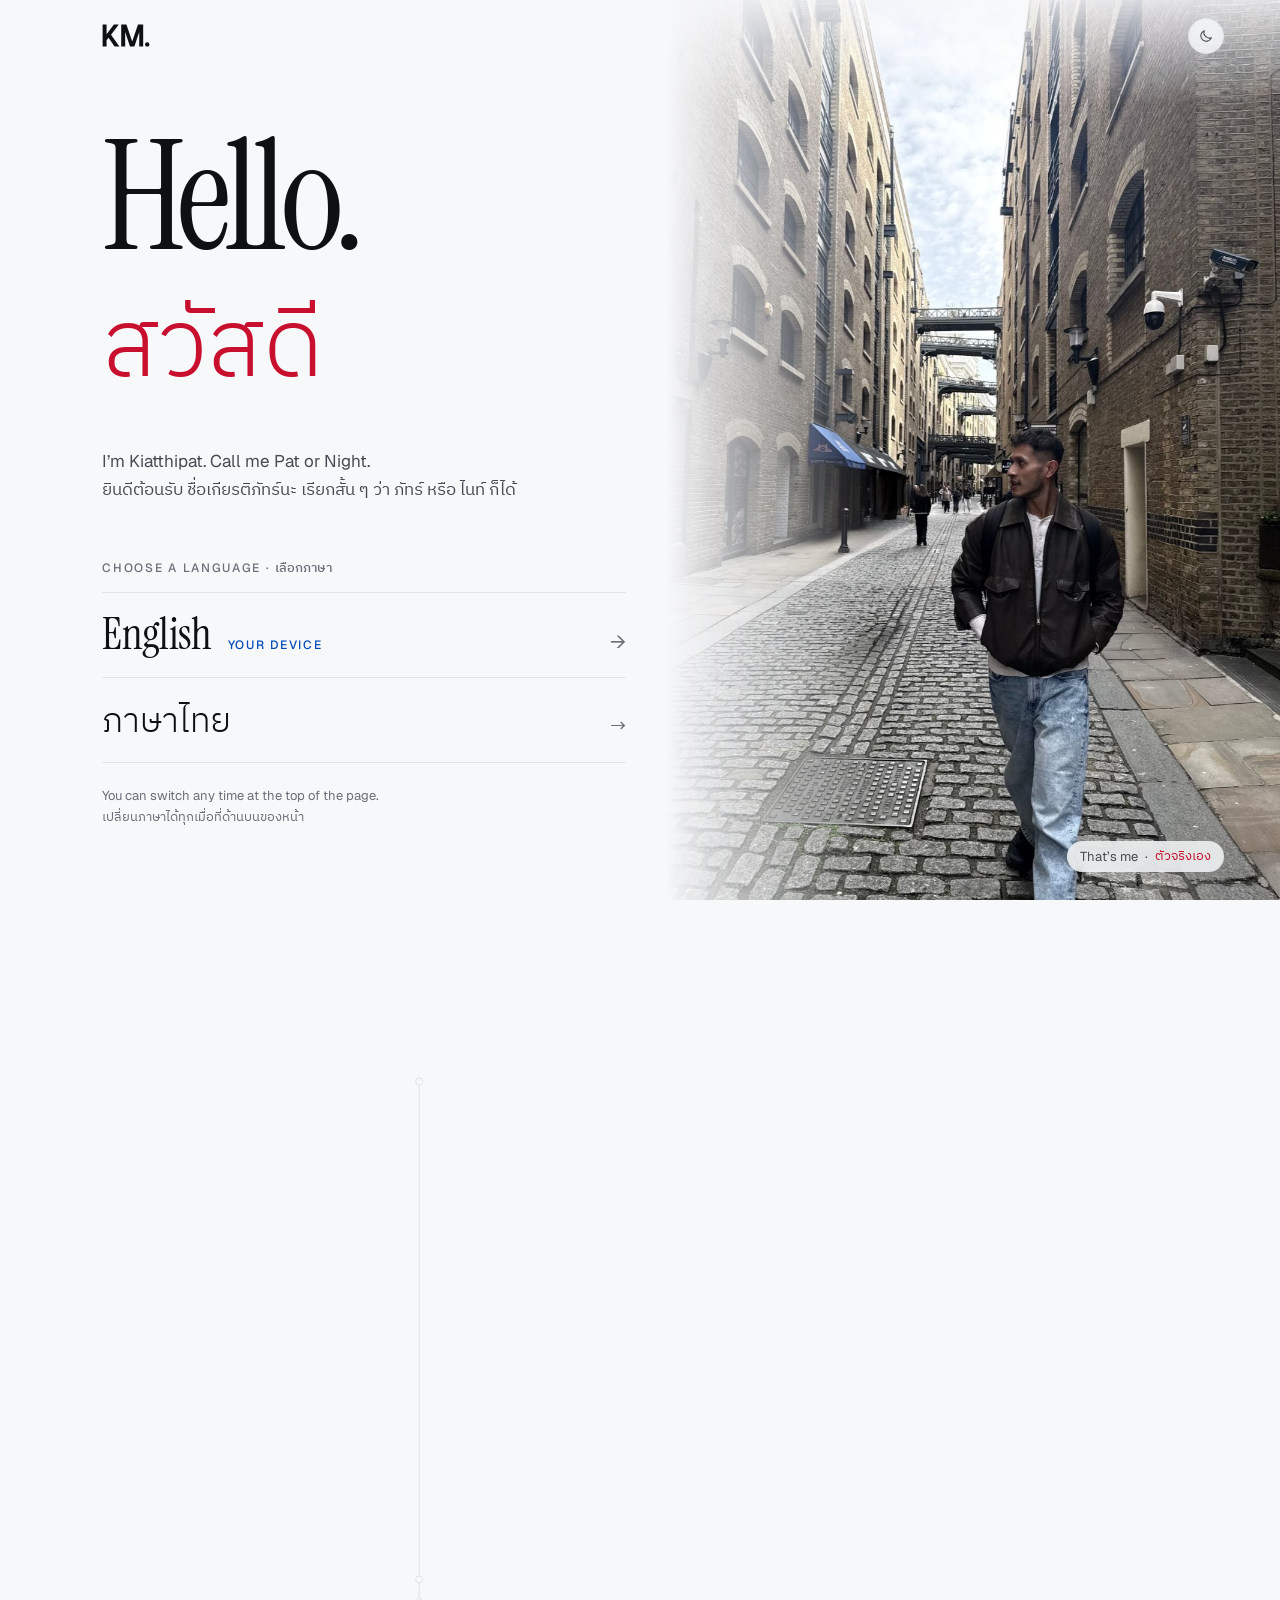
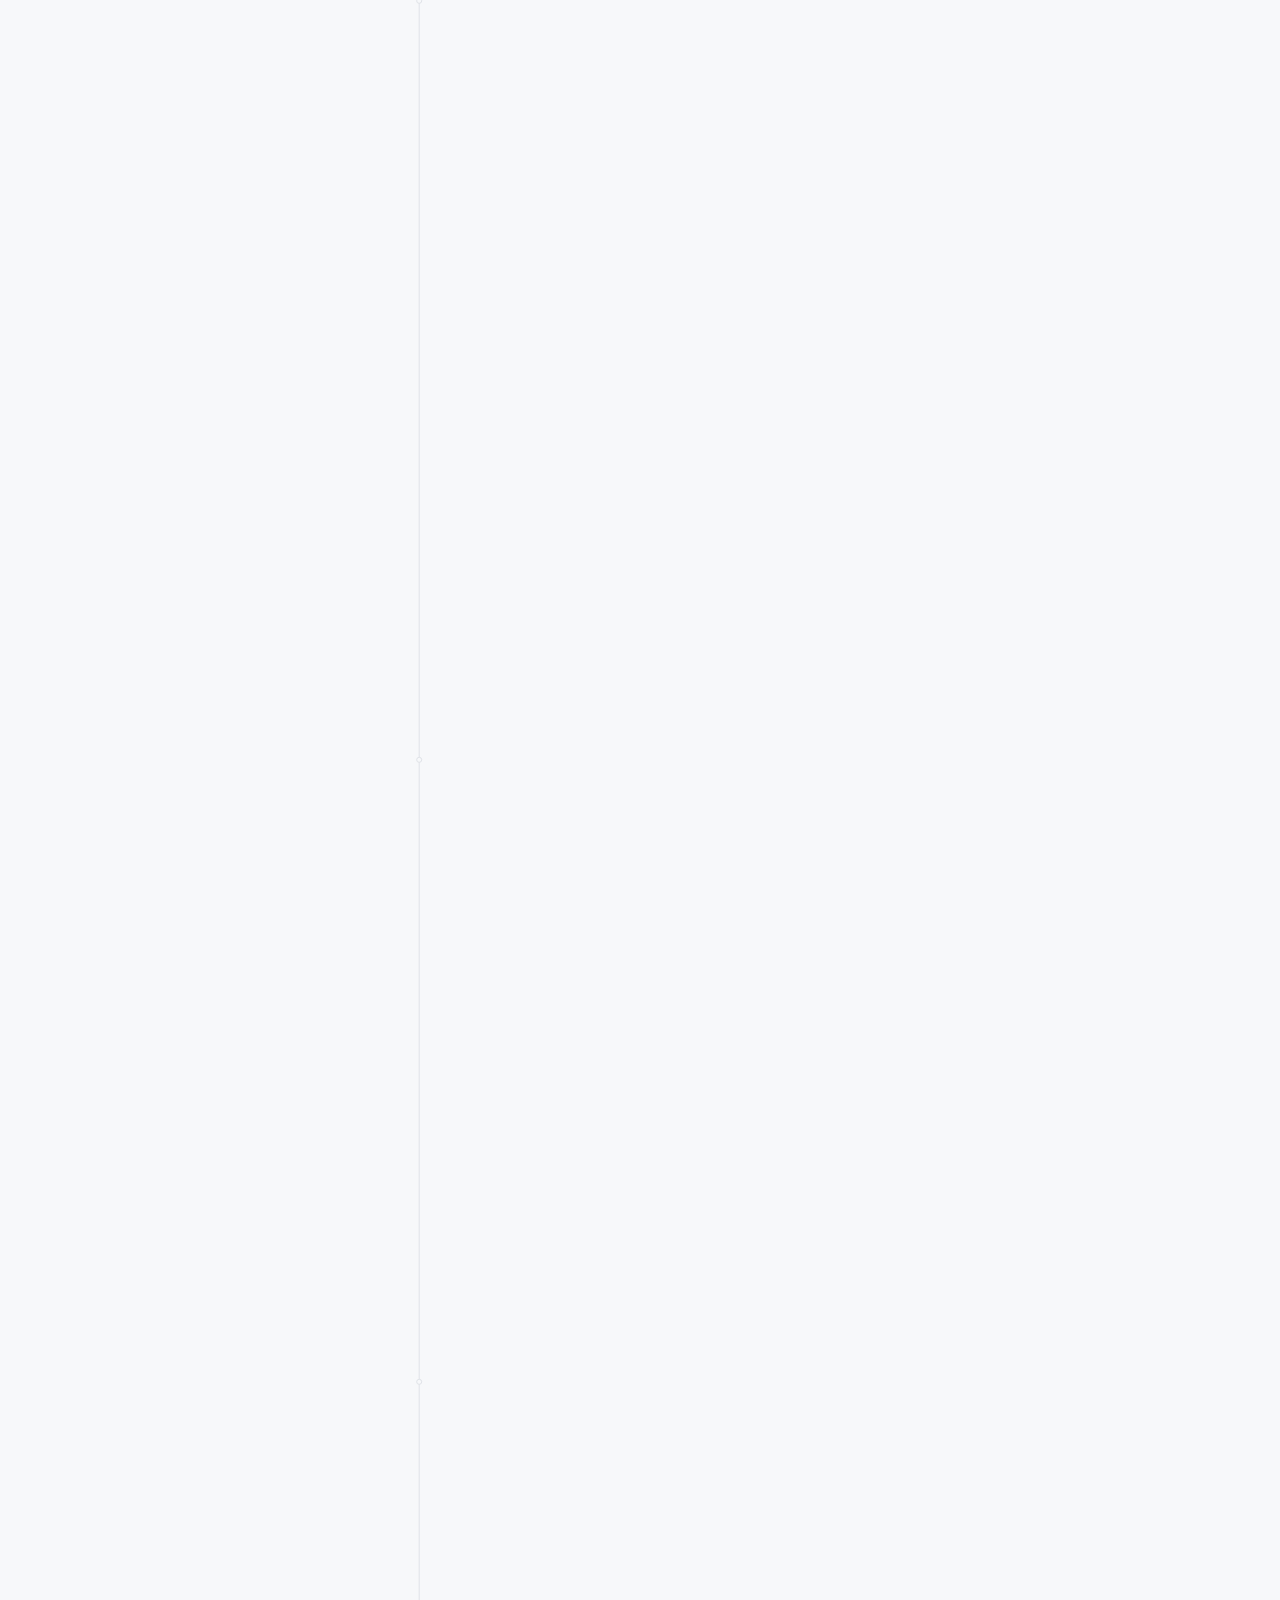
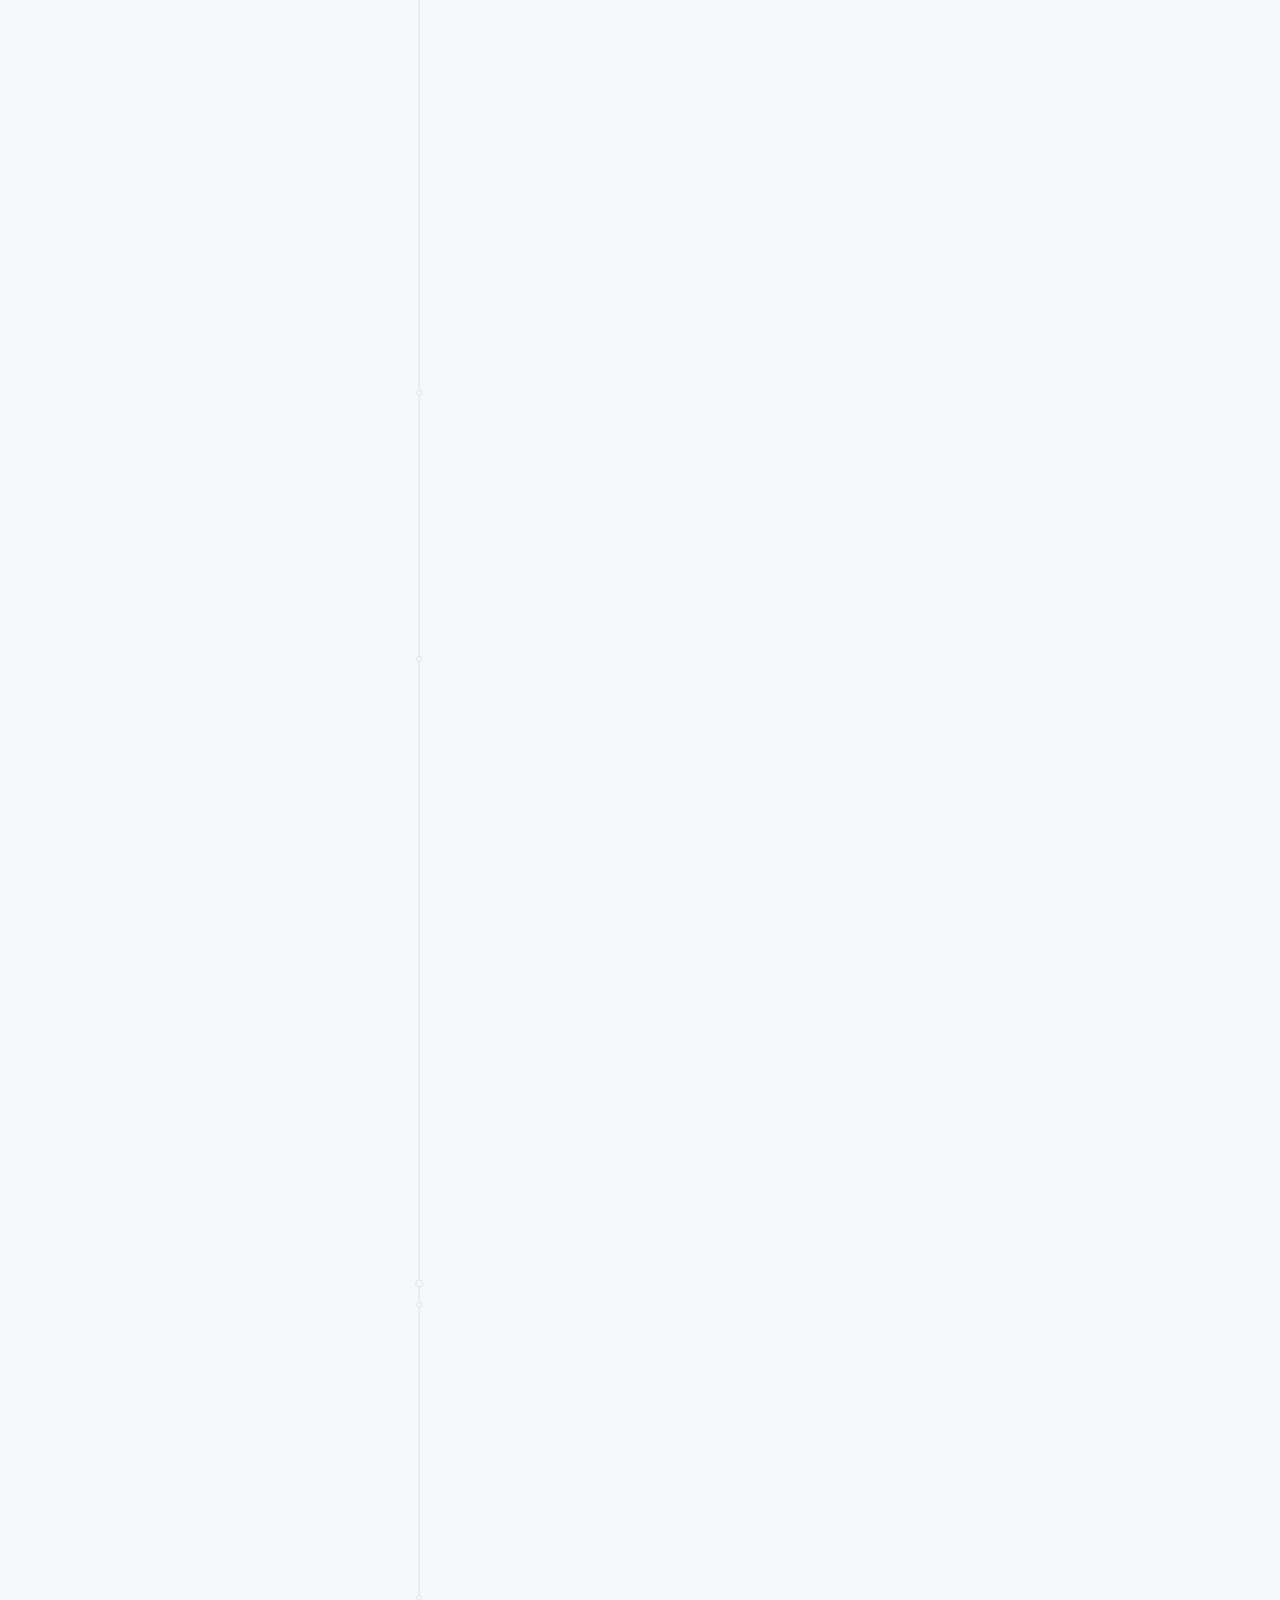
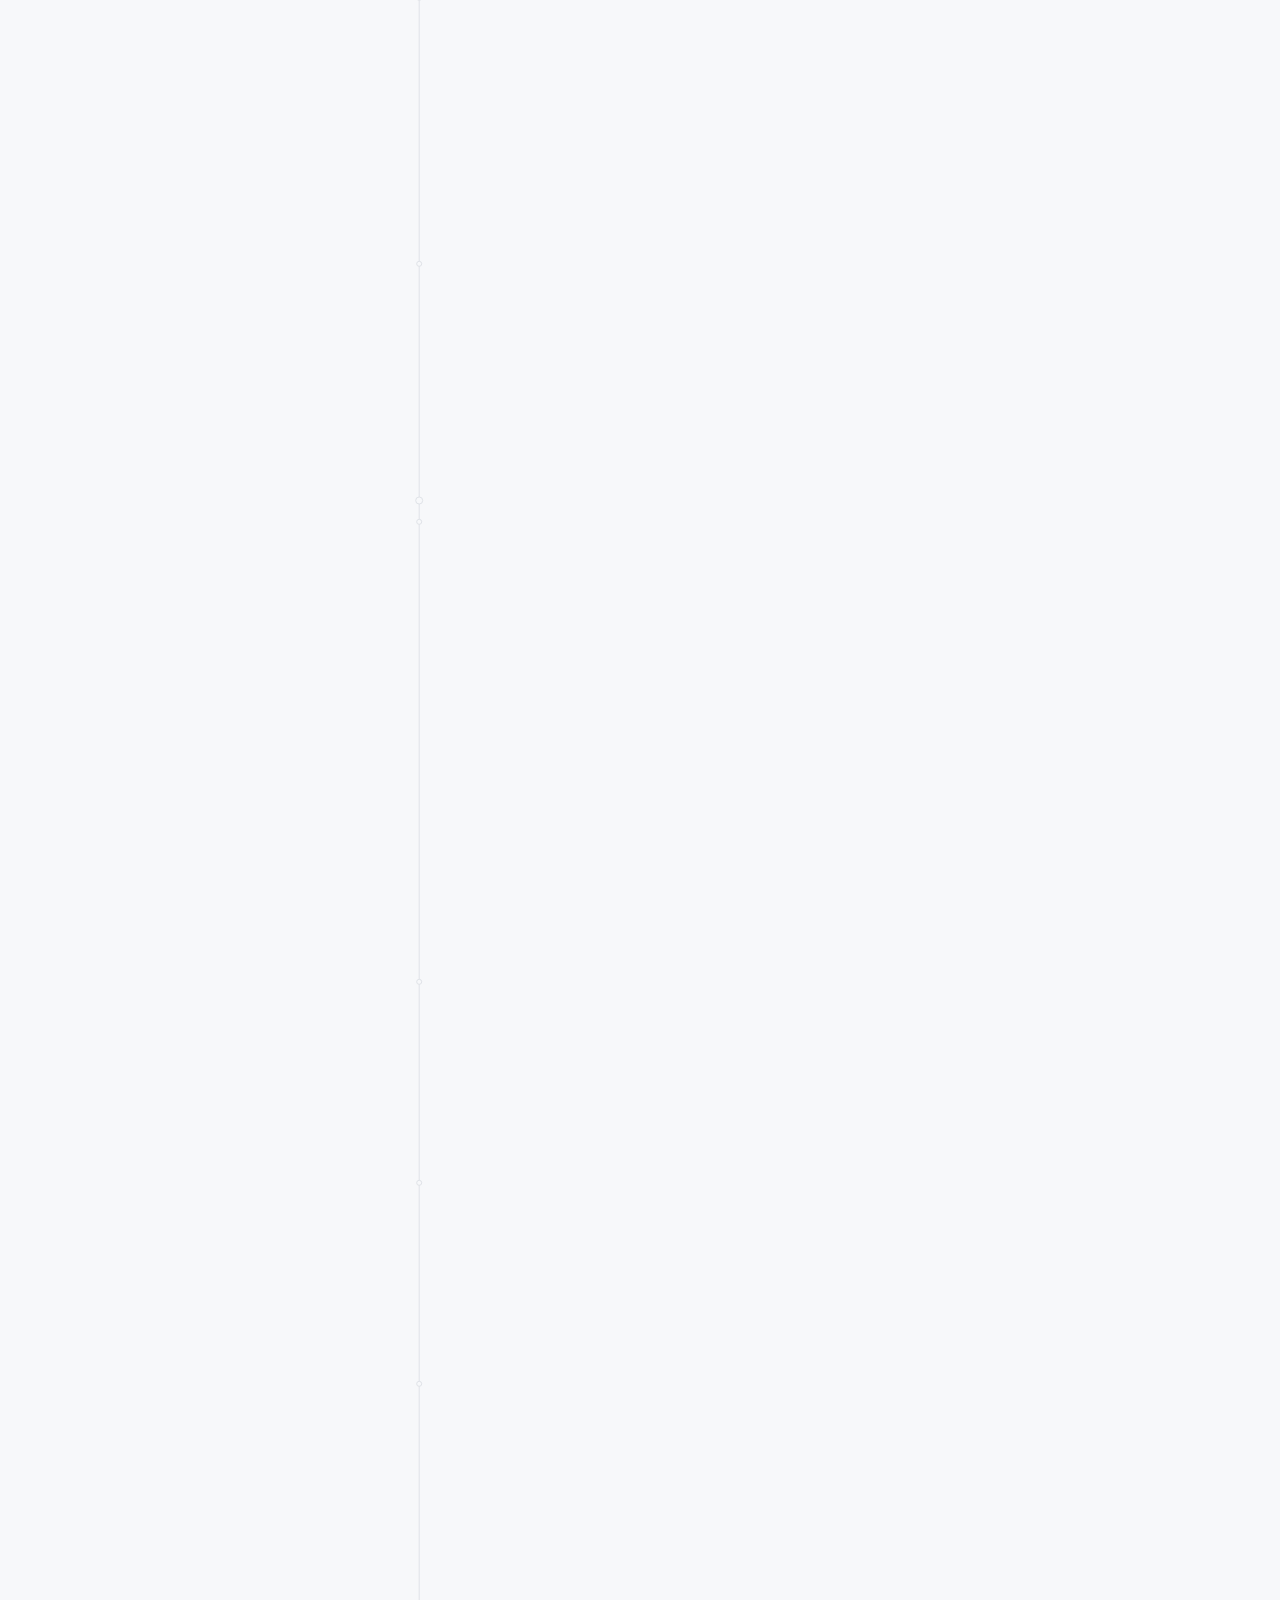
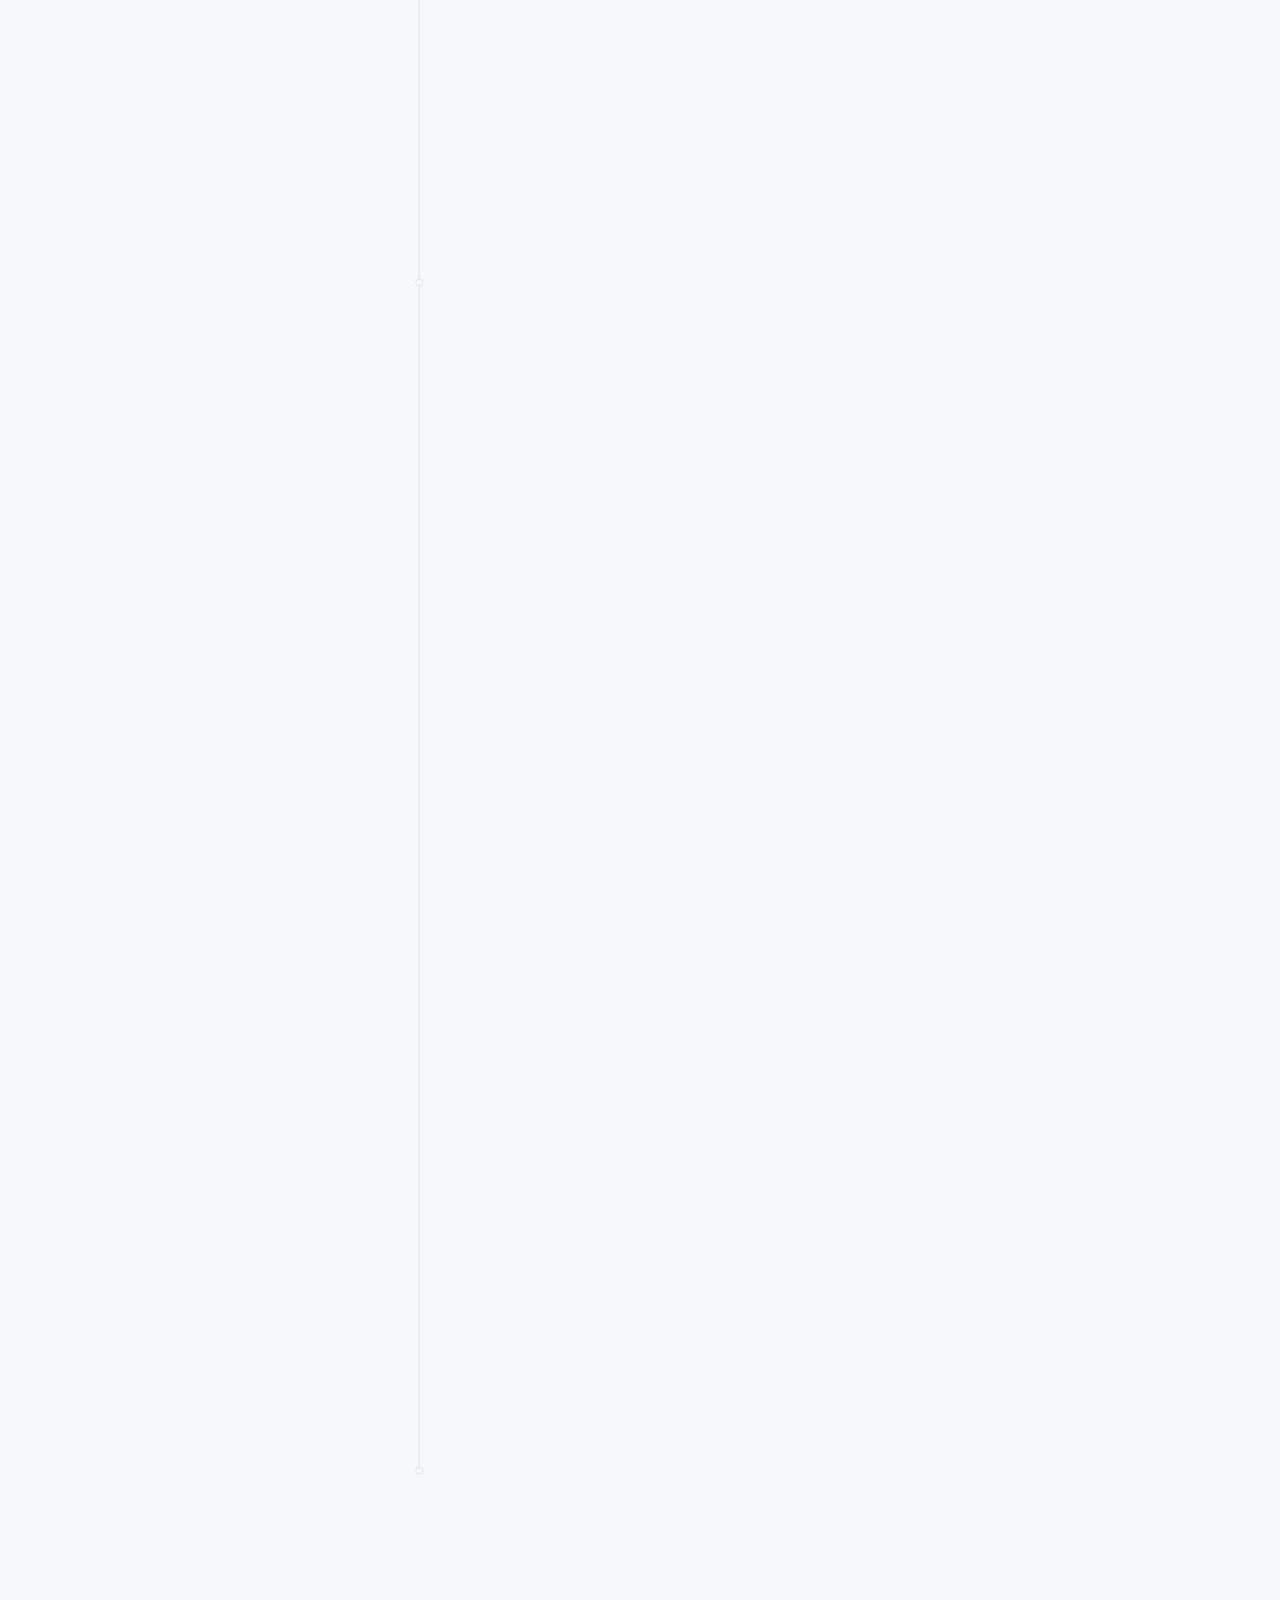
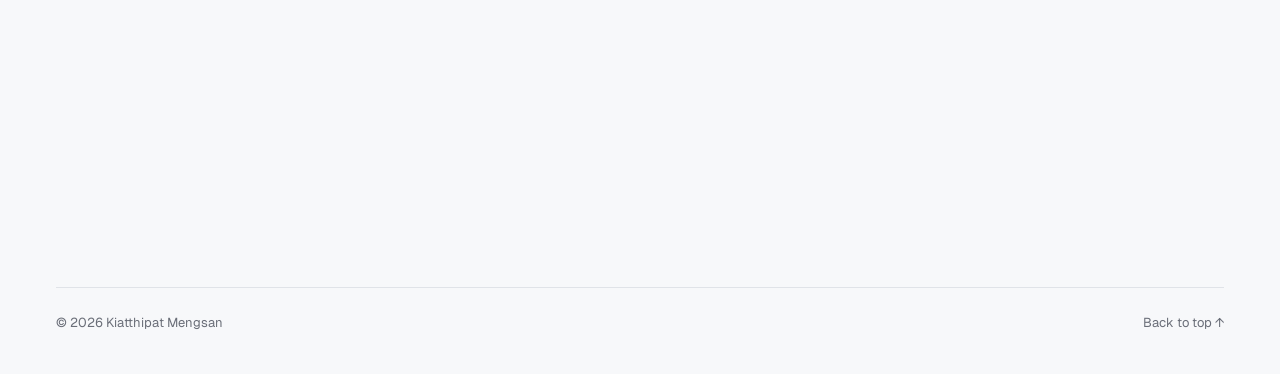
<file: resume-website/index.html>
<!doctype html>
<html lang="en">
<head>
  <meta charset="utf-8">
  <meta name="viewport" content="width=device-width, initial-scale=1">
  <title>Kiatthipat Mengsan — Thai–English Language &amp; Customer Service</title>
  <meta name="description" content="Kiatthipat Mengsan — Thai–English translation, interpreting, English tutoring and international customer service. PGDip in English Language, University of Liverpool.">
  <meta name="color-scheme" content="light dark">
  <!-- phone browser bar colour; theme.js keeps it in step with the toggle -->
  <meta name="theme-color" content="#F7F8FA">
  <meta property="og:type" content="profile">
  <meta property="og:title" content="Kiatthipat Mengsan">
  <meta property="og:description" content="Thai–English language, translation and international customer service professional.">
  <link rel="icon" href="favicon.svg" type="image/svg+xml">
  <link rel="icon" href="favicon-32.png" type="image/png" sizes="32x32">
  <link rel="apple-touch-icon" href="apple-touch-icon.png">
  <link rel="preconnect" href="https://fonts.googleapis.com">
  <link rel="preconnect" href="https://fonts.gstatic.com" crossorigin>
  <link href="https://fonts.googleapis.com/css2?family=Geist:wght@300..700&family=IBM+Plex+Sans+Thai:wght@300;400;500;600&family=Instrument+Serif:ital@0;1&display=swap" rel="stylesheet">
  <link rel="stylesheet" href="styles.css">
  <script>
    /* Language: ?lang=th in the link, else the visitor's saved choice,
       else Thai for Thai-language browsers, else English. */
    (function (d) {
      var l = null;
      try { l = new URLSearchParams(location.search).get('lang'); } catch (e) {}
      if (l !== 'th' && l !== 'en') { try { l = localStorage.getItem('lang'); } catch (e) {} }
      if (l !== 'th' && l !== 'en') l = (navigator.language || '').toLowerCase().indexOf('th') === 0 ? 'th' : 'en';
      d.setAttribute('data-lang', l);
      d.lang = l;
    })(document.documentElement);

    /* Welcome screen: for visitors who haven't chosen a language yet
       (nothing saved, no ?lang= in the link). ?welcome always shows it. */
    (function (d) {
      var q = null, saved = null;
      try { q = new URLSearchParams(location.search); } catch (e) { return; }
      try { saved = localStorage.getItem('lang'); } catch (e) {}
      if (q.has('welcome') || (!q.get('lang') && saved !== 'th' && saved !== 'en')) d.classList.add('gate-on');
    })(document.documentElement);

    /* Theme: the visitor's saved choice, otherwise their system setting.
       Runs before the page paints, so there is no flash of the wrong theme. */
    (function (d) {
      var t = null;
      try { t = localStorage.getItem('theme'); } catch (e) {}
      if (t !== 'light' && t !== 'dark') {
        t = window.matchMedia && matchMedia('(prefers-color-scheme: dark)').matches ? 'dark' : 'light';
      }
      d.setAttribute('data-theme', t);
    })(document.documentElement);

    /* Animations on, unless the visitor prefers reduced motion.
       If motion.js fails to load, show everything after 3 s. */
    (function (d) {
      if (window.matchMedia && matchMedia('(prefers-reduced-motion: reduce)').matches) return;
      d.classList.add('motion');
      setTimeout(function () { if (!window.__motionReady) d.classList.remove('motion'); }, 3000);
    })(document.documentElement);
  </script>
  <script src="i18n.js" defer></script>
  <script src="theme.js" defer></script>
  <script src="nav.js" defer></script>
  <script src="journey.js" defer></script>
  <script src="motion.js" defer></script>
  <script src="gallery.js" defer></script>
  <script src="snaps.js" defer></script>
  <script src="video.js" defer></script>
  <script src="gate.js" defer></script>
  <script type="application/ld+json">
  {
    "@context": "https://schema.org",
    "@type": "Person",
    "name": "Kiatthipat Mengsan",
    "alternateName": ["Pat", "Night", "เกียรติภัทร์ เม่งซ่าน", "ภัทร์", "ไนท์"],
    "image": "images/profile/sunset.jpg",
    "jobTitle": "Thai–English Language, Translation and International Customer Service Professional",
    "email": "mailto:kiatthipat@gmail.com",
    "address": { "@type": "PostalAddress", "addressLocality": "Trang", "addressCountry": "TH" },
    "sameAs": ["https://www.linkedin.com/in/kiatthipat-mengsan-0b6121152"],
    "knowsLanguage": ["th", "en", "es"],
    "alumniOf": [
      { "@type": "CollegeOrUniversity", "name": "University of Liverpool" },
      { "@type": "CollegeOrUniversity", "name": "Kasetsart University" },
      { "@type": "CollegeOrUniversity", "name": "Ramkhamhaeng University" }
    ]
  }
  </script>
</head>
<body>
  <!--
    Every piece of text appears twice, side by side:
      <span data-l="en">English</span><span data-l="th" lang="th">ภาษาไทย</span>
    Only the language that's switched on is shown. To edit the Thai
    version, change the data-l="th" text next to the English one.
  -->

  <!-- ============ WELCOME SCREEN ============
       Shown first to visitors who haven't picked a language yet (gate.js).
       It shows both languages at once, so it doesn't use data-l.
       Add ?welcome to the address to see it again. -->
  <div class="gate" id="welcome" role="dialog" aria-modal="true" aria-labelledby="gate-hello" aria-describedby="gate-ask" tabindex="-1">
    <div class="gate-top">
      <p class="gate-brand" aria-hidden="true"><svg class="logo" viewBox="-1 -1 79 38" aria-hidden="true" focusable="false"><path d="M0 0H6.5V16L18.5 0H26.5L13.8 16.6L27.5 36H19.6L9.7 21.6L6.5 25.8V36H0Z"/><path d="M30.5 0H39L48.5 27.5L58 0H66.5V36H60V12L52.1 36H44.9L37 12V36H30.5Z"/><circle class="logo-dot" cx="73.1" cy="32.4" r="3.6"/></svg></p>
      <button class="theme-toggle gate-theme" type="button" data-theme-toggle aria-pressed="false" aria-label="Dark mode / โหมดมืด" title="Light or dark follows your device. Tap to switch.">
        <svg class="icon-moon" viewBox="0 0 24 24" fill="none" stroke="currentColor" stroke-width="1.6" stroke-linecap="round" stroke-linejoin="round" aria-hidden="true"><path d="M20 14.6A8.2 8.2 0 0 1 9.4 4a8.2 8.2 0 1 0 10.6 10.6Z"/></svg>
        <svg class="icon-sun" viewBox="0 0 24 24" fill="none" stroke="currentColor" stroke-width="1.6" stroke-linecap="round" stroke-linejoin="round" aria-hidden="true"><circle cx="12" cy="12" r="4"/><path d="M12 2.5v2M12 19.5v2M4.6 4.6 6 6M18 18l1.4 1.4M2.5 12h2M19.5 12h2M4.6 19.4 6 18M18 6l1.4-1.4"/></svg>
      </button>
    </div>
    <div class="gate-inner">
      <div class="gate-layout">
        <div class="gate-main">
          <p class="gate-hello" id="gate-hello">
            <span class="line"><span lang="en">Hello.</span></span>
            <span class="line line-th"><span lang="th">สวัสดี</span></span>
          </p>
          <p class="gate-intro">
            <span lang="en">I’m Kiatthipat. Call me Pat or Night.</span>
            <span lang="th">ยินดีต้อนรับ ชื่อเกียรติภัทร์นะ เรียกสั้น ๆ ว่า ภัทร์ หรือ ไนท์ ก็ได้</span>
          </p>
          <div class="gate-choose">
            <p class="gate-ask label" id="gate-ask"><span lang="en">Choose a language</span> <span aria-hidden="true">·</span> <span lang="th">เลือกภาษา</span></p>
            <ul class="gate-choices">
              <li><a class="gate-choice" href="?lang=en" data-choose="en" lang="en" aria-label="English"><span class="gate-choice-name">English</span><span class="gate-hint label">Your device</span><span class="gate-arrow" aria-hidden="true">→</span></a></li>
              <li><a class="gate-choice" href="?lang=th" data-choose="th" lang="th" aria-label="ภาษาไทย (Thai)"><span class="gate-choice-name">ภาษาไทย</span><span class="gate-hint label">ภาษาในเครื่องคุณ</span><span class="gate-arrow" aria-hidden="true">→</span></a></li>
            </ul>
          </div>
          <p class="gate-foot">
            <span lang="en">You can switch any time at the top of the page.</span>
            <span lang="th">เปลี่ยนภาษาได้ทุกเมื่อที่ด้านบนของหน้า</span>
          </p>
        </div>
      </div>
    </div>
    <!-- the street photo behind the greeting: a band across the top on phones,
         the right-hand side on wider screens. It drifts slowly, and with a
         mouse it leans a little as the pointer moves (gate.js). -->
    <figure class="gate-photo">
      <div class="gate-photo-frame"><div class="gate-photo-drift"><img src="images/profile/street.jpg" alt="Kiatthipat (Pat) walking down a cobbled street between old brick warehouses in London" width="1125" height="1500" loading="lazy" decoding="async"></div></div>
      <figcaption><span lang="en">That’s me</span><span aria-hidden="true">·</span><span lang="th">ตัวจริงเอง</span></figcaption>
    </figure>
  </div>

  <a class="skip" href="#main"><span data-l="en">Skip to content</span><span data-l="th" lang="th">ข้ามไปยังเนื้อหา</span></a>

  <nav class="nav" aria-label="Main" data-th-aria-label="เมนูหลัก">
    <div class="wrap">
      <a class="brand" href="#top" aria-label="Kiatthipat Mengsan" data-th-aria-label="เกียรติภัทร์ เม่งซ่าน"><svg class="logo" viewBox="-1 -1 79 38" aria-hidden="true" focusable="false"><path d="M0 0H6.5V16L18.5 0H26.5L13.8 16.6L27.5 36H19.6L9.7 21.6L6.5 25.8V36H0Z"/><path d="M30.5 0H39L48.5 27.5L58 0H66.5V36H60V12L52.1 36H44.9L37 12V36H30.5Z"/><circle class="logo-dot" cx="73.1" cy="32.4" r="3.6"/></svg></a>
      <ul class="nav-links">
        <li><a href="#about"><span data-l="en">About</span><span data-l="th" lang="th">เกี่ยวกับ</span></a></li>
        <li><a href="#experience"><span data-l="en">Experience</span><span data-l="th" lang="th">ประสบการณ์</span></a></li>
        <li><a href="#education"><span data-l="en">Education</span><span data-l="th" lang="th">การศึกษา</span></a></li>
        <li><a href="#leadership"><span data-l="en">Leadership</span><span data-l="th" lang="th">กิจกรรม</span></a></li>
        <li><a href="#skills"><span data-l="en">Skills</span><span data-l="th" lang="th">ทักษะ</span></a></li>
        <li><a href="#contact"><span data-l="en">Contact</span><span data-l="th" lang="th">ติดต่อ</span></a></li>
      </ul>
      <div class="nav-tools">
        <div class="lang-switch" role="group" aria-label="Language / ภาษา">
          <button type="button" data-set-lang="en" lang="en" aria-pressed="true">EN</button>
          <span class="lang-sep" aria-hidden="true">/</span>
          <button type="button" data-set-lang="th" lang="th" aria-pressed="false">ไทย</button>
        </div>
        <button class="theme-toggle" type="button" data-theme-toggle aria-label="Dark mode" data-th-aria-label="โหมดมืด" aria-pressed="false">
          <svg class="icon-moon" viewBox="0 0 24 24" fill="none" stroke="currentColor" stroke-width="1.6" stroke-linecap="round" stroke-linejoin="round" aria-hidden="true"><path d="M20 14.6A8.2 8.2 0 0 1 9.4 4a8.2 8.2 0 1 0 10.6 10.6Z"/></svg>
          <svg class="icon-sun" viewBox="0 0 24 24" fill="none" stroke="currentColor" stroke-width="1.6" stroke-linecap="round" stroke-linejoin="round" aria-hidden="true"><circle cx="12" cy="12" r="4"/><path d="M12 2.5v2M12 19.5v2M4.6 4.6 6 6M18 18l1.4 1.4M2.5 12h2M19.5 12h2M4.6 19.4 6 18M18 6l1.4-1.4"/></svg>
        </button>
        <button class="menu-toggle" type="button" aria-expanded="false" aria-controls="mobile-menu" aria-label="Menu" data-th-aria-label="เมนู">
          <span class="menu-icon" aria-hidden="true"><span></span><span></span></span>
        </button>
      </div>
    </div>

    <!-- Phone menu (nav.js) -->
    <div class="mobile-menu" id="mobile-menu" hidden>
      <ul>
        <li><a href="#about"><span data-l="en">About</span><span data-l="th" lang="th">เกี่ยวกับ</span></a></li>
        <li><a href="#experience"><span data-l="en">Experience</span><span data-l="th" lang="th">ประสบการณ์</span></a></li>
        <li><a href="#education"><span data-l="en">Education</span><span data-l="th" lang="th">การศึกษา</span></a></li>
        <li><a href="#leadership"><span data-l="en">Leadership &amp; activities</span><span data-l="th" lang="th">ภาวะผู้นำและกิจกรรม</span></a></li>
        <li><a href="#skills"><span data-l="en">Skills</span><span data-l="th" lang="th">ทักษะ</span></a></li>
        <li><a href="#contact"><span data-l="en">Contact</span><span data-l="th" lang="th">ติดต่อ</span></a></li>
      </ul>
      <button class="menu-theme" type="button" data-theme-toggle aria-pressed="false">
        <svg class="icon-moon" viewBox="0 0 24 24" fill="none" stroke="currentColor" stroke-width="1.6" stroke-linecap="round" stroke-linejoin="round" aria-hidden="true"><path d="M20 14.6A8.2 8.2 0 0 1 9.4 4a8.2 8.2 0 1 0 10.6 10.6Z"/></svg>
        <svg class="icon-sun" viewBox="0 0 24 24" fill="none" stroke="currentColor" stroke-width="1.6" stroke-linecap="round" stroke-linejoin="round" aria-hidden="true"><circle cx="12" cy="12" r="4"/><path d="M12 2.5v2M12 19.5v2M4.6 4.6 6 6M18 18l1.4 1.4M2.5 12h2M19.5 12h2M4.6 19.4 6 18M18 6l1.4-1.4"/></svg>
        <span data-l="en">Dark mode</span><span data-l="th" lang="th">โหมดมืด</span>
      </button>
    </div>
  </nav>

  <main id="main">
    <!-- Journey line: drawn by journey.js as you scroll -->
    <svg class="journey" aria-hidden="true" focusable="false">
      <path class="journey-track"/>
      <path class="journey-line"/>
      <g class="journey-nodes"></g>
      <g class="journey-head is-hidden">
        <circle class="journey-halo" r="12"/>
        <circle class="journey-dot" r="3"/>
      </g>
    </svg>

    <!-- ============ HERO ============ -->
    <header class="hero" id="top">
      <div class="wrap hero-grid">
        <div class="hero-text">
          <p class="eyebrow"><span data-l="en">Thai–English language, translation &amp; international customer service</span><span data-l="th" lang="th">ภาษาไทย–อังกฤษ การแปล และงานบริการลูกค้าระดับนานาชาติ</span></p>
          <h1 class="hero-name"><span data-l="en"><span class="line"><span>Kiatthipat</span></span> <span class="line"><span>Mengsan</span></span></span><span data-l="th" lang="th"><span class="line"><span>เกียรติภัทร์</span></span> <span class="line"><span>เม่งซ่าน</span></span></span></h1>
          <p class="hero-name-alt"><span data-l="en" lang="th">เกียรติภัทร์ เม่งซ่าน</span><span data-l="th">Kiatthipat Mengsan</span></p>
          <p class="hero-aka"><span data-l="en">Call me Pat or Night.</span><span data-l="th" lang="th">เรียกสั้น ๆ ว่า ภัทร์ หรือ ไนท์ ก็ได้</span></p>
          <p class="role-line">
            <span data-l="en">I translate, interpret, teach English and look after guests — in <em>Thai and English</em>.</span>
            <span data-l="th" lang="th">งานแปล งานล่าม สอนภาษาอังกฤษ และดูแลลูกค้า — ได้ทั้ง<em>ภาษาไทยและอังกฤษ</em></span>
          </p>
          <!-- contact line: printed in the PDF only -->
          <p class="hero-meta print-block">
            <span class="meta-item"><span data-l="en">Trang, Thailand · open to relocation</span><span data-l="th" lang="th">ตรัง ประเทศไทย · พร้อมย้ายที่ทำงาน</span></span>
            <span class="meta-item">kiatthipat@gmail.com</span>
            <span class="meta-item">linkedin.com/in/kiatthipat-mengsan-0b6121152</span>
          </p>
          <div class="actions">
            <a class="btn" href="mailto:kiatthipat@gmail.com"><span data-l="en">Email me</span><span data-l="th" lang="th">ส่งอีเมล</span></a>
            <a class="link-arrow" href="resume.pdf" download="Kiatthipat_Mengsan_Resume.pdf" data-th-href="resume-th.pdf" data-th-download="Kiatthipat_Mengsan_Resume_TH.pdf"><span data-l="en">Download my resume</span><span data-l="th" lang="th">ดาวน์โหลดเรซูเม่</span> <span aria-hidden="true">↓</span></a>
          </div>
          <!-- languages: the greeting changes every few seconds (motion.js) -->
          <div class="hero-langs">
            <span class="greet" aria-hidden="true">Hello</span>
            <ul class="lang-chips" aria-label="Languages" data-th-aria-label="ภาษาที่พูดได้">
              <li class="is-active" data-lang="EN">English</li>
              <li data-lang="TH" lang="th">ไทย</li>
              <li data-lang="ES" lang="es">Español</li>
            </ul>
          </div>
        </div>

        <div class="hero-media">
          <!-- Photos: one at a time, cross-fading every few seconds (snaps.js);
               a click or tap shows the next. To change one, swap the image and
               its caption; to add one, copy a <figure> and update the numbers. -->
          <div class="portrait">
            <figure class="snap is-current">
              <div class="snap-frame"><img src="images/profile/sunset.jpg" alt="Kiatthipat (Pat) smiling by a lake at sunset" data-th-alt="เกียรติภัทร์ (ภัทร์) ยิ้มอยู่ริมทะเลสาบตอนพระอาทิตย์ตก" width="520" height="650"></div>
              <figcaption class="snap-cap"><span class="snap-num">01 / 10</span><span><span data-l="en">That’s me</span><span data-l="th" lang="th">ตัวจริงเอง</span></span></figcaption>
            </figure>
            <figure class="snap" aria-hidden="true">
              <div class="snap-frame"><img src="images/profile/wood-room.jpg" alt="Pat standing in a wood-panelled room with stained-glass windows" data-th-alt="ภัทร์ ยืนอยู่ในห้องผนังไม้ที่มีหน้าต่างกระจกสี" width="520" height="650"></div>
              <figcaption class="snap-cap"><span class="snap-num">02 / 10</span><span><span data-l="en">Smart casual</span><span data-l="th" lang="th">ลุคสุภาพ</span></span></figcaption>
            </figure>
            <figure class="snap" aria-hidden="true">
              <div class="snap-frame"><img src="images/profile/library.jpg" alt="Pat and two friends posing in a wood-panelled library" data-th-alt="ภัทร์ กับเพื่อนสองคนโพสท่าในห้องสมุดผนังไม้" width="520" height="650" loading="lazy"></div>
              <figcaption class="snap-cap"><span class="snap-num">03 / 10</span><span><span data-l="en">Library crew</span><span data-l="th" lang="th">แก๊งห้องสมุด</span></span></figcaption>
            </figure>
            <figure class="snap" aria-hidden="true">
              <div class="snap-frame"><img src="images/profile/london.jpg" alt="Pat in front of Buckingham Palace in London" data-th-alt="ภัทร์ ที่หน้าพระราชวังบักกิงแฮม ลอนดอน" width="520" height="650" loading="lazy"></div>
              <figcaption class="snap-cap"><span class="snap-num">04 / 10</span><span><span data-l="en">Hello, London</span><span data-l="th" lang="th">ลอนดอนจ้า</span></span></figcaption>
            </figure>
            <figure class="snap" aria-hidden="true">
              <div class="snap-frame"><img src="images/profile/museum.jpg" alt="Pat leaning on a balcony inside a museum" data-th-alt="ภัทร์ ยืนพิงระเบียงในพิพิธภัณฑ์" width="520" height="650" loading="lazy"></div>
              <figcaption class="snap-cap"><span class="snap-num">05 / 10</span><span><span data-l="en">Museum day</span><span data-l="th" lang="th">เที่ยวมิวเซียม</span></span></figcaption>
            </figure>
            <figure class="snap" aria-hidden="true">
              <div class="snap-frame"><img src="images/profile/wizard.jpg" alt="Pat in a pointed wizard hat, sitting at a wooden desk with a big open book" data-th-alt="ภัทร์ สวมหมวกพ่อมดทรงแหลม นั่งที่โต๊ะไม้พร้อมหนังสือเล่มใหญ่ที่เปิดอยู่" width="520" height="650" loading="lazy"></div>
              <figcaption class="snap-cap"><span class="snap-num">06 / 10</span><span><span data-l="en">Wizard for a day</span><span data-l="th" lang="th">เป็นพ่อมดหนึ่งวัน</span></span></figcaption>
            </figure>
            <figure class="snap" aria-hidden="true">
              <div class="snap-frame"><img src="images/profile/work-family.jpg" alt="Pat in a red University Housing T-shirt, cheek to cheek with a smiling colleague" data-th-alt="ภัทร์ ในเสื้อยืดสีแดงของหอพักมหาวิทยาลัย ยืนแนบแก้มกับเพื่อนร่วมงานที่ยิ้มอยู่" width="520" height="650" loading="lazy"></div>
              <figcaption class="snap-cap"><span class="snap-num">07 / 10</span><span><span data-l="en">Work family</span><span data-l="th" lang="th">ครอบครัวที่ทำงาน</span></span></figcaption>
            </figure>
            <figure class="snap" aria-hidden="true">
              <div class="snap-frame"><img src="images/profile/break.jpg" alt="Selfie of Pat with two University Housing colleagues on a sunny break" data-th-alt="ภัทร์ ถ่ายเซลฟี่กับเพื่อนร่วมงานหอพักมหาวิทยาลัยสองคนช่วงพักกลางแดด" width="520" height="650" loading="lazy"></div>
              <figcaption class="snap-cap"><span class="snap-num">08 / 10</span><span><span data-l="en">On a break</span><span data-l="th" lang="th">พักเบรกแป๊บ</span></span></figcaption>
            </figure>
            <figure class="snap" aria-hidden="true">
              <div class="snap-frame"><img src="images/profile/lakeside.jpg" alt="Pat with two friends by a lake at sunset" data-th-alt="ภัทร์ กับเพื่อนสองคนริมทะเลสาบตอนพระอาทิตย์ตก" width="520" height="650" loading="lazy"></div>
              <figcaption class="snap-cap"><span class="snap-num">09 / 10</span><span><span data-l="en">Sunset with the boys</span><span data-l="th" lang="th">ยามเย็นกับแก๊งเพื่อน</span></span></figcaption>
            </figure>
            <figure class="snap" aria-hidden="true">
              <div class="snap-frame"><img src="images/profile/edinburgh.jpg" alt="Pat and a friend making peace signs on a balcony above a grand museum hall in Edinburgh" data-th-alt="ภัทร์ กับเพื่อนชูสองนิ้วบนระเบียงเหนือโถงพิพิธภัณฑ์ในเอดินบะระ" width="520" height="650" loading="lazy"></div>
              <figcaption class="snap-cap"><span class="snap-num">10 / 10</span><span><span data-l="en">Peace from Edinburgh</span><span data-l="th" lang="th">ส่งความสุขจากเอดินบะระ</span></span></figcaption>
            </figure>
            <button class="snap-next" type="button" aria-label="Show the next photo" data-th-aria-label="ดูรูปถัดไป"></button>
          </div>
        </div>
      </div>
    </header>

    <!-- A slow band of what I do, in both languages (decorative; motion.js / CSS) -->
    <div class="marquee" aria-hidden="true">
      <div class="marquee-track">
        <div class="marquee-group"><span class="mq" lang="en">Translation</span><span class="mq-dot"></span><span class="mq" lang="th">การแปล</span><span class="mq-dot"></span><span class="mq" lang="en">Interpreting</span><span class="mq-dot"></span><span class="mq" lang="th">งานล่าม</span><span class="mq-dot"></span><span class="mq" lang="en">English tutoring</span><span class="mq-dot"></span><span class="mq" lang="th">สอนภาษาอังกฤษ</span><span class="mq-dot"></span><span class="mq" lang="en">Customer service</span><span class="mq-dot"></span><span class="mq" lang="th">งานบริการลูกค้า</span><span class="mq-dot"></span><span class="mq" lang="en">Visa support</span><span class="mq-dot"></span><span class="mq" lang="th">เอกสารวีซ่า</span><span class="mq-dot"></span></div>
        <div class="marquee-group"><span class="mq" lang="en">Translation</span><span class="mq-dot"></span><span class="mq" lang="th">การแปล</span><span class="mq-dot"></span><span class="mq" lang="en">Interpreting</span><span class="mq-dot"></span><span class="mq" lang="th">งานล่าม</span><span class="mq-dot"></span><span class="mq" lang="en">English tutoring</span><span class="mq-dot"></span><span class="mq" lang="th">สอนภาษาอังกฤษ</span><span class="mq-dot"></span><span class="mq" lang="en">Customer service</span><span class="mq-dot"></span><span class="mq" lang="th">งานบริการลูกค้า</span><span class="mq-dot"></span><span class="mq" lang="en">Visa support</span><span class="mq-dot"></span><span class="mq" lang="th">เอกสารวีซ่า</span><span class="mq-dot"></span></div>
      </div>
    </div>

    <!-- ============ ABOUT ============ -->
    <section class="section" id="about" aria-labelledby="about-h">
      <div class="wrap split">
        <header class="section-title"><p class="section-num" aria-hidden="true">01</p><h2 id="about-h"><span data-l="en">About</span><span data-l="th" lang="th">เกี่ยวกับ</span></h2></header>
        <div class="section-body">
          <div class="prose">
            <p><span data-l="en">I'm a Thai–English language and customer service professional with a Postgraduate Diploma in English Language from the University of Liverpool, a BA in English (Minor in Translation and Interpreting) and a Bachelor of Political Science in International Relations.</span><span data-l="th" lang="th">ทำงานด้านภาษาไทย–อังกฤษและงานบริการลูกค้า สำเร็จการศึกษาระดับประกาศนียบัตรบัณฑิต สาขาภาษาอังกฤษ จากมหาวิทยาลัยลิเวอร์พูล ศิลปศาสตรบัณฑิต สาขาวิชาภาษาอังกฤษ (วิชาโทการแปลและการล่าม) และรัฐศาสตรบัณฑิต สาขาวิชาความสัมพันธ์ระหว่างประเทศ</span></p>
            <p><span data-l="en">My experience spans front-of-house hospitality in the United Kingdom, university residence services in the United States, and translation, English tutoring, academic writing support and interpreting in Thailand. I bring careful document handling, cross-cultural communication, research skills and calm, attentive service to international settings.</span><span data-l="th" lang="th">มีประสบการณ์งานบริการหน้าร้านในสหราชอาณาจักร งานบริการหอพักมหาวิทยาลัยในสหรัฐอเมริกา รวมถึงงานแปล สอนพิเศษภาษาอังกฤษ ให้คำปรึกษาด้านการเขียนเชิงวิชาการ และงานล่ามในประเทศไทย จุดเด่นคือความละเอียดรอบคอบในการจัดการเอกสาร การสื่อสารข้ามวัฒนธรรม ทักษะการค้นคว้าวิจัย และการให้บริการอย่างใจเย็นและเอาใจใส่ในบริบทนานาชาติ</span></p>
          </div>
        </div>
      </div>
    </section>

    <!-- ============ EXPERIENCE ============ -->
    <section class="section" id="experience" aria-labelledby="exp-h">
      <div class="wrap split">
        <header class="section-title"><p class="section-num" aria-hidden="true">02</p><h2 id="exp-h"><span data-l="en">Experience</span><span data-l="th" lang="th">ประสบการณ์</span></h2></header>
        <div class="section-body">
          <article class="entry">
            <header class="entry-head">
              <div>
                <h3 class="entry-title"><span data-l="en">Front of House Staff</span><span data-l="th" lang="th">พนักงานบริการหน้าร้าน</span></h3>
                <p class="entry-org"><span data-l="en">Chaba Chaba Thai Restaurant · Liverpool, United Kingdom</span><span data-l="th" lang="th">ร้านอาหารไทย Chaba Chaba · ลิเวอร์พูล สหราชอาณาจักร</span></p>
              </div>
              <p class="entry-when"><span data-l="en">May 2026 – Aug 2026</span><span data-l="th" lang="th">พ.ค. 2026 – ส.ค. 2026</span></p>
            </header>
            <ul class="entry-points">
              <li><span data-l="en">Welcomed local and international diners, took dine-in and phone orders, and recommended dishes, drinks and desserts to support sales.</span><span data-l="th" lang="th">ต้อนรับลูกค้าทั้งชาวท้องถิ่นและชาวต่างชาติ รับออร์เดอร์ทั้งในร้านและทางโทรศัพท์ และแนะนำอาหาร เครื่องดื่ม และของหวานเพื่อช่วยเพิ่มยอดขาย</span></li>
              <li><span data-l="en"><strong><mark class="hl">Built “Chaba Chaba”, a basic order-taking app</mark></strong>, on my own initiative to replace handwritten orders.</span><span data-l="th" lang="th"><strong><mark class="hl">สร้างแอปรับออร์เดอร์แบบพื้นฐาน “Chaba Chaba”</mark></strong> ขึ้นเองด้วยความริเริ่มส่วนตัว เพื่อใช้แทนการจดออร์เดอร์ด้วยลายมือ</span>
                <span class="aside-note" aria-hidden="true"><span data-l="en">Made this one myself.</span><span data-l="th" lang="th">อันนี้ทำเองทั้งหมด</span></span></li>
              <li><span data-l="en">Worked closely with kitchen and front-of-house colleagues to handle guest requests and keep service running smoothly at busy times.</span><span data-l="th" lang="th">ทำงานร่วมกับทีมครัวและทีมหน้าร้านอย่างใกล้ชิด เพื่อดูแลคำขอของลูกค้าและให้บริการเป็นไปอย่างราบรื่นในช่วงที่ลูกค้าหนาแน่น</span></li>
            </ul>

            <!-- A short silent tour of the app, shown on a phone. It plays by
                 itself while on screen (see video.js); the button pauses it. -->
            <figure class="app-demo">
              <div class="phone">
                <video class="phone-screen" controls muted loop playsinline preload="none" poster="images/chaba/walkthrough-poster.jpg" width="480" height="1006" aria-label="A 20-second tour of the Chaba Chaba app on a phone: setting up a table, adding dishes for each guest, reviewing the order and preparing the kitchen ticket" data-th-aria-label="วิดีโอ 20 วินาทีพาชมแอป Chaba Chaba บนโทรศัพท์: ตั้งค่าโต๊ะ เพิ่มอาหารให้ลูกค้าแต่ละคน ตรวจทานออร์เดอร์ และเตรียมใบสั่งอาหารสำหรับครัว">
                  <source src="images/chaba/walkthrough.mp4" type="video/mp4">
                  <a href="images/chaba/walkthrough.mp4">Watch the app tour (MP4)</a>
                </video>
              </div>
              <figcaption class="app-demo-cap">
                <span class="app-demo-title"><span data-l="en">A quick tour of the app</span><span data-l="th" lang="th">พาทัวร์แอปแบบสั้น ๆ</span></span>
                <span><span data-l="en">20 seconds · no sound</span><span data-l="th" lang="th">20 วินาที · ไม่มีเสียง</span></span>
                <button class="phone-play" type="button" data-playing="false" hidden>
                  <span class="when-playing"><svg viewBox="0 0 24 24" aria-hidden="true"><path d="M7 5h3.5v14H7zM13.5 5H17v14h-3.5z"/></svg><span data-l="en">Pause</span><span data-l="th" lang="th">หยุด</span></span>
                  <span class="when-paused"><svg viewBox="0 0 24 24" aria-hidden="true"><path d="M8 5.5v13l10.5-6.5z"/></svg><span data-l="en">Play</span><span data-l="th" lang="th">เล่น</span></span>
                </button>
              </figcaption>
            </figure>
          </article>

          <article class="entry">
            <header class="entry-head">
              <div>
                <h3 class="entry-title"><span data-l="en">Front of House Staff</span><span data-l="th" lang="th">พนักงานบริการหน้าร้าน</span></h3>
                <p class="entry-org"><span data-l="en">Spice Thai Restaurant, Castle Street · Liverpool, United Kingdom</span><span data-l="th" lang="th">ร้านอาหาร Spice Thai ถนน Castle Street · ลิเวอร์พูล สหราชอาณาจักร</span></p>
              </div>
              <p class="entry-when"><span data-l="en">Aug 2025 – Jun 2026</span><span data-l="th" lang="th">ส.ค. 2025 – มิ.ย. 2026</span></p>
            </header>
            <ul class="entry-points">
              <li><span data-l="en">Supported service for 50–60 covers a day (up to 100 on match days), coordinating with colleagues at peak times.</span><span data-l="th" lang="th">ร่วมให้บริการลูกค้าวันละ 50–60 ที่ (สูงสุด 100 ที่ในวันที่มีการแข่งขัน) และประสานงานกับเพื่อนร่วมงานในช่วงเวลาเร่งด่วน</span></li>
              <li><span data-l="en">Managed phone and walk-in reservations, seating, special requests and online orders; processed POS and card payments.</span><span data-l="th" lang="th">ดูแลการจองโต๊ะทางโทรศัพท์และลูกค้าวอล์กอิน การจัดที่นั่ง คำขอพิเศษ และออร์เดอร์ออนไลน์ รวมถึงรับชำระเงินผ่านระบบ POS และบัตร</span></li>
              <li><span data-l="en">Served local and international guests, adapting communication to different needs; resolved enquiries and complaints calmly and was <strong><mark class="hl">mentioned in five-star customer reviews</mark></strong>.</span><span data-l="th" lang="th">ให้บริการลูกค้าทั้งชาวท้องถิ่นและชาวต่างชาติ โดยปรับวิธีสื่อสารให้เหมาะกับแต่ละคน ตอบข้อสงสัยและจัดการข้อร้องเรียนอย่างใจเย็น และ<strong><mark class="hl">ได้รับการกล่าวถึงในรีวิวห้าดาวจากลูกค้า</mark></strong></span></li>
            </ul>
            <div class="gallery gallery-single" role="group" aria-label="Photo from Liverpool" data-th-aria-label="ภาพจากลิเวอร์พูล">
              <a class="photo" href="images/spice/group.jpg" style="--ar: 0.953; --tilt: 1.8deg; --i: 0" data-caption="Good times in Liverpool" data-th-caption="ช่วงเวลาดี ๆ ที่ลิเวอร์พูล">
                <span class="photo-frame"><img src="images/spice/group-thumb.jpg" alt="A big group of people smiling and making peace signs, gathered in a cosy bar in Liverpool" data-th-alt="คนกลุ่มใหญ่ยิ้มและชูสองนิ้ว รวมตัวกันในบาร์บรรยากาศอบอุ่นที่ลิเวอร์พูล" width="610" height="640" loading="lazy" decoding="async"></span>
                <span class="photo-label" aria-hidden="true"><span data-l="en">Liverpool nights</span><span data-l="th" lang="th">คืนที่ลิเวอร์พูล</span></span>
              </a>
            </div>
          </article>

          <article class="entry">
            <header class="entry-head">
              <div>
                <h3 class="entry-title"><span data-l="en">Residence Hall Facilities Custodian</span><span data-l="th" lang="th">พนักงานดูแลอาคารหอพักนักศึกษา</span></h3>
                <p class="entry-org"><span data-l="en">University of Wisconsin–Madison (Lowell Center) · Madison, United States</span><span data-l="th" lang="th">มหาวิทยาลัยวิสคอนซิน–แมดิสัน (Lowell Center) · แมดิสัน สหรัฐอเมริกา</span></p>
                <p class="entry-note"><span data-l="en">Work and Travel Programme</span><span data-l="th" lang="th">โครงการ Work and Travel</span></p>
              </div>
              <p class="entry-when"><span data-l="en">May 2024 – Aug 2024</span><span data-l="th" lang="th">พ.ค. 2024 – ส.ค. 2024</span></p>
            </header>
            <ul class="entry-points">
              <li><span data-l="en">Followed safety, hygiene and cleaning procedures to keep residence halls clean, safe and welcoming for students and visitors.</span><span data-l="th" lang="th">ปฏิบัติตามขั้นตอนด้านความปลอดภัย สุขอนามัย และการทำความสะอาด เพื่อให้หอพักสะอาด ปลอดภัย และน่าอยู่สำหรับนักศึกษาและผู้มาเยือน</span></li>
              <li><span data-l="en">Answered accommodation and facility enquiries from residents, students and visitors, and responded promptly to facilities-related needs.</span><span data-l="th" lang="th">ตอบคำถามเรื่องที่พักและสิ่งอำนวยความสะดวกจากผู้พักอาศัย นักศึกษา และผู้มาเยือน และตอบสนองความต้องการด้านอาคารสถานที่อย่างรวดเร็ว</span></li>
              <li><span data-l="en"><strong><mark class="hl">Won the 2024 Innovation and Initiative Award</mark></strong> on a supervisor’s nomination, the only student recipient, for contributions beyond regular duties.</span><span data-l="th" lang="th"><strong><mark class="hl">ได้รับรางวัล Innovation and Initiative Award ปี 2024</mark></strong> จากการเสนอชื่อของหัวหน้างาน เป็นนักศึกษาเพียงคนเดียวที่ได้รับรางวัลนี้ จากผลงานที่เกินกว่าหน้าที่ประจำ</span>
                <span class="aside-note" aria-hidden="true"><span data-l="en">The only student winner.</span><span data-l="th" lang="th">นักศึกษาคนเดียวที่ได้รางวัล</span></span></li>
            </ul>
            <div class="gallery" role="group" aria-label="Photos from UW–Madison, summer 2024" data-th-aria-label="ภาพจาก UW–Madison ฤดูร้อนปี 2024">
              <a class="photo" href="images/uw/lake.jpg" style="--ar: 1.3333; --tilt: -2.5deg; --i: 0" data-caption="With the summer team by the lake in Madison" data-th-caption="กับทีมช่วงซัมเมอร์ ริมทะเลสาบในเมืองแมดิสัน">
                <span class="photo-frame"><img src="images/uw/lake-thumb.jpg" alt="A group of colleagues posing under trees by the lake in Madison" data-th-alt="กลุ่มเพื่อนร่วมงานถ่ายรูปใต้ต้นไม้ริมทะเลสาบในเมืองแมดิสัน" width="600" height="450" loading="lazy" decoding="async"></span>
                <span class="photo-label" aria-hidden="true"><span data-l="en">Madison, summer ’24</span><span data-l="th" lang="th">แมดิสัน ซัมเมอร์ ’24</span></span>
              </a>
              <a class="photo" href="images/uw/crew.jpg" style="--ar: 0.75; --tilt: 2deg; --i: 1" data-caption="The Residence Hall Facilities crew" data-th-caption="ทีมงาน Residence Hall Facilities">
                <span class="photo-frame"><img src="images/uw/crew-thumb.jpg" alt="Residence Hall Facilities staff in red University Housing shirts, photographed from below in a huddle" data-th-alt="ทีมงาน Residence Hall Facilities ในเสื้อสีแดงของ University Housing ถ่ายจากมุมล่างขณะยืนล้อมวง" width="450" height="600" loading="lazy" decoding="async"></span>
                <span class="photo-label" aria-hidden="true"><span data-l="en">The crew</span><span data-l="th" lang="th">ทีมงาน</span></span>
              </a>
              <a class="photo" href="images/uw/award.jpg" style="--ar: 0.75; --tilt: -1.5deg; --i: 2" data-caption="Presenting a Certificate of Exemplary Award to my supervisor" data-th-caption="มอบประกาศนียบัตร Certificate of Exemplary Award ให้หัวหน้างาน">
                <span class="photo-frame"><img src="images/uw/award-thumb.jpg" alt="Holding up a Certificate of Exemplary Award with a supervisor in the University Housing office" data-th-alt="ถือประกาศนียบัตร Certificate of Exemplary Award คู่กับหัวหน้างานในสำนักงาน University Housing" width="450" height="600" loading="lazy" decoding="async"></span>
                <span class="photo-label" aria-hidden="true"><span data-l="en">Award day</span><span data-l="th" lang="th">วันมอบรางวัล</span></span>
              </a>
              <a class="photo" href="images/uw/team.jpg" style="--ar: 1.3333; --tilt: 2.5deg; --i: 3" data-caption="Team selfie in the University Housing office" data-th-caption="เซลฟี่ทีมงานในสำนักงาน University Housing">
                <span class="photo-frame"><img src="images/uw/team-thumb.jpg" alt="Selfie of the University Housing team in red staff shirts in their office" data-th-alt="เซลฟี่ทีมงาน University Housing ในเสื้อสีแดงที่สำนักงาน" width="600" height="450" loading="lazy" decoding="async"></span>
                <span class="photo-label" aria-hidden="true"><span data-l="en">Team selfie</span><span data-l="th" lang="th">เซลฟี่ทีม</span></span>
              </a>
            </div>
            <p class="aside-note" aria-hidden="true"><span data-l="en">Click a photo to see it bigger.</span><span data-l="th" lang="th">คลิกที่รูปเพื่อดูภาพใหญ่</span></p>
          </article>

          <article class="entry">
            <header class="entry-head">
              <div>
                <h3 class="entry-title"><span data-l="en">Academic Writing Consultant</span><span data-l="th" lang="th">ที่ปรึกษาด้านการเขียนเชิงวิชาการ</span></h3>
                <p class="entry-org"><span data-l="en">Kasetsart University Writing Clinic · Bangkok, Thailand</span><span data-l="th" lang="th">คลินิกการเขียน มหาวิทยาลัยเกษตรศาสตร์ · กรุงเทพฯ</span></p>
              </div>
              <p class="entry-when"><span data-l="en">Aug 2023 – Nov 2023</span><span data-l="th" lang="th">ส.ค. 2023 – พ.ย. 2023</span></p>
            </header>
            <ul class="entry-points">
              <li><span data-l="en">Held one-to-one consultations with undergraduates from several faculties, adapting feedback to their disciplines and learning goals.</span><span data-l="th" lang="th">ให้คำปรึกษาแบบตัวต่อตัวแก่นิสิตปริญญาตรีจากหลายคณะ โดยปรับคำแนะนำให้เหมาะกับสาขาวิชาและเป้าหมายการเรียนรู้ของแต่ละคน</span></li>
              <li><span data-l="en">Reviewed academic English assignments for grammar, structure, coherence and argument, explaining each correction clearly.</span><span data-l="th" lang="th">ตรวจงานเขียนภาษาอังกฤษเชิงวิชาการด้านไวยากรณ์ โครงสร้าง ความต่อเนื่องของเนื้อหา และการให้เหตุผล พร้อมอธิบายทุกจุดที่แก้ไขอย่างชัดเจน</span></li>
            </ul>
          </article>

          <article class="entry">
            <header class="entry-head">
              <div>
                <h3 class="entry-title"><span data-l="en">Freelance English Tutor, Translator &amp; Visa Application Support</span><span data-l="th" lang="th">ติวเตอร์ภาษาอังกฤษ นักแปล และผู้ช่วยจัดเตรียมเอกสารวีซ่า (อิสระ)</span></h3>
                <p class="entry-org"><span data-l="en">Self-employed · Thailand and online</span><span data-l="th" lang="th">ฟรีแลนซ์ · ประเทศไทยและออนไลน์</span></p>
              </div>
              <p class="entry-when">2018 – 2023</p>
            </header>
            <ul class="entry-points">
              <li><span data-l="en">Taught one-to-one English for five years to learners from beginner to advanced level, including IELTS, TOEFL and TOEIC preparation.</span><span data-l="th" lang="th">สอนภาษาอังกฤษแบบตัวต่อตัวเป็นเวลาห้าปี ให้ผู้เรียนตั้งแต่ระดับเริ่มต้นจนถึงระดับสูง รวมถึงการเตรียมสอบ IELTS, TOEFL และ TOEIC</span></li>
              <li><span data-l="en">Translated research and professional documents (Thai–English and English–Thai), checking names, dates, figures and terminology against source materials.</span><span data-l="th" lang="th">แปลงานวิจัยและเอกสารวิชาชีพ (ไทย–อังกฤษ และอังกฤษ–ไทย) โดยตรวจสอบชื่อ วันที่ ตัวเลข และศัพท์เฉพาะเทียบกับต้นฉบับ</span></li>
              <li><span data-l="en">Prepared visa applications for clients and delivered all assignments to agreed deadlines.</span><span data-l="th" lang="th">จัดเตรียมเอกสารยื่นขอวีซ่าให้ลูกค้า และส่งมอบงานทั้งหมดตามกำหนดเวลาที่ตกลงไว้</span></li>
            </ul>
            <!-- Work samples. Clients' names, ID numbers, dates and amounts are
                 blacked out in the image files themselves, not just covered up. -->
            <div class="gallery gallery-docs" role="group" aria-label="Examples of my work, with personal details blacked out" data-th-aria-label="ตัวอย่างผลงาน โดยปิดข้อมูลส่วนตัวไว้">
              <a class="photo" href="images/freelance/visa-approved.jpg" style="--ar: 1.3208; --tilt: -2deg; --i: 0" data-caption="A UK visa application I prepared: approved (personal details hidden)" data-th-caption="ใบสมัครวีซ่าสหราชอาณาจักรที่ฉันจัดเตรียม: ได้รับอนุมัติ (ปิดข้อมูลส่วนตัวไว้)">
                <span class="photo-frame"><img src="images/freelance/visa-approved-thumb.jpg" alt="Approval notice for a UK visit visa application I prepared, with the applicant’s name, reference, date of birth, nationality, passport number, travel dates and year blacked out" data-th-alt="หนังสือแจ้งผลอนุมัติวีซ่าท่องเที่ยวสหราชอาณาจักรจากใบสมัครที่ฉันจัดเตรียม โดยปิดชื่อ เลขอ้างอิง วันเกิด สัญชาติ เลขหนังสือเดินทาง วันเดินทาง และปีไว้" width="560" height="424" loading="lazy" decoding="async"></span>
                <span class="photo-label" aria-hidden="true"><span data-l="en">Visa approved</span><span data-l="th" lang="th">วีซ่าผ่านแล้ว</span></span>
              </a>
              <a class="photo" href="images/freelance/payslip-translation.jpg" style="--ar: 0.9677; --tilt: 2.2deg; --i: 1" data-caption="A Thai payslip I translated into English (personal details hidden)" data-th-caption="สลิปเงินเดือนภาษาไทยที่แปลเป็นภาษาอังกฤษ (ปิดข้อมูลส่วนตัวไว้)">
                <span class="photo-frame"><img src="images/freelance/payslip-translation-thumb.jpg" alt="My English translation of a Thai teacher’s monthly payslip, with the name, school, year and all amounts blacked out" data-th-alt="งานแปลสลิปเงินเดือนข้าราชการครูจากภาษาไทยเป็นภาษาอังกฤษ โดยปิดชื่อ โรงเรียน ปี และตัวเลขทั้งหมดไว้" width="420" height="434" loading="lazy" decoding="async"></span>
                <span class="photo-label" aria-hidden="true"><span data-l="en">Translated by me</span><span data-l="th" lang="th">ฝีมือแปลเอง</span></span>
              </a>
            </div>
            <p class="aside-note" aria-hidden="true"><span data-l="en">Names and numbers hidden, of course.</span><span data-l="th" lang="th">ปิดชื่อและตัวเลขไว้แล้ว</span></p>
          </article>
        </div>
      </div>
    </section>

    <!-- ============ EDUCATION ============ -->
    <section class="section" id="education" aria-labelledby="edu-h">
      <div class="wrap split">
        <header class="section-title"><p class="section-num" aria-hidden="true">03</p><h2 id="edu-h"><span data-l="en">Education</span><span data-l="th" lang="th">การศึกษา</span></h2></header>
        <div class="section-body">
          <article class="entry has-logo">
            <img class="entry-logo" src="images/liverpool.png" alt="" width="56" height="56" loading="lazy">
            <div class="entry-main">
              <header class="entry-head">
                <div>
                  <h3 class="entry-title"><span data-l="en">Postgraduate Diploma (PGDip) in English Language</span><span data-l="th" lang="th">ประกาศนียบัตรบัณฑิต (PGDip) สาขาภาษาอังกฤษ</span></h3>
                  <p class="entry-org"><span data-l="en">University of Liverpool · Liverpool, United Kingdom</span><span data-l="th" lang="th">มหาวิทยาลัยลิเวอร์พูล · ลิเวอร์พูล สหราชอาณาจักร</span></p>
                </div>
                <p class="entry-when">2025 – 2026</p>
              </header>
              <ul class="entry-points">
                <li><span data-l="en">Modules: corpus linguistics, language research methods, functional linguistics, language and identity, computational social science, global journalism and politics, big data and society.</span><span data-l="th" lang="th">รายวิชา: ภาษาศาสตร์คลังข้อมูล ระเบียบวิธีวิจัยทางภาษา ภาษาศาสตร์เชิงหน้าที่ ภาษากับอัตลักษณ์ สังคมศาสตร์เชิงคำนวณ วารสารศาสตร์และการเมืองระดับโลก และบิ๊กดาต้ากับสังคม</span></li>
                <li><span data-l="en">Dissertation work combined discourse analysis with computational approaches, coding and <mark class="hl">AI-assisted text analysis</mark>.</span><span data-l="th" lang="th">งานวิทยานิพนธ์ผสานการวิเคราะห์วาทกรรมเข้ากับวิธีการเชิงคำนวณ การเขียนโค้ด และ<mark class="hl">การวิเคราะห์ข้อความโดยใช้ AI ช่วย</mark></span></li>
              </ul>
            </div>
          </article>

          <article class="entry has-logo">
            <img class="entry-logo" src="images/kasetsart.png" alt="" width="56" height="56" loading="lazy">
            <div class="entry-main">
              <header class="entry-head">
                <div>
                  <h3 class="entry-title"><span data-l="en">Bachelor of Arts in English <span class="title-aside">(Minor in Translation and Interpreting)</span></span><span data-l="th" lang="th">ศิลปศาสตรบัณฑิต สาขาวิชาภาษาอังกฤษ <span class="title-aside">(วิชาโทการแปลและการล่าม)</span></span></h3>
                  <p class="entry-org"><span data-l="en">Kasetsart University · Bangkok, Thailand</span><span data-l="th" lang="th">มหาวิทยาลัยเกษตรศาสตร์ · กรุงเทพฯ</span></p>
                </div>
                <p class="entry-when">2020 – 2024</p>
              </header>
              <ul class="entry-points">
                <li><span data-l="en">GPA 3.30/4.00 (<mark class="hl">Second Class Honours</mark>).</span><span data-l="th" lang="th">เกรดเฉลี่ย 3.30/4.00 (<mark class="hl">เกียรตินิยมอันดับสอง</mark>)</span></li>
                <li><span data-l="en">Relevant coursework: Introduction to Interpretation; Thai–English and English–Thai Translation; Specialised Translation; translation in political, legal and business contexts.</span><span data-l="th" lang="th">รายวิชาที่เกี่ยวข้อง: การล่ามเบื้องต้น การแปลไทย–อังกฤษและอังกฤษ–ไทย การแปลเฉพาะทาง และการแปลในบริบทการเมือง กฎหมาย และธุรกิจ</span></li>
              </ul>
            </div>
          </article>

          <article class="entry has-logo">
            <img class="entry-logo" src="images/ramkhamhaeng.png" alt="" width="56" height="56" loading="lazy">
            <div class="entry-main">
              <header class="entry-head">
                <div>
                  <h3 class="entry-title"><span data-l="en">Bachelor of Political Science in International Relations</span><span data-l="th" lang="th">รัฐศาสตรบัณฑิต สาขาวิชาความสัมพันธ์ระหว่างประเทศ</span></h3>
                  <p class="entry-org"><span data-l="en">Ramkhamhaeng University · Bangkok, Thailand</span><span data-l="th" lang="th">มหาวิทยาลัยรามคำแหง · กรุงเทพฯ</span></p>
                </div>
                <p class="entry-when">2021 – 2024</p>
              </header>
              <ul class="entry-points">
                <li><span data-l="en">GPA 3.02/4.00. Coursework: diplomacy, international organisations, public international law and Southeast Asian affairs.</span><span data-l="th" lang="th">เกรดเฉลี่ย 3.02/4.00 รายวิชา: การทูต องค์การระหว่างประเทศ กฎหมายระหว่างประเทศแผนกคดีเมือง และกิจการเอเชียตะวันออกเฉียงใต้</span></li>
              </ul>
            </div>
          </article>
        </div>
      </div>
    </section>

    <!-- ============ LEADERSHIP ============ -->
    <section class="section" id="leadership" aria-labelledby="lead-h">
      <div class="wrap split">
        <header class="section-title"><p class="section-num" aria-hidden="true">04</p><h2 id="lead-h"><span data-l="en">Leadership &amp; activities</span><span data-l="th" lang="th">ภาวะผู้นำและกิจกรรม</span></h2></header>
        <div class="section-body">
          <article class="entry">
            <header class="entry-head">
              <div>
                <h3 class="entry-title"><span data-l="en">Member Development Team Manager, Talent Management (HR)</span><span data-l="th" lang="th">ผู้จัดการทีมพัฒนาสมาชิก ฝ่ายบริหารบุคลากร (HR)</span></h3>
                <p class="entry-org"><span data-l="en">AIESEC in Kasetsart University · Bangkok, Thailand</span><span data-l="th" lang="th">AIESEC มหาวิทยาลัยเกษตรศาสตร์ · กรุงเทพฯ</span></p>
              </div>
              <p class="entry-when">2021 – 2023</p>
            </header>
            <ul class="entry-points">
              <li><span data-l="en">Promoted after one year from Talent Development Team Member to Team Manager, <strong><mark class="hl">leading a team of five</mark></strong> within the chapter’s talent management (HR) function.</span><span data-l="th" lang="th">ได้รับการเลื่อนตำแหน่งหลังทำงานได้หนึ่งปี จากสมาชิกทีมพัฒนาบุคลากรเป็นผู้จัดการทีม <strong><mark class="hl">นำทีมห้าคน</mark></strong> ในฝ่ายบริหารบุคลากร (HR) ของสาขา</span></li>
              <li><span data-l="en">Recruited and onboarded new members, running induction and training so they understood their roles, responsibilities and development goals.</span><span data-l="th" lang="th">สรรหาและรับสมาชิกใหม่ จัดปฐมนิเทศและฝึกอบรมเพื่อให้เข้าใจบทบาท หน้าที่ และเป้าหมายการพัฒนาของตนเอง</span></li>
              <li><span data-l="en">Tracked member experience and team performance, and gave regular follow-up, feedback and one-to-one coaching to support engagement and development.</span><span data-l="th" lang="th">ติดตามประสบการณ์ของสมาชิกและผลการทำงานของทีม พร้อมติดตามผล ให้ฟีดแบ็ก และโค้ชแบบตัวต่อตัวอย่างสม่ำเสมอ เพื่อส่งเสริมความผูกพันและการพัฒนา</span></li>
              <li><span data-l="en">Analysed member feedback surveys and presented recommendations to improve internal communication and member support.</span><span data-l="th" lang="th">วิเคราะห์แบบสำรวจความคิดเห็นของสมาชิก และนำเสนอข้อเสนอแนะเพื่อพัฒนาการสื่อสารภายในและการดูแลสมาชิก</span></li>
              <li><span data-l="en">Coordinated member-development and leadership activities with AIESEC committees at Mahidol and Chulalongkorn universities and with overseas partners.</span><span data-l="th" lang="th">ประสานงานกิจกรรมพัฒนาสมาชิกและภาวะผู้นำร่วมกับคณะกรรมการ AIESEC มหาวิทยาลัยมหิดลและจุฬาลงกรณ์มหาวิทยาลัย รวมถึงพันธมิตรในต่างประเทศ</span></li>
            </ul>
          </article>

          <article class="entry">
            <header class="entry-head">
              <div>
                <h3 class="entry-title"><span data-l="en">Head of the Interpreting Club</span><span data-l="th" lang="th">ประธานชมรมล่าม</span></h3>
                <p class="entry-org"><span data-l="en">Kasetsart University</span><span data-l="th" lang="th">มหาวิทยาลัยเกษตรศาสตร์</span></p>
              </div>
              <p class="entry-when"><span data-l="en">Jul 2023 – Nov 2023</span><span data-l="th" lang="th">ก.ค. 2023 – พ.ย. 2023</span></p>
            </header>
            <ul class="entry-points">
              <li><span data-l="en">Led club activities, delegated tasks and <mark class="hl">coordinated the Thai–English interpreting team</mark> for international guests at KU International Food Fair 2023.</span><span data-l="th" lang="th">นำกิจกรรมของชมรม มอบหมายงาน และ<mark class="hl">ประสานงานทีมล่ามไทย–อังกฤษ</mark>สำหรับแขกชาวต่างชาติในงาน KU International Food Fair 2023</span></li>
            </ul>
          </article>

          <article class="entry">
            <header class="entry-head">
              <div>
                <h3 class="entry-title"><span data-l="en">International Student Buddy</span><span data-l="th" lang="th">บัดดี้นักศึกษาต่างชาติ</span></h3>
                <p class="entry-org"><span data-l="en">KU Buddy Programme, Kasetsart University</span><span data-l="th" lang="th">โครงการ KU Buddy มหาวิทยาลัยเกษตรศาสตร์</span></p>
              </div>
              <p class="entry-when"><span data-l="en">Sep 2023 – Nov 2023</span><span data-l="th" lang="th">ก.ย. 2023 – พ.ย. 2023</span></p>
            </header>
            <ul class="entry-points">
              <li><span data-l="en">Guided international exchange students on university life, local facilities and Thai culture, and joined outings and language-exchange activities.</span><span data-l="th" lang="th">แนะนำนักศึกษาแลกเปลี่ยนชาวต่างชาติเกี่ยวกับชีวิตในมหาวิทยาลัย สิ่งอำนวยความสะดวกในท้องถิ่น และวัฒนธรรมไทย รวมถึงร่วมกิจกรรมนอกสถานที่และกิจกรรมแลกเปลี่ยนภาษา</span></li>
            </ul>
          </article>

          <article class="entry">
            <header class="entry-head">
              <div>
                <h3 class="entry-title"><span data-l="en">Facilitator</span><span data-l="th" lang="th">ผู้ดำเนินกิจกรรม (Facilitator)</span></h3>
                <p class="entry-org"><span data-l="en">Global Leadership Class Project Harvard, through AIESEC</span><span data-l="th" lang="th">โครงการ Global Leadership Class Project Harvard ผ่าน AIESEC</span></p>
              </div>
              <p class="entry-when">2020</p>
            </header>
            <ul class="entry-points">
              <li><span data-l="en">Designed and led Thai language and culture sessions for international participants; received a Facilitator Certificate of Recognition.</span><span data-l="th" lang="th">ออกแบบและนำกิจกรรมเรียนรู้ภาษาและวัฒนธรรมไทยให้ผู้เข้าร่วมชาวต่างชาติ และได้รับประกาศนียบัตรเชิดชูเกียรติผู้ดำเนินกิจกรรม (Facilitator Certificate of Recognition)</span></li>
            </ul>
            <div class="gallery gallery-single" role="group" aria-label="Global Leadership Class poster" data-th-aria-label="โปสเตอร์ Global Leadership Class">
              <a class="photo" href="images/aiesec/glc.jpg" style="--ar: 1; --tilt: -2deg; --i: 0" data-caption="Global Leadership Class facilitator line-up, through AIESEC (2020)" data-th-caption="ทีมผู้ดำเนินกิจกรรม Global Leadership Class ผ่าน AIESEC (2020)">
                <span class="photo-frame"><img src="images/aiesec/glc-thumb.jpg" alt="Global Leadership Class poster introducing five facilitators, including Kiatthipat Mengsan, Staff TM at AIESEC in Kasetsart University, Thailand" data-th-alt="โปสเตอร์ Global Leadership Class แนะนำผู้ดำเนินกิจกรรมห้าคน รวมถึง Kiatthipat Mengsan จาก AIESEC มหาวิทยาลัยเกษตรศาสตร์" width="600" height="600" loading="lazy" decoding="async"></span>
                <span class="photo-label" aria-hidden="true"><span data-l="en">Me, top row in the middle</span><span data-l="th" lang="th">แถวบน ตรงกลาง</span></span>
              </a>
            </div>
          </article>
        </div>
      </div>
    </section>

    <!-- ============ SKILLS ============ -->
    <section class="section" id="skills" aria-labelledby="skills-h">
      <div class="wrap split">
        <header class="section-title"><p class="section-num" aria-hidden="true">05</p><h2 id="skills-h"><span data-l="en">Skills</span><span data-l="th" lang="th">ทักษะ</span></h2></header>
        <div class="section-body">
          <div class="skill-groups">
            <div class="skill-group">
              <h3><span data-l="en">Language &amp; communication</span><span data-l="th" lang="th">ภาษาและการสื่อสาร</span></h3>
              <ul class="tags">
                <li><span data-l="en">Thai–English translation</span><span data-l="th" lang="th">การแปลไทย–อังกฤษ</span></li>
                <li><span data-l="en">Consecutive interpreting</span><span data-l="th" lang="th">การล่ามแบบพูดตาม (Consecutive)</span></li>
                <li><span data-l="en">Simultaneous interpreting</span><span data-l="th" lang="th">การล่ามแบบพูดพร้อม (Simultaneous)</span></li>
                <li><span data-l="en">Academic editing &amp; proofreading</span><span data-l="th" lang="th">การตรวจแก้และพิสูจน์อักษรงานวิชาการ</span></li>
                <li><span data-l="en">Public speaking</span><span data-l="th" lang="th">การพูดในที่สาธารณะ</span></li>
                <li><span data-l="en">Cross-cultural communication</span><span data-l="th" lang="th">การสื่อสารข้ามวัฒนธรรม</span></li>
              </ul>
            </div>
            <div class="skill-group">
              <h3><span data-l="en">Customer service &amp; coordination</span><span data-l="th" lang="th">งานบริการลูกค้าและการประสานงาน</span></h3>
              <ul class="tags">
                <li><span data-l="en">Guest relations</span><span data-l="th" lang="th">ลูกค้าสัมพันธ์</span></li>
                <li><span data-l="en">Reservations</span><span data-l="th" lang="th">การรับจอง</span></li>
                <li><span data-l="en">POS &amp; card payments</span><span data-l="th" lang="th">ระบบ POS และการชำระเงินด้วยบัตร</span></li>
                <li><span data-l="en">Complaint resolution</span><span data-l="th" lang="th">การจัดการข้อร้องเรียน</span></li>
                <li><span data-l="en">Newcomer support</span><span data-l="th" lang="th">การดูแลผู้มาใหม่</span></li>
                <li><span data-l="en">Team coordination</span><span data-l="th" lang="th">การประสานงานทีม</span></li>
              </ul>
            </div>
            <div class="skill-group">
              <h3><span data-l="en">People &amp; talent development</span><span data-l="th" lang="th">การพัฒนาบุคลากร</span></h3>
              <ul class="tags">
                <li><span data-l="en">Recruitment &amp; onboarding</span><span data-l="th" lang="th">การสรรหาและรับสมาชิกใหม่</span></li>
                <li><span data-l="en">Induction &amp; training</span><span data-l="th" lang="th">การปฐมนิเทศและฝึกอบรม</span></li>
                <li><span data-l="en">Performance tracking</span><span data-l="th" lang="th">การติดตามผลการปฏิบัติงาน</span></li>
                <li><span data-l="en">Coaching &amp; feedback</span><span data-l="th" lang="th">การโค้ชและให้ฟีดแบ็ก</span></li>
                <li><span data-l="en">Member engagement surveys</span><span data-l="th" lang="th">แบบสำรวจความผูกพันของสมาชิก</span></li>
                <li><span data-l="en">Team leadership</span><span data-l="th" lang="th">การนำทีม</span></li>
              </ul>
            </div>
            <div class="skill-group">
              <h3><span data-l="en">Research &amp; digital</span><span data-l="th" lang="th">การวิจัยและดิจิทัล</span></h3>
              <ul class="tags">
                <li><span data-l="en">Corpus linguistics</span><span data-l="th" lang="th">ภาษาศาสตร์คลังข้อมูล</span></li>
                <li><span data-l="en">Computational social science</span><span data-l="th" lang="th">สังคมศาสตร์เชิงคำนวณ</span></li>
                <li><span data-l="en">Python text analysis</span><span data-l="th" lang="th">การวิเคราะห์ข้อความด้วย Python</span></li>
                <li><span data-l="en">AI-assisted research</span><span data-l="th" lang="th">การวิจัยโดยใช้ AI ช่วย</span></li>
                <li><span data-l="en">Data analysis</span><span data-l="th" lang="th">การวิเคราะห์ข้อมูล</span></li>
                <li>Microsoft Office</li>
              </ul>
            </div>
          </div>

          <dl class="facts">
            <div>
              <dt><span data-l="en">Languages</span><span data-l="th" lang="th">ภาษา</span></dt>
              <dd><span data-l="en">Thai (native) · English (professional working proficiency) · Spanish (elementary, A1)</span><span data-l="th" lang="th">ไทย (ภาษาแม่) · อังกฤษ (ระดับใช้งานในการทำงาน) · สเปน (ระดับพื้นฐาน A1)</span></dd>
            </div>
            <div>
              <dt><span data-l="en">Test scores</span><span data-l="th" lang="th">ผลสอบ</span></dt>
              <dd><span data-l="en">TOEIC 765/990 (Oct 2026) · Duolingo English Test 125/160 (Speaking 140, Writing 135) · EF Test 76/100 (C2 Proficient)</span><span data-l="th" lang="th">TOEIC 765/990 (ต.ค. 2026) · Duolingo English Test 125/160 (การพูด 140 การเขียน 135) · EF Test 76/100 (ระดับ C2)</span></dd>
            </div>
            <div>
              <dt><span data-l="en">AI tools</span><span data-l="th" lang="th">เครื่องมือ AI</span></dt>
              <dd><span data-l="en">Claude, Claude Cowork, NotebookLM · prompt engineering · AI-assisted text analysis</span><span data-l="th" lang="th">Claude, Claude Cowork, NotebookLM · การเขียนพรอมต์ · การวิเคราะห์ข้อความโดยใช้ AI ช่วย</span></dd>
            </div>
            <div>
              <dt><span data-l="en">Software</span><span data-l="th" lang="th">ซอฟต์แวร์</span></dt>
              <dd><span data-l="en">Microsoft Word, Excel, PowerPoint and Outlook · SharePoint · OneDrive · Adobe Acrobat · Photoshop · Python · corpus and text-analysis tools · video editing</span><span data-l="th" lang="th">Microsoft Word, Excel, PowerPoint และ Outlook · SharePoint · OneDrive · Adobe Acrobat · Photoshop · Python · เครื่องมือวิเคราะห์คลังข้อมูลและข้อความ · การตัดต่อวิดีโอ</span></dd>
            </div>
            <div>
              <dt><span data-l="en">Awards</span><span data-l="th" lang="th">รางวัล</span></dt>
              <dd><span data-l="en">Innovation and Initiative Award, University of Wisconsin–Madison (2024) · Facilitator Certificate of Recognition, Global Leadership Class Project Harvard (2020)</span><span data-l="th" lang="th">Innovation and Initiative Award มหาวิทยาลัยวิสคอนซิน–แมดิสัน (2024) · Facilitator Certificate of Recognition โครงการ Global Leadership Class Project Harvard (2020)</span></dd>
            </div>
          </dl>
        </div>
      </div>
    </section>

    <!-- ============ CONTACT ============ -->
    <section class="section contact" id="contact" aria-labelledby="contact-h">
      <div class="wrap split">
        <header class="section-title"><p class="section-num" aria-hidden="true">06</p><h2 id="contact-h"><span data-l="en">Say hello</span><span data-l="th" lang="th">ทักทายกัน</span></h2></header>
        <div class="section-body contact-block">
          <p class="contact-text"><span data-l="en">Open to roles in translation, interpreting, English education and international customer service, in Thailand or abroad.</span><span data-l="th" lang="th">สนใจร่วมงานในตำแหน่งด้านการแปล ล่าม การสอนภาษาอังกฤษ และงานบริการลูกค้าระดับนานาชาติ ทั้งในประเทศไทยและต่างประเทศ</span></p>
          <a class="contact-email" href="mailto:kiatthipat@gmail.com">kiatthipat@gmail.com</a>
          <p class="aside-note" aria-hidden="true"><span data-l="en">In Thai or English.</span><span data-l="th" lang="th">คุยภาษาไทยหรืออังกฤษก็ได้</span></p>
          <p class="contact-links">
            <a class="link-arrow" href="https://www.linkedin.com/in/kiatthipat-mengsan-0b6121152" target="_blank" rel="noopener">LinkedIn <span aria-hidden="true">↗</span></a>
            <a class="link-arrow" href="resume.pdf" download="Kiatthipat_Mengsan_Resume.pdf" data-th-href="resume-th.pdf" data-th-download="Kiatthipat_Mengsan_Resume_TH.pdf"><span data-l="en">Resume (PDF)</span><span data-l="th" lang="th">เรซูเม่ (PDF)</span> <span aria-hidden="true">↓</span></a>
          </p>
          <p class="contact-meta"><span data-l="en">Based in Trang, Thailand, and open to relocation. References available on request.</span><span data-l="th" lang="th">อาศัยอยู่ที่จังหวัดตรัง และพร้อมย้ายที่ทำงาน มีบุคคลอ้างอิงให้ตามคำขอ</span></p>
        </div>
      </div>
    </section>
  </main>

  <footer class="site-footer">
    <div class="wrap">
      <div class="footer-inner">
        <p>© 2026 <span data-l="en">Kiatthipat Mengsan</span><span data-l="th" lang="th">เกียรติภัทร์ เม่งซ่าน</span></p>
        <a href="#top"><span data-l="en">Back to top</span><span data-l="th" lang="th">กลับขึ้นด้านบน</span> ↑</a>
      </div>
    </div>
  </footer>

  <!-- Full-screen photo viewer (gallery.js) -->
  <dialog class="lightbox" aria-label="Photo viewer" data-th-aria-label="ดูรูปภาพ">
    <button class="lightbox-btn lightbox-close" type="button" aria-label="Close" data-th-aria-label="ปิด" autofocus>
      <svg viewBox="0 0 24 24" fill="none" stroke="currentColor" stroke-width="2" stroke-linecap="round" aria-hidden="true"><path d="M6 6l12 12M18 6 6 18"/></svg>
    </button>
    <p class="lightbox-count" aria-live="polite"></p>
    <figure class="lightbox-figure">
      <img class="lightbox-img" alt="">
      <figcaption class="lightbox-caption"></figcaption>
    </figure>
    <button class="lightbox-btn lightbox-prev" type="button" aria-label="Previous photo" data-th-aria-label="รูปก่อนหน้า">
      <svg viewBox="0 0 24 24" fill="none" stroke="currentColor" stroke-width="2" stroke-linecap="round" stroke-linejoin="round" aria-hidden="true"><path d="M15 18l-6-6 6-6"/></svg>
    </button>
    <button class="lightbox-btn lightbox-next" type="button" aria-label="Next photo" data-th-aria-label="รูปถัดไป">
      <svg viewBox="0 0 24 24" fill="none" stroke="currentColor" stroke-width="2" stroke-linecap="round" stroke-linejoin="round" aria-hidden="true"><path d="m9 18 6-6-6-6"/></svg>
    </button>
  </dialog>
</body>
</html>
</file>
<file: styles.css>
/* ==========================================================
   Kiatthipat Mengsan — resume site
   Look: editorial minimalism, "barely there". Paper-white pages,
   near-black type, hairline rules and generous space. Motion is
   slow and quiet.

   Cool white paper and cool near-black ink, with two type colours:
   the red and blue that the Thai flag and the British flag share
   (my two working languages).
     red    Thai set beside English, and the second, italic voice
            of big type
     cobalt links, buttons and markers such as section numbers

   Fonts
     Instrument Serif  headlines, the name, big numbers
     Geist             text and interface
     IBM Plex Sans Thai  every piece of Thai text
   Light and dark themes (theme.js); dark follows the device
   unless the visitor picks one.
   ========================================================== */

:root {
  --blue: #0049B7;               /* cobalt */
  --red: #C8102E;                /* crimson: 5.5:1 on paper */

  color-scheme: light;
  --bg: #F7F8FA;                 /* cool white paper */
  --ink: #0E1014;
  --ink-2: #474A52;              /* body text */
  --ink-3: #6A6E78;              /* dates, labels, captions */
  --line: #E0E3E8;               /* hairlines */
  --accent: var(--blue);
  --accent-ink: #FFFFFF;
  --veil: rgb(247 248 250 / .84);
  --mark: #D2DEF0;               /* highlighter: cobalt at 15% (ink 14:1 on it) */
  --logo-tile: #FFFFFF;

  --serif: "Instrument Serif", "IBM Plex Sans Thai", Georgia, "Times New Roman", serif;
  --sans: "Geist", "IBM Plex Sans Thai", system-ui, -apple-system, "Segoe UI", sans-serif;
  --thai: "IBM Plex Sans Thai", "Geist", system-ui, sans-serif;

  --max: 76rem;
  --gutter: clamp(1.25rem, 4.5vw, 3.5rem);
  --ease: cubic-bezier(.2, .7, 0, 1);   /* long, soft landing */
}

:root[data-theme="dark"] {
  color-scheme: dark;
  --bg: #0C0D10;
  --ink: #ECEEF2;
  --ink-2: #B0B4BC;
  --ink-3: #8A8F99;
  --line: #24272D;
  --accent: #8FB2FF;
  --accent-ink: #0C0D10;
  --red: #FF4D63;                /* 6.0:1 on the dark page */
  --veil: rgb(12 13 16 / .82);
  --mark: #313B53;               /* cobalt at 28% (ink 10:1 on it) */
  --logo-tile: #E8EAEE;
}

/* ---------- Base ---------- */
*, *::before, *::after { box-sizing: border-box; }

html {
  scroll-behavior: smooth;
  scroll-padding-top: 5.5rem;
  -webkit-text-size-adjust: 100%;
}

body {
  margin: 0;
  background: var(--bg);
  color: var(--ink);
  font-family: var(--sans);
  font-size: 1.0625rem;
  line-height: 1.65;
  -webkit-font-smoothing: antialiased;
  -moz-osx-font-smoothing: grayscale;
  text-rendering: optimizeLegibility;
}
html[data-lang="th"] body { line-height: 1.8; }

/* selected text uses the highlighter tint, not the browser's blue */
::selection { background: var(--mark); color: var(--ink); }

/* no lonely last words: headings are balanced, running text evened out */
h1, h2, h3 { text-wrap: balance; }
p, li, dd, figcaption { text-wrap: pretty; }

/* all Thai text is set in IBM Plex Sans Thai */
body [lang="th"] { font-family: var(--thai); }

h1, h2, h3, p, ul, dl, dd, figure { margin: 0; }
ul { padding: 0; }
img, video, svg { display: block; max-width: 100%; }
a { color: inherit; }
em { font-style: italic; }
button { font: inherit; }

::selection { background: var(--ink); color: var(--bg); }

:focus-visible {
  outline: 1.5px solid var(--accent);
  outline-offset: 3px;
  border-radius: 2px;
}

.wrap {
  width: 100%;
  max-width: calc(var(--max) + 2 * var(--gutter));
  margin: 0 auto;
  padding: 0 var(--gutter);
}

.sr-only {
  position: absolute;
  width: 1px;
  height: 1px;
  overflow: hidden;
  clip: rect(0 0 0 0);
  white-space: nowrap;
}

.skip {
  position: absolute;
  top: .75rem;
  left: -999px;
  z-index: 100;
  padding: .6rem 1rem;
  background: var(--ink);
  color: var(--bg);
  font-size: .875rem;
  text-decoration: none;
}
.skip:focus { left: 1rem; }

.keep { white-space: nowrap; }

/* small uppercase labels: section numbers, dates, group names */
.label,
.eyebrow,
.section-num,
.skill-group h3,
.facts dt {
  color: var(--ink-3);
  font-size: .75rem;
  font-weight: 500;
  letter-spacing: .14em;
  line-height: 1.5;
  text-transform: uppercase;
}
html[data-lang="th"] .eyebrow,
html[data-lang="th"] .skill-group h3,
html[data-lang="th"] .facts dt { font-size: .875rem; letter-spacing: .01em; }
/* Thai letters must never be spaced apart */
.label [lang="th"],
.eyebrow [lang="th"],
.skill-group h3 [lang="th"],
.facts dt [lang="th"] { letter-spacing: 0; }
.label [lang="th"] { font-size: 1.1em; }

/* the theme switch fades colours instead of snapping (theme.js) */
.theme-switching,
.theme-switching * {
  transition: background-color .45s ease, color .45s ease, border-color .45s ease, fill .45s ease, stroke .45s ease !important;
}

/* show only the language that's switched on */
html:not([data-lang="th"]) [data-l="th"],
html[data-lang="th"] [data-l="en"] { display: none !important; }


/* ---------- Links and buttons ---------- */
.btn {
  display: inline-flex;
  align-items: center;
  gap: .5rem;
  min-height: 2.75rem;
  padding: 0 1.35rem;
  border-radius: 999px;
  background: var(--ink);
  color: var(--bg);
  font-size: .9375rem;
  font-weight: 500;
  text-decoration: none;
  transition: background-color .35s ease, color .35s ease;
}
.btn:hover { background: var(--accent); color: var(--accent-ink); }

.link-arrow {
  display: inline-flex;
  align-items: baseline;
  gap: .4rem;
  color: var(--ink);
  font-size: .9375rem;
  font-weight: 500;
  text-decoration: underline;
  text-decoration-color: var(--line);
  text-decoration-thickness: 1px;
  text-underline-offset: .4em;
  transition: color .3s ease, text-decoration-color .3s ease;
}
.link-arrow:hover { color: var(--accent); text-decoration-color: currentColor; }
.link-arrow > span[aria-hidden="true"] { display: inline-block; transition: transform .45s var(--ease); }
.link-arrow[download]:hover > span[aria-hidden="true"] { transform: translateY(.2em); }
.link-arrow[target="_blank"]:hover > span[aria-hidden="true"] { transform: translate(.15em, -.15em); }

/* ---------- Navigation ---------- */
.nav {
  position: sticky;
  top: 0;
  z-index: 50;
  border-bottom: 1px solid transparent;
  transition: background-color .4s ease, border-color .4s ease;
}
.nav.is-scrolled {
  border-bottom-color: var(--line);
  background: var(--veil);
  -webkit-backdrop-filter: saturate(1.3) blur(14px);
  backdrop-filter: saturate(1.3) blur(14px);
}
.nav > .wrap {
  display: flex;
  align-items: center;
  gap: 1.5rem;
  height: 4.25rem;
}
.brand {
  min-width: 0;
  overflow: hidden;
  color: var(--ink);
  font-family: var(--serif);
  font-size: 1.375rem;
  line-height: 1.2;
  letter-spacing: -.01em;
  text-decoration: none;
  text-overflow: ellipsis;
  white-space: nowrap;
}
/* the KM. logo: a bold wordmark in the text colour (same drawing as the tab icon) */
.logo { display: block; flex: none; width: auto; height: 1.45rem; fill: currentColor; overflow: visible; }
.logo-dot { transition: fill .3s ease; }
.brand { display: inline-flex; align-items: center; overflow: visible; }
.brand:hover .logo-dot,
.brand:focus-visible .logo-dot { fill: var(--accent); }

.nav-links {
  display: flex;
  gap: 1.75rem;
  margin: 0 0 0 auto;
  list-style: none;
}
.nav-links a {
  position: relative;
  color: var(--ink-3);
  font-size: .875rem;
  text-decoration: none;
  transition: color .3s ease;
}
.nav-links a:hover,
.nav-links a.is-active { color: var(--ink); }
.nav-links a::after {
  content: "";
  position: absolute;
  right: 0;
  bottom: -.4rem;
  left: 0;
  height: 1px;
  background: currentColor;
  transform: scaleX(0);
  transform-origin: left;
  transition: transform .5s var(--ease);
}
.nav-links a.is-active::after { transform: scaleX(1); }

.nav-tools { display: flex; align-items: center; gap: .9rem; margin-left: 1.5rem; }

.lang-switch { display: flex; align-items: center; gap: .1rem; font-size: .8125rem; }
.lang-switch button {
  position: relative;
  padding: .35rem .3rem;
  border: 0;
  background: none;
  color: var(--ink-3);
  letter-spacing: .04em;
  cursor: pointer;
  transition: color .3s ease;
}
.lang-switch button:hover,
.lang-switch button[aria-pressed="true"] { color: var(--ink); }
/* a hairline under the language in use; it hands over when you switch */
.lang-switch button::after {
  content: "";
  position: absolute;
  right: .3rem;
  bottom: .1rem;
  left: .3rem;
  height: 1px;
  background: currentColor;
  transform: scaleX(0);
  transform-origin: left;
  transition: transform .5s var(--ease);
}
.lang-switch button[aria-pressed="true"]::after { transform: scaleX(1); }
.lang-sep { color: var(--line); }

.theme-toggle,
.menu-toggle {
  display: grid;
  place-items: center;
  width: 2.25rem;
  height: 2.25rem;
  padding: 0;
  border: 1px solid var(--line);
  border-radius: 50%;
  background: none;
  color: var(--ink-2);
  cursor: pointer;
  transition: color .3s ease, border-color .3s ease;
}
.theme-toggle:hover,
.menu-toggle:hover { color: var(--ink); border-color: var(--ink-3); }
.theme-toggle svg { width: 1rem; height: 1rem; }
.icon-sun { display: none; }
[data-theme="dark"] .icon-sun { display: block; }
[data-theme="dark"] .icon-moon { display: none; }

.menu-toggle { display: none; color: var(--ink); }
.menu-icon { position: relative; display: block; width: 14px; height: 7px; }
.menu-icon span {
  position: absolute;
  left: 0;
  width: 100%;
  height: 1px;
  background: currentColor;
  transition: top .35s var(--ease), transform .35s var(--ease);
}
.menu-icon span:first-child { top: 0; }
.menu-icon span:last-child { top: 6px; }
.menu-toggle[aria-expanded="true"] .menu-icon span:first-child { top: 3px; transform: rotate(45deg); }
.menu-toggle[aria-expanded="true"] .menu-icon span:last-child { top: 3px; transform: rotate(-45deg); }

.mobile-menu {
  padding: .5rem var(--gutter) 1.5rem;
  border-top: 1px solid var(--line);
  border-bottom: 1px solid var(--line);
  background: var(--bg);
  opacity: 0;
  transform: translateY(-6px);
  transition: opacity .3s ease, transform .4s var(--ease);
}
.mobile-menu.is-open { opacity: 1; transform: none; }
.mobile-menu ul { list-style: none; }
.mobile-menu a {
  display: block;
  padding: .75rem 0;
  border-bottom: 1px solid var(--line);
  color: var(--ink);
  font-family: var(--serif);
  font-size: 1.75rem;
  line-height: 1.2;
  text-decoration: none;
}
.mobile-menu a [lang="th"] { font-weight: 300; font-size: .82em; line-height: 1.5; }
.menu-theme {
  display: flex;
  align-items: center;
  gap: .6rem;
  margin-top: 1rem;
  padding: .5rem 0;
  border: 0;
  background: none;
  color: var(--ink-2);
  font-size: .9375rem;
  cursor: pointer;
}
.menu-theme svg { width: 1rem; height: 1rem; }

@media (max-width: 62rem) {
  .nav-links { display: none; }
  .nav-tools { margin-left: auto; }
  .menu-toggle { display: grid; }
}
@media (min-width: 62.01rem) {
  .mobile-menu { display: none !important; }
}
@media (max-width: 30rem) {
  /* small phones: dark mode moves into the menu */
  .nav-tools > .theme-toggle { display: none; }
  .brand { font-size: 1.25rem; }
}


/* ---------- Hero ---------- */
.hero { padding: clamp(3rem, 8vw, 6.5rem) 0 clamp(4.5rem, 9vw, 8rem); }
.hero-grid {
  display: grid;
  grid-template-columns: minmax(0, 1.5fr) minmax(0, 1fr);
  gap: 3.5rem clamp(2.5rem, 6vw, 6rem);
  align-items: end;
}
.hero .eyebrow { margin-bottom: clamp(1.5rem, 3vw, 2.5rem); }
/* on screen the name opens the page (the line under it says what I do);
   the printed resume keeps this line as its headline */
@media screen { .hero .eyebrow { display: none; } }
.hero .print-block:not(.eyebrow) { display: none; }

.hero-name {
  font-family: var(--serif);
  font-size: clamp(3.4rem, 9vw, 8.5rem);
  font-weight: 400;
  line-height: .92;
  letter-spacing: -.035em;
}
.hero-name .line {
  display: block;
  overflow: hidden;
  margin-bottom: -.1em;
  padding: 0 .04em .1em 0;
}
.hero-name .line > span { display: inline-block; }
.hero-name .line + .line { color: var(--red); font-style: italic; }
.hero-name > span { display: block; }
.hero-name .ch { display: inline-block; }
/* the Thai name: IBM Plex Sans Thai Light, with room for tone marks */
.hero-name [lang="th"] { font-size: .7em; font-weight: 300; line-height: 1.2; letter-spacing: -.01em; }
.hero-name [lang="th"] .line { padding-top: .14em; }
.hero-name [lang="th"] .line + .line { font-style: normal; }
.hero-name-alt { margin-top: 1rem; color: var(--ink-3); font-size: .9375rem; letter-spacing: .02em; }

.hero-aka { margin-top: .35rem; color: var(--ink-3); font-size: .9375rem; }

.role-line {
  max-width: 30ch;
  margin-top: 1.5rem;
  color: var(--ink-2);
  font-size: clamp(1.2rem, 1.9vw, 1.5rem);
  line-height: 1.45;
}
.role-line [lang="th"] { font-weight: 300; line-height: 1.75; }
.role-line em { color: var(--ink); font-family: var(--serif); font-size: 1.12em; }
.role-line [lang="th"] em { font-family: var(--thai); font-size: 1em; font-style: normal; font-weight: 500; }

.hero .actions {
  display: flex;
  flex-wrap: wrap;
  align-items: center;
  gap: 1rem 1.75rem;
  margin-top: 2.25rem;
}

.hero-langs {
  display: flex;
  flex-wrap: wrap;
  align-items: baseline;
  gap: .25rem 1.1rem;
  max-width: 26rem;
  margin-top: 2.75rem;
  padding-top: 1.1rem;
  border-top: 1px solid var(--line);
  color: var(--ink-3);
  font-size: .875rem;
}
.greet {
  display: inline-block;
  min-width: 4.2ch;
  color: var(--ink);
  font-family: var(--serif);
  font-size: 1.5rem;
  font-style: italic;
  line-height: 1;
}
.greet[lang="th"] { color: var(--red); font-family: var(--thai); font-size: 1.2rem; font-style: normal; font-weight: 300; }
.greet.is-swapping { animation: greet-swap .8s var(--ease); }
@keyframes greet-swap { from { opacity: 0; transform: translateY(.35em); } }
.lang-chips { display: flex; gap: .9rem; list-style: none; }
.lang-chips li { transition: color .5s ease; }
.lang-chips li.is-active { color: var(--ink); }

/* Portrait: one photo at a time, cross-fading (snaps.js) */
.hero-media { justify-self: end; width: min(100%, 25rem); }
.portrait { position: relative; display: grid; }
.snap {
  grid-area: 1 / 1;
  opacity: 0;
  visibility: hidden;
  transition: opacity 1.1s ease, visibility 0s linear 1.1s;
}
.snap.is-current { opacity: 1; visibility: visible; transition: opacity 1.1s ease, visibility 0s; }
.snap-frame { overflow: hidden; background: var(--line); }
.snap img {
  width: 100%;
  height: auto;
  aspect-ratio: 4 / 5;
  object-fit: cover;
}
.snap-cap {
  display: flex;
  justify-content: space-between;
  gap: 1rem;
  margin-top: .8rem;
  color: var(--ink-3);
  font-size: .8125rem;
}
.snap-num { font-variant-numeric: tabular-nums; letter-spacing: .06em; }
.snap-next {
  position: absolute;
  inset: 0;
  padding: 0;
  border: 0;
  background: none;
  cursor: pointer;
}
.snap-next:focus-visible { outline-offset: 6px; }

/* ---------- A slow band of what I do, in both languages ---------- */
.marquee {
  overflow: hidden;
  padding: 1.5rem 0;
  border-block: 1px solid var(--line);
  user-select: none;
}
.marquee-track { display: flex; width: max-content; }
.marquee-group { display: flex; flex: none; align-items: center; gap: 2.5rem; padding-right: 2.5rem; }
.mq {
  color: var(--ink);
  font-family: var(--serif);
  font-size: clamp(2.1rem, 5vw, 4.25rem);
  line-height: 1.15;
  white-space: nowrap;
}
.mq:nth-child(4n + 1) { font-style: italic; }
.mq[lang="th"] { color: var(--red); font-size: clamp(1.6rem, 3.8vw, 3.2rem); font-weight: 300; line-height: 1.5; }
.mq-dot { flex: none; width: .55rem; height: .55rem; border-radius: 50%; background: var(--accent); }

/* the pause / play button at the band's end (motion.js); shown only while
   the band can move, on a frosted disc so the words pass under it */
.marquee-band { position: relative; }
.marquee-toggle {
  position: absolute;
  top: 50%;
  right: var(--gutter);
  display: grid;
  place-items: center;
  width: 2.25rem;
  height: 2.25rem;
  padding: 0;
  border: 1px solid var(--line);
  border-radius: 50%;
  background: var(--veil);
  -webkit-backdrop-filter: blur(10px);
  backdrop-filter: blur(10px);
  color: var(--ink-2);
  cursor: pointer;
  translate: 0 -50%;
  transition: color .3s ease, border-color .3s ease;
}
.marquee-toggle[hidden] { display: none; }
.marquee-toggle:hover { color: var(--ink); border-color: var(--ink-3); }
.marquee-toggle svg { width: .95rem; height: .95rem; }
.marquee-toggle .icon-play,
.marquee-toggle[aria-pressed="true"] .icon-pause { display: none; }
.marquee-toggle[aria-pressed="true"] .icon-play { display: block; }
.marquee-band.is-paused .marquee-track { animation-play-state: paused; }

/* a hairline at the very top shows how far down the page you are (motion.js) */
.scroll-progress {
  position: fixed;
  top: 0;
  left: 0;
  z-index: 60;
  width: 100%;
  height: 2px;
  background: var(--accent);
  transform: scaleX(0);
  transform-origin: 0 50%;
  pointer-events: none;
}

/* ---------- Sections ---------- */
/* sections are spaced by the room above them only (no doubled gap) */
.section { padding: clamp(4rem, 7.5vw, 6.5rem) 0 0; }
.section:last-of-type { padding-bottom: clamp(4rem, 7.5vw, 6.5rem); }
@media screen { .section-body > .entry:last-child { padding-bottom: 0; } }
/* a hairline across the top of each section, lined up with the text */
.section > .split { position: relative; padding-top: clamp(1.5rem, 2.5vw, 2rem); }
.section > .split::before {
  content: "";
  position: absolute;
  top: 0;
  right: var(--gutter);
  left: var(--gutter);
  border-top: 1px solid var(--line);
}
.split {
  display: grid;
  grid-template-columns: minmax(0, 3fr) minmax(0, 7fr);
  gap: 2.5rem clamp(2rem, 5vw, 5rem);
}
.section-title { position: sticky; top: 6.25rem; align-self: start; }
.section-num { margin-bottom: 1rem; color: var(--accent); font-variant-numeric: tabular-nums; }
h2 {
  font-family: var(--serif);
  font-size: clamp(2.25rem, 3.6vw, 3.25rem);
  font-weight: 400;
  line-height: 1.02;
  letter-spacing: -.02em;
}
h2 [lang="th"] { font-size: .8em; font-weight: 300; line-height: 1.35; letter-spacing: 0; }

/* About: the first paragraph is a large serif lead */
.prose { display: grid; gap: 1.6rem; max-width: 40rem; }
.prose p:first-child {
  color: var(--ink);
  font-family: var(--serif);
  font-size: clamp(1.55rem, 2.5vw, 2.1rem);
  line-height: 1.28;
  letter-spacing: -.01em;
}
.prose p:first-child [lang="th"] { font-size: .78em; font-weight: 300; line-height: 1.75; letter-spacing: 0; }
.prose p + p { max-width: 36rem; color: var(--ink-2); }

/* ---------- Entries (experience, education, leadership) ---------- */
.entry { padding: 2.25rem 0; border-top: 1px solid var(--line); }
.entry:first-child { padding-top: 0; border-top: 0; }

.entry-head {
  display: grid;
  grid-template-columns: minmax(0, 1fr) auto;
  gap: .25rem 2rem;
  align-items: baseline;
}
.entry-title { font-size: 1.1875rem; font-weight: 500; line-height: 1.35; letter-spacing: -.01em; }
.entry-title [lang="th"] { font-weight: 500; line-height: 1.55; letter-spacing: 0; }
.title-aside { color: var(--ink-3); font-weight: 400; }
.entry-org { margin-top: .2rem; color: var(--ink-2); font-size: .975rem; }
.entry-note { margin-top: .1rem; color: var(--ink-3); font-size: .875rem; }
.entry-when {
  color: var(--ink-3);
  font-size: .8125rem;
  font-variant-numeric: tabular-nums;
  letter-spacing: .03em;
  white-space: nowrap;
}

.entry-points {
  display: grid;
  gap: .55rem;
  max-width: 42rem;
  margin-top: 1.1rem;
  padding-left: 1.25rem;
  color: var(--ink-2);
  list-style: none;
}
.entry-points li::before {
  content: "–";
  display: inline-block;
  width: 1.25rem;
  margin-left: -1.25rem;
  color: var(--ink-3);
}
.entry-points strong { color: var(--ink); font-weight: 500; }

/* Key facts: a cobalt highlighter over the whole height of the words.
   With motion on, it's drawn left to right (across line breaks, too)
   once the phrase scrolls into view (motion.js adds .is-lit). */
.hl {
  margin: 0 -.15em;
  padding: 0 .15em;
  border-radius: .2em;
  background: linear-gradient(var(--mark), var(--mark)) 0 0 / 100% 100% no-repeat;
  color: inherit;
}
.motion .hl { background-size: 0% 100%; transition: background-size 1.2s var(--ease) .15s; }
.motion .hl.is-lit { background-size: 100% 100%; }

/* small margin notes, like an editor's aside */
.aside-note {
  display: block;
  margin-top: .3rem;
  color: var(--ink-3);
  font-family: var(--serif);
  font-size: 1.0625rem;
  font-style: italic;
  line-height: 1.4;
}
.aside-note::before { content: "↳ "; font-family: var(--sans); font-style: normal; }
.aside-note [lang="th"] { font-size: .8125em; font-style: normal; }

/* degrees: the university crest beside the heading, quietly in grey */
.entry.has-logo {
  display: grid;
  grid-template-columns: 2.75rem minmax(0, 1fr);
  gap: 0 1.25rem;
}
.entry-logo {
  width: 2.75rem;
  height: 2.75rem;
  padding: .25rem;
  border: 1px solid var(--line);
  border-radius: 4px;
  background: var(--logo-tile);
  object-fit: contain;
  filter: grayscale(1);
  opacity: .75;
  transition: filter .5s ease, opacity .5s ease;
}
.entry.has-logo:hover .entry-logo { filter: none; opacity: 1; }

/* ---------- Photos ---------- */
.gallery {
  display: flex;
  flex-wrap: wrap;
  gap: 1.5rem 1.25rem;
  margin-top: 1.75rem;
}
.photo {
  display: block;
  flex: none;
  max-width: 100%;
  color: var(--ink-3);
  text-decoration: none;
  cursor: zoom-in;
}
.photo img {
  width: auto;
  height: 9rem;
  max-width: 100%;
  aspect-ratio: var(--ar);
  object-fit: cover;
  background: var(--line);
  transition: opacity .4s ease;
}
.photo-frame { display: block; overflow: hidden; background: var(--line); }
.photo img { transition: scale .9s var(--ease); }
.photo:hover img { scale: 1.06; }
.photo-label {
  display: block;
  max-width: calc(9rem * var(--ar));
  margin-top: .55rem;
  font-size: .8125rem;
  line-height: 1.35;
  transition: color .3s ease;
}
.photo:hover .photo-label { color: var(--ink); }
.gallery-single .photo img { height: 13rem; }
.gallery-single .photo-label { max-width: calc(13rem * var(--ar)); }
.gallery-docs .photo img { height: 11rem; border: 1px solid var(--line); }
.gallery-docs .photo-label { max-width: calc(11rem * var(--ar)); }

/* ---------- App tour video ---------- */
.app-demo {
  display: flex;
  align-items: flex-end;
  gap: 1.5rem 2rem;
  margin-top: 2rem;
}
.phone { flex: none; width: 11rem; }
.phone-screen {
  width: 100%;
  height: auto;
  aspect-ratio: 480 / 1006;
  border-radius: 18% / 8.6%;
  background: #121212;
  cursor: pointer;
}
.app-demo-cap {
  display: grid;
  gap: .3rem;
  padding-bottom: .4rem;
  color: var(--ink-3);
  font-size: .875rem;
}
.app-demo-title {
  color: var(--ink);
  font-family: var(--serif);
  font-size: 1.375rem;
  font-style: italic;
  line-height: 1.2;
}
.app-demo-title [lang="th"] { font-size: .8em; font-style: normal; font-weight: 400; }
.phone-play {
  display: inline-flex;
  align-items: center;
  justify-self: start;
  gap: .5rem;
  margin-top: .6rem;
  padding: .45rem 1rem;
  border: 1px solid var(--line);
  border-radius: 999px;
  background: none;
  color: var(--ink);
  font-size: .8125rem;
  cursor: pointer;
  transition: border-color .3s ease;
}
.phone-play:hover { border-color: var(--ink-3); }
.phone-play > span { display: inline-flex; align-items: center; gap: .5rem; }
.phone-play svg { width: .65rem; height: .65rem; fill: currentColor; }
.phone-play[data-playing="true"] .when-paused,
.phone-play[data-playing="false"] .when-playing { display: none; }

/* ---------- Skills ---------- */
.skill-groups {
  display: grid;
  grid-template-columns: repeat(2, minmax(0, 1fr));
  gap: 2.5rem 3rem;
}
.skill-group h3 { margin-bottom: .8rem; }
.tags { display: grid; gap: .3rem; color: var(--ink); list-style: none; }

.facts { margin-top: 3.5rem; }
.facts > div {
  display: grid;
  grid-template-columns: 10rem minmax(0, 1fr);
  gap: .25rem 2rem;
  padding: 1.1rem 0;
  border-top: 1px solid var(--line);
}
.facts > div:last-child { border-bottom: 1px solid var(--line); }
.facts dt { padding-top: .3rem; }
.facts dd { color: var(--ink-2); }

/* ---------- Contact ---------- */
.contact-text { max-width: 34rem; color: var(--ink-2); font-size: 1.125rem; }
.contact-email {
  position: relative;
  display: inline-block;
  margin-top: 2rem;
  color: var(--ink);
  font-family: var(--serif);
  font-size: clamp(2.1rem, 6vw, 4.75rem);
  line-height: 1.1;
  letter-spacing: -.02em;
  text-decoration: none;
  overflow-wrap: anywhere;
  background: linear-gradient(currentColor, currentColor) 0 100% / 0 1px no-repeat;
  transition: background-size .7s var(--ease), color .3s ease;
}
.contact-email:hover { color: var(--accent); background-size: 100% 1px; }
.contact-links { display: flex; flex-wrap: wrap; gap: .75rem 2rem; margin-top: 2.25rem; }
.contact-meta { margin-top: 1.5rem; color: var(--ink-3); font-size: .875rem; }

/* ---------- Footer ---------- */
.site-footer { padding: 0 0 2.5rem; color: var(--ink-3); font-size: .8125rem; }
.footer-inner {
  display: flex;
  flex-wrap: wrap;
  justify-content: space-between;
  align-items: center;
  gap: 1rem;
  padding-top: 1.5rem;
  border-top: 1px solid var(--line);
}
.site-footer a { text-decoration: none; transition: color .3s ease; }
.site-footer a:hover { color: var(--ink); }

/* visitors today and this month (counter.js) */
.visits { display: flex; flex-wrap: wrap; align-items: center; gap: .15rem .5rem; }
.visits[hidden] { display: none; }
.visits strong { color: var(--ink); font-weight: 500; font-variant-numeric: tabular-nums; }
.visits-dot { width: .4rem; height: .4rem; border-radius: 50%; background: var(--accent); }
.motion .visits-dot { animation: visits-pulse 2.4s ease-in-out infinite; }
@keyframes visits-pulse { 50% { opacity: .3; } }
/* phones: the count gets its own line above the other two */
@media (max-width: 40rem) {
  .visits { order: -1; width: 100%; }
}

/* ---------- Journey line (journey.js) ----------
   A hairline down the page that draws itself as you scroll,
   with a small mark at each chapter and each job or degree. */
main { position: relative; }
.journey {
  position: absolute;
  inset: 0;
  width: 100%;
  height: 100%;
  overflow: visible;
  pointer-events: none;
}
.journey-track { fill: none; stroke: var(--line); stroke-width: 1; }
.journey-line { fill: none; stroke: var(--ink-3); stroke-width: 1; }
.journey-node { fill: var(--bg); stroke: var(--line); stroke-width: 1; transition: fill .6s ease, stroke .6s ease; }
.journey-node.is-reached { stroke: var(--ink-3); }
.journey-node.is-chapter.is-reached { fill: var(--ink); stroke: var(--ink); }
.journey-head { transition: transform 120ms linear, opacity .3s ease; }
.journey-head.is-hidden { opacity: 0; }
.journey-halo { display: none; }
.journey-dot { fill: var(--accent); }

/* ---------- Photo viewer (gallery.js) ---------- */
.lightbox {
  width: 100%;
  height: 100%;
  max-width: none;
  max-height: none;
  margin: 0;
  padding: 0;
  border: 0;
  overflow: hidden;
  background: transparent;
  color: var(--ink);
  touch-action: pan-y pinch-zoom; /* sideways swipes go to the viewer, pinch-zoom still works */
}
.lightbox[open] { display: grid; place-items: center; }
.lightbox::backdrop { background: rgb(247 248 250 / .97); }
[data-theme="dark"] .lightbox::backdrop { background: rgb(12 13 16 / .97); }
html:has(.lightbox[open]) { overflow: hidden; }
.lightbox-figure {
  display: grid;
  justify-items: center;
  gap: 1rem;
  max-width: min(90vw, 72rem);
  margin: 0;
}
.lightbox-img {
  width: auto;
  max-width: 100%;
  height: auto;
  max-height: 78vh;
  object-fit: contain;
}
.lightbox-img.is-swapping { animation: lb-swap .5s var(--ease); }
@keyframes lb-swap { from { opacity: 0; } }
.lightbox-caption { max-width: 40rem; color: var(--ink-2); font-size: .875rem; text-align: center; }
.lightbox-count {
  position: absolute;
  top: 1.5rem;
  left: 1.5rem;
  color: var(--ink-3);
  font-size: .8125rem;
  font-variant-numeric: tabular-nums;
  letter-spacing: .06em;
}
.lightbox-btn {
  position: absolute;
  display: grid;
  place-items: center;
  width: 2.75rem;
  height: 2.75rem;
  padding: 0;
  border: 1px solid var(--line);
  border-radius: 50%;
  background: var(--bg);
  color: var(--ink);
  cursor: pointer;
  transition: border-color .3s ease;
}
.lightbox-btn:hover { border-color: var(--ink-3); }
.lightbox-btn svg { width: 1.1rem; height: 1.1rem; }
.lightbox-close { top: 1rem; right: 1rem; }
.lightbox-prev,
.lightbox-next { top: 50%; translate: 0 -50%; }
.lightbox-prev { left: 1rem; }
.lightbox-next { right: 1rem; }
.lightbox.is-single .lightbox-prev,
.lightbox.is-single .lightbox-next,
.lightbox.is-single .lightbox-count { display: none; }

/* ==========================================================
   Welcome screen (gate.js)
   A quiet title page on a first visit: "Hello. สวัสดี" and two
   lines to choose a language from. Only shown while <html> has
   .gate-on, which the script in <head> adds before painting.
   ========================================================== */
.gate { display: none; }
html.gate-on { overflow: hidden; }
.gate-on .gate {
  position: fixed;
  inset: 0;
  z-index: 200;
  display: flex;
  flex-direction: column;
  overflow-y: auto;
  overscroll-behavior: contain;
  outline: none;
  background: var(--bg);
  color: var(--ink);
}
.gate-top {
  display: flex;
  align-items: center;
  justify-content: space-between;
  gap: 1rem;
  width: 100%;
  max-width: calc(var(--max) + 2 * var(--gutter));
  margin: 0 auto;
  padding: 1.1rem var(--gutter);
}
.gate-brand { display: flex; align-items: center; color: var(--ink); }
.gate-inner {
  display: flex;
  flex: 1;
  flex-direction: column;
  width: 100%;
  max-width: calc(var(--max) + 2 * var(--gutter));
  margin: 0 auto;
  padding: 1rem var(--gutter) 3rem;
}
/* centred vertically when there's room, scrollable from the top when not */
.gate-inner > :first-child { margin-top: auto; }
.gate-inner > :last-child { margin-bottom: auto; }
.gate-hello {
  font-family: var(--serif);
  font-size: var(--hello, clamp(3.75rem, min(14vw, 17vh), 11rem));
  line-height: .9;
  letter-spacing: -.04em;
}
.gate-hello .line { display: block; overflow: hidden; padding-bottom: .1em; }
.gate-hello .line > span { display: inline-block; }
.gate-hello .line-th {
  color: var(--red);
  font-size: .62em;
  font-weight: 300;
  line-height: 1.3;
  letter-spacing: -.01em;
}
.gate-intro { margin-top: 1.75rem; color: var(--ink-2); font-size: 1.0625rem; line-height: 1.7; }
.gate-intro span,
.gate-foot span { display: block; }
.gate-choose { max-width: 38rem; margin-top: clamp(2.25rem, 6vh, 3.75rem); }
.gate-ask { margin-bottom: .8rem; }
.gate-choices { border-top: 1px solid var(--line); list-style: none; }
.gate-choices li { border-bottom: 1px solid var(--line); }
.gate-choice {
  display: flex;
  align-items: baseline;
  gap: 1rem;
  padding: 1.1rem 0;
  color: var(--ink);
  text-decoration: none;
  transition: padding-left .6s var(--ease), color .3s ease;
}
.gate-choice-name {
  font-family: var(--serif);
  font-size: clamp(1.9rem, 4.2vw, 2.75rem);
  line-height: 1.1;
  letter-spacing: -.015em;
}
.gate-choice[lang="th"] .gate-choice-name { font-size: clamp(1.55rem, 3.4vw, 2.2rem); font-weight: 300; line-height: 1.4; letter-spacing: 0; }
.gate-hint { display: none; }
.gate-choice.is-suggested .gate-hint { display: inline; color: var(--accent); }
.gate-choice[lang="th"].is-suggested .gate-hint { color: var(--red); }
.gate-choice[lang="th"] .gate-hint { font-size: .8125rem; letter-spacing: .01em; }
.gate-arrow {
  margin-left: auto;
  color: var(--ink-3);
  font-size: 1.25rem;
  transition: transform .6s var(--ease), color .3s ease;
}
.gate-choice:hover,
.gate-choice:focus-visible,
.gate-choice.is-picked { padding-left: .75rem; color: var(--accent); }
.gate-choice:hover .gate-arrow,
.gate-choice:focus-visible .gate-arrow { color: var(--accent); transform: translateX(.35rem); }
.gate-choice[lang="th"]:hover,
.gate-choice[lang="th"]:focus-visible,
.gate-choice[lang="th"].is-picked,
.gate-choice[lang="th"]:hover .gate-arrow,
.gate-choice[lang="th"]:focus-visible .gate-arrow { color: var(--red); }
.gate-foot { margin-top: 1.4rem; color: var(--ink-3); font-size: .8125rem; line-height: 1.6; }

@media (max-width: 40rem) {
  .gate-intro { margin-top: 1.25rem; font-size: 1rem; }
  .gate-choice { padding: .95rem 0; }
}
@media (max-height: 50rem) {
  .gate-inner { padding-bottom: 1.5rem; }
  .gate-intro { margin-top: 1.25rem; }
  .gate-choose { margin-top: 1.75rem; }
  .gate-choice { padding: .8rem 0; }
}

/* ----- The street photo behind the greeting -----
   Phones and upright screens: a band across the top that melts into
   the page, with "Hello." sitting on its lower edge.
   Wider screens: the right-hand side, full height, melting in from
   the left. It drifts in a slow zoom, and with a mouse it leans a
   little as the pointer moves (gate.js sets --px and --py). */
.gate-on .gate {
  --band: clamp(16rem, 44vh, 30rem);
  --hello: clamp(3.75rem, min(14vw, 17vh), 11rem);
}
.gate-photo {
  position: absolute;
  top: 0;
  right: 0;
  left: 0;
  height: var(--band);
  pointer-events: none;
}
.gate-photo-frame {
  position: absolute;
  inset: 0;
  overflow: hidden;
  -webkit-mask-image: linear-gradient(to bottom, #000 45%, transparent);
  mask-image: linear-gradient(to bottom, #000 45%, transparent);
}
/* a soft veil at the top keeps the logo and the theme button readable */
.gate-photo-frame::after {
  content: "";
  position: absolute;
  inset: 0 0 auto;
  height: 6.5rem;
  background: linear-gradient(var(--veil), transparent);
}
.gate-photo-drift {
  width: 100%;
  height: 100%;
  translate: var(--px, 0) var(--py, 0);
  transition: translate 1.4s var(--ease);
}
.gate-photo img {
  width: 100%;
  height: 100%;
  object-fit: cover;
  object-position: 60% 70%;
}
:root[data-theme="dark"] .gate-photo img { filter: brightness(.78) saturate(.9); }
.gate-photo figcaption {
  position: absolute;
  top: 4.25rem;
  right: var(--gutter);
  display: flex;
  gap: .45rem;
  padding: .3rem .8rem;
  border-radius: 999px;
  background: var(--veil);
  -webkit-backdrop-filter: blur(10px);
  backdrop-filter: blur(10px);
  color: var(--ink-2);
  font-size: .8125rem;
}
.gate-photo figcaption [lang="th"] { color: var(--red); }

/* the bar and the greeting sit on top of the photo */
.gate-top { position: absolute; top: 0; right: 0; left: 0; z-index: 2; }
.gate-inner {
  position: relative;
  z-index: 1;
  padding-top: calc(var(--band) - max(5.5rem, var(--hello) * 1.05));
  padding-bottom: 2rem;
}
.gate-inner > :first-child { margin-top: 0; }
.gate-choose { margin-top: clamp(1.75rem, 4vh, 3rem); }
.gate-theme {
  background: var(--veil);
  -webkit-backdrop-filter: blur(10px);
  backdrop-filter: blur(10px);
}

@media (min-width: 48rem) and (min-aspect-ratio: 1/1) {
  .gate-on .gate {
    --photo-w: min(48vw, 82vh);
    --side: clamp(1.25rem, 8vw, 9rem);
  }
  .gate-photo { bottom: 0; left: auto; width: var(--photo-w); height: auto; }
  .gate-photo-frame {
    -webkit-mask-image: linear-gradient(to right, transparent, #000 34%);
    mask-image: linear-gradient(to right, transparent, #000 34%);
  }
  .gate-photo img { object-position: 58% 55%; }
  .gate-photo figcaption { top: auto; bottom: 1.75rem; }
  .gate-top { max-width: none; padding-left: var(--side); }
  .gate-choose { margin-top: clamp(2.25rem, 6vh, 3.75rem); }
  .gate-inner {
    max-width: none;
    margin: 0;
    padding-top: 5.5rem;
    padding-right: calc(var(--photo-w) + 2.5rem);
    padding-left: var(--side);
  }
  .gate-inner > :first-child { margin-top: auto; }
}
@media (min-width: 48rem) and (min-aspect-ratio: 1/1) and (max-height: 50rem) {
  .gate-inner { padding-top: 4.5rem; padding-bottom: 1.5rem; }
}

/* ==========================================================
   Smaller screens
   ========================================================== */
@media (max-width: 62rem) {
  .hero-grid { grid-template-columns: 1fr; align-items: start; }
  .hero-media { justify-self: start; width: min(100%, 24rem); }
}

@media (max-width: 54rem) {
  .split { grid-template-columns: 1fr; gap: 1.75rem; }
  .section-title { position: static; }
  .section-num { margin-bottom: .6rem; }
  /* room on the left for the journey line */
  .has-journey .split { padding-left: 1.5rem; }
}

@media (max-width: 40rem) {
  body { font-size: 1rem; }
  .hero { padding: 3.25rem 0 4rem; }
  .hero-name { font-size: min(17vw, 4.5rem); }
  .hero .eyebrow { margin-bottom: 1.25rem; }
  .role-line { font-size: 1.2rem; }
  .hero .actions { gap: .75rem 1.5rem; margin-top: 1.75rem; }
  .hero-langs { margin-top: 2rem; }
  .hero-media { width: 100%; }

  .section { padding: 3.5rem 0 0; }
  .section:last-of-type { padding-bottom: 3.5rem; }
  h2 { font-size: 2.25rem; }
  .prose p:first-child { font-size: 1.5rem; }

  .entry { padding: 1.75rem 0; }
  .entry-head { grid-template-columns: 1fr; gap: .15rem; }
  .entry-when { order: -1; }
  .entry-title { font-size: 1.125rem; }
  .entry-points { gap: .5rem; padding-left: 1.1rem; font-size: .975rem; }
  .entry-points li::before { width: 1.1rem; margin-left: -1.1rem; }

  /* degrees: crest beside the heading, the points use the full width */
  .entry.has-logo { grid-template-columns: 2.5rem minmax(0, 1fr); column-gap: .9rem; }
  .entry.has-logo .entry-main { display: contents; }
  .entry.has-logo .entry-head { grid-column: 2; }
  .entry.has-logo .entry-points { grid-column: 1 / -1; }
  .entry-logo { width: 2.5rem; height: 2.5rem; }

  .gallery { gap: 1.25rem 1rem; }
  .photo img { height: 7rem; }
  .photo-label { max-width: calc(7rem * var(--ar)); font-size: .75rem; }
  .gallery-single .photo img { height: 11rem; }
  .gallery-single .photo-label { max-width: calc(11rem * var(--ar)); }
  .gallery-docs .photo img { height: 8rem; }
  .gallery-docs .photo-label { max-width: calc(8rem * var(--ar)); }

  .phone { width: 9.5rem; }
  .app-demo { gap: 1.25rem; }

  .skill-groups { grid-template-columns: 1fr; gap: 2rem; }
  .facts > div { grid-template-columns: 1fr; gap: .2rem; }
  .facts dt { padding-top: 0; }

  .contact-text { font-size: 1.0625rem; }

  .lightbox-prev,
  .lightbox-next { top: auto; bottom: 1.25rem; translate: none; }
  .lightbox-prev { left: calc(50% - 3.25rem); }
  .lightbox-next { right: calc(50% - 3.25rem); }
}

/* Comfortable tap targets (44px) on touch screens */
@media (pointer: coarse) {
  .lang-switch button { min-width: 2.75rem; min-height: 2.75rem; }
  .lang-sep { display: none; }
  .theme-toggle,
  .menu-toggle,
  .marquee-toggle { width: 2.75rem; height: 2.75rem; }
  .lightbox-btn { width: 3rem; height: 3rem; }
  .link-arrow { min-height: 2.75rem; align-items: center; }
  .brand { padding-block: .6rem; }
  .site-footer a { display: inline-flex; align-items: center; min-height: 2.75rem; }
  .contact-email::before { content: ""; position: absolute; inset: -.5rem -.25rem; }
}

/* ==========================================================
   Motion (motion.js adds .motion, then .is-loaded / .is-in)
   Slow, quiet entrances: lines rise out of a mask, everything
   else fades up a few pixels. Nothing bounces.
   ========================================================== */
/* the name rises letter by letter out of a mask (letters split by motion.js) */
.motion .hero-name:not(.is-split) .line > span { transform: translateY(115%); }
.motion .hero-name .ch { transform: translateY(115%) rotate(4deg); }
.motion.is-loaded .hero-name .ch {
  transform: none;
  transition: transform 1.2s var(--ease) calc(var(--i, 0) * 38ms + 60ms);
}
@media (hover: hover) {
  .motion .hero-name.is-ready .ch { transition: transform .5s var(--ease); }
  .motion .hero-name.is-ready .ch:hover { transform: translateY(-.07em); }
}

/* the photo drifts a little slower than the page (motion.js sets translate) */
.hero-media { will-change: translate; }

/* the services band keeps sliding; it pauses under the mouse */
.motion .marquee-track { animation: marquee 55s linear infinite; }
.marquee:hover .marquee-track { animation-play-state: paused; }
@keyframes marquee { to { transform: translateX(-50%); } }
.motion .marquee,
.motion .marquee-toggle { opacity: 0; }
.motion.is-loaded .marquee-toggle { opacity: 1; transition: opacity 1.2s ease 1.4s, color .3s ease, border-color .3s ease; }
.motion.is-loaded .marquee { opacity: 1; transition: opacity 1.2s ease 1.1s; }

/* section titles rise out of a mask, the rule above them draws itself */
.section-title h2 { overflow: hidden; padding-bottom: .1em; }
.motion .section-title h2 > span { display: inline-block; transform: translateY(108%); }
.motion .section-title.is-in h2 > span { transform: none; transition: transform 1.2s var(--ease) .1s; }
.motion .section-title .section-num { opacity: 0; transform: translateX(-14px); }
.motion .section-title.is-in .section-num { opacity: 1; transform: none; transition: opacity .8s ease, transform 1s var(--ease); }
.motion .section > .split::before { transform: scaleX(0); transform-origin: 0 50%; }
.motion .section.is-in > .split::before { transform: scaleX(1); transition: transform 1.6s var(--ease); }

/* the About lead lights up word by word as you read (motion.js) */
/* words not reached yet stay readable: 3:1 or better as large text
   (60% on phones, where the Thai lead is smaller) */
.motion .prose p:first-child .w { opacity: .5; transition: opacity .45s ease; }
@media (max-width: 40rem) { .motion .prose p:first-child .w { opacity: .6; } }
.motion .prose p:first-child .w.is-lit { opacity: 1; }

/* inside each job: the points arrive one after another */
.motion .entry .entry-points li { opacity: 0; transform: translateY(10px); }
.motion .entry.is-in .entry-points li {
  opacity: 1;
  transform: none;
  transition: opacity .8s ease calc(.3s + var(--li, 0) * 90ms), transform 1s var(--ease) calc(.3s + var(--li, 0) * 90ms);
}
.entry-points li:nth-child(2) { --li: 1; }
.entry-points li:nth-child(3) { --li: 2; }
.entry-points li:nth-child(4) { --li: 3; }
.entry-points li:nth-child(5) { --li: 4; }

/* photos are unveiled from the top */
.motion .entry .photo-frame { clip-path: inset(0 0 100% 0); }
.motion .entry.is-in .photo-frame { clip-path: inset(0 0 0 0); transition: clip-path 1.2s var(--ease) calc(.35s + var(--i, 0) * 120ms); }
.motion .entry .app-demo { opacity: 0; transform: translateY(16px); }
.motion .entry.is-in .app-demo { opacity: 1; transform: none; transition: opacity .9s ease .4s, transform 1.1s var(--ease) .4s; }

/* the email address rises letter by letter */
.contact-email .ch { display: inline-block; }
.motion .contact-email .ch { opacity: 0; transform: translateY(.4em); }
.motion .contact-block.is-in .contact-email .ch {
  opacity: 1;
  transform: none;
  transition: opacity .6s ease calc(.3s + var(--i, 0) * 28ms), transform .9s var(--ease) calc(.3s + var(--i, 0) * 28ms);
}

/* the main button leans towards the mouse (motion.js sets translate) */
.btn { transition: background-color .35s ease, color .35s ease, translate .5s var(--ease); }

/* the sun / moon spins in when the theme changes */
@keyframes spin-in { from { opacity: 0; transform: rotate(-120deg) scale(.5); } }
.motion .theme-toggle svg,
.motion .menu-theme svg { animation: spin-in .7s var(--ease); }

.motion .hero .eyebrow,
.motion .hero-aka,
.motion .role-line,
.motion .hero .actions,
.motion .hero-langs { opacity: 0; transform: translateY(14px); }
.motion.is-loaded .hero .eyebrow,
.motion.is-loaded .hero-aka,
.motion.is-loaded .role-line,
.motion.is-loaded .hero .actions,
.motion.is-loaded .hero-langs {
  opacity: 1;
  transform: none;
  transition: opacity 1.1s ease var(--d, .3s), transform 1.3s var(--ease) var(--d, .3s);
}
.hero .eyebrow { --d: .05s; }
.hero-aka { --d: .5s; }
.role-line { --d: .6s; }
.hero .actions { --d: .75s; }
.hero-langs { --d: .9s; }

.motion .portrait { clip-path: inset(0 0 100% 0); }
.motion .portrait .snap-frame img { scale: 1.08; }
.motion.is-loaded .portrait { clip-path: inset(0 0 0 0); transition: clip-path 1.5s var(--ease) .35s; }
.motion.is-loaded .portrait .snap-frame img { scale: 1; transition: scale 2.4s var(--ease) .35s; }

.motion :is(.prose > p, .entry, .skill-group, .facts > div, .section-title, .contact-block) {
  opacity: 0;
  transform: translateY(18px);
}
.motion :is(.prose > p, .entry, .skill-group, .facts > div, .section-title, .contact-block).is-in {
  opacity: 1;
  transform: none;
  transition: opacity 1.1s ease var(--rd, 0ms), transform 1.3s var(--ease) var(--rd, 0ms);
}
.motion :is(.prose > p, .entry, .skill-group, .facts > div, .section-title, .contact-block).is-done { transition: none; }

/* welcome screen: the greeting rises, the rest fades up */
.motion .gate-hello .line > span { animation: rise-in 1.3s var(--ease) both; }
.motion .gate-hello .line + .line > span { animation-delay: .14s; }
.motion .gate-intro { animation: fade-up 1.1s var(--ease) .55s both; }
.motion .gate-choose { animation: fade-up 1.1s var(--ease) .75s both; }
.motion .gate-foot { animation: fade-up 1.1s var(--ease) .95s both; }
.motion .gate-top { animation: fade-in 1.2s ease .2s both; }
/* the photo is unveiled (from the top on phones, from the right on wider
   screens) and settles, then keeps drifting in a slow zoom */
.motion .gate-photo-frame { animation: reveal-down 1.6s var(--ease) .15s both; }
.motion .gate-photo img { animation: settle 2.8s var(--ease) .15s both; }
.motion .gate-photo-drift { animation: drift 26s ease-in-out infinite alternate; }
.motion .gate-photo figcaption { animation: fade-in 1s ease 1.4s both; }
@media (min-width: 48rem) and (min-aspect-ratio: 1/1) {
  .motion .gate-photo-frame { animation-name: reveal-left; }
}
@keyframes reveal-down { from { clip-path: inset(0 0 100% 0); } }
@keyframes reveal-left { from { clip-path: inset(0 0 0 100%); } }
@keyframes settle { from { opacity: 0; scale: 1.18; } }
@keyframes drift {
  from { transform: scale(1.04); }
  to { transform: scale(1.12) translate(-1.2%, -.8%); }
}
@keyframes rise-in { from { transform: translateY(110%); } }
@keyframes fade-up { from { opacity: 0; transform: translateY(12px); } }
@keyframes fade-in { from { opacity: 0; } }

@media (prefers-reduced-motion: reduce) {
  html { scroll-behavior: auto; }
  *, *::before, *::after { transition: none !important; animation: none !important; }
}

/* ==========================================================
   Print: the downloadable resume (resume.pdf / resume-th.pdf)
   One clean column. Nothing positioned, so the text comes out
   in reading order for applicant-tracking systems.
   ========================================================== */
@media print {
  @page { size: A4; margin: 13mm 15mm; }

  :root,
  :root[data-theme="dark"] {
    color-scheme: light;
    --bg: #fff; --ink: #000; --ink-2: #222; --ink-3: #555;
    --line: #bbb; --accent: #000; --red: #000; --mark: transparent;
  }
  html.gate-on { overflow: visible !important; }

  /* IBM Plex (Latin + Thai) reads back from the PDF more reliably than Geist */
  body { background: #fff; font-family: var(--thai); font-size: 9.5pt; line-height: 1.4; text-rendering: auto; }
  html[data-lang="th"] body { line-height: 1.5; }
  /* plain glyphs only (no tabular figures, ligatures or extra spacing),
     so the PDF's text reads back cleanly in applicant-tracking systems */
  *, *::before, *::after {
    font-feature-settings: normal !important;
    font-variant-numeric: normal !important;
    font-variant-ligatures: none !important;
    font-kerning: none !important;
    letter-spacing: 0 !important;
  }
  a { text-decoration: none; }
  .wrap { max-width: none; padding: 0; }

  .marquee-band, .scroll-progress,
  .nav, .skip, .actions, .role-line, .hero-aka, .hero-langs, .hero-media,
  .section-num, .aside-note, .gallery, .app-demo, .lightbox, .contact,
  .site-footer, .journey, .gate { display: none !important; }

  .hero { padding: 0 0 6pt; }
  .hero-grid { display: block; }
  .hero .eyebrow {
    margin: 0 0 4pt;
    color: #000;
    font-size: 8pt;
    font-weight: 600;
    letter-spacing: .08em;
  }
  .hero-name { font-size: 26pt; line-height: 1.05; letter-spacing: -.01em; }
  .hero-name .line { display: inline; overflow: visible; margin: 0; padding: 0; }
  .hero-name .line + .line { font-style: normal; }
  .hero-name [lang="th"] { font-size: 22pt; font-weight: 500; }
  .hero-name-alt { margin-top: 2pt; color: #222; font-size: 10pt; }
  .ch, .w { display: inline !important; }
  .section > .split::before { transform: none !important; }
  .hero .hero-meta.print-block {
    display: flex !important;
    flex-wrap: wrap;
    gap: 0 14pt;
    margin-top: 5pt;
    color: #222;
    font-size: 9pt;
  }

  .section { padding: 8pt 0 2pt; }
  .hl { margin: 0; padding: 0; background: none !important; }
  .section > .split { padding-top: 8pt; }
  .section > .split::before { right: 0; left: 0; border-top-color: #bbb; }
  .split { display: block; padding-left: 0 !important; }
  .section-title { position: static; margin-bottom: 5pt; break-after: avoid; page-break-after: avoid; }
  h2 { font-size: 15pt; line-height: 1.15; letter-spacing: 0; }
  h2 [lang="th"] { font-size: 12pt; font-weight: 500; }

  .prose { gap: 4pt; max-width: none; }
  .prose p:first-child { color: #000; font-family: var(--thai); font-size: 9.5pt; line-height: 1.4; letter-spacing: 0; }
  .prose p:first-child [lang="th"] { font-size: 9.5pt; font-weight: 400; line-height: 1.5; }
  .prose p + p { max-width: none; color: #222; }

  .entry { padding: 5pt 0; border-top: 0; break-inside: avoid; }
  .entry:first-child { padding-top: 0; }
  .entry.has-logo { display: block; }
  .entry-logo { display: none !important; }
  .entry-head { display: flex; flex-wrap: wrap; justify-content: space-between; gap: 0 12pt; }
  .entry-title { font-size: 10pt; font-weight: 600; }
  .entry-org { margin-top: 0; color: #222; font-size: 9.5pt; }
  .entry-when, .entry-note { color: #555; font-size: 9pt; }
  .entry-points { gap: 1.5pt; max-width: none; margin-top: 3pt; color: #222; }
  .entry-points strong { color: #000; font-weight: 600; }

  .skill-groups { gap: 5pt 18pt; }
  .skill-group { break-inside: avoid; }
  .skill-group h3 { margin: 0; color: #000; font-size: 9.5pt; font-weight: 600; letter-spacing: 0; text-transform: none; }
  .tags { display: block; margin-top: 2pt; color: #222; }
  .tags li { display: inline; }
  .tags li:not(:last-child)::after { content: ", "; }
  html[data-lang="th"] .tags li:not(:last-child)::after { content: " · "; }

  .facts { margin-top: 6pt; }
  .facts > div { grid-template-columns: 6.5rem 1fr; padding: 2pt 0; border: 0 !important; break-inside: avoid; }
  .facts dt { padding: 0; color: #000; font-size: 9pt; font-weight: 600; letter-spacing: 0; text-transform: none; }
  .facts dd { color: #222; }

  /* show everything instantly, whatever state the animations were in */
  .motion * {
    opacity: 1 !important;
    transform: none !important;
    translate: none !important;
    rotate: none !important;
    scale: none !important;
    clip-path: none !important;
    transition: none !important;
    animation: none !important;
  }
}
</file>
<file: resume-website/styles.css>
/* ==========================================================
   Kiatthipat Mengsan — resume site
   Look: editorial minimalism, "barely there". Paper-white pages,
   near-black type, hairline rules and generous space. Motion is
   slow and quiet.

   Cool white paper and cool near-black ink, with two type colours:
   the red and blue that the Thai flag and the British flag share
   (my two working languages).
     red    Thai set beside English, and the second, italic voice
            of big type
     cobalt links, buttons and markers such as section numbers

   Fonts
     Instrument Serif  headlines, the name, big numbers
     Geist             text and interface
     IBM Plex Sans Thai  every piece of Thai text
   Light and dark themes (theme.js); dark follows the device
   unless the visitor picks one.
   ========================================================== */

:root {
  --blue: #0049B7;               /* cobalt */
  --red: #C8102E;                /* crimson: 5.5:1 on paper */

  color-scheme: light;
  --bg: #F7F8FA;                 /* cool white paper */
  --ink: #0E1014;
  --ink-2: #474A52;              /* body text */
  --ink-3: #6A6E78;              /* dates, labels, captions */
  --line: #E0E3E8;               /* hairlines */
  --accent: var(--blue);
  --accent-ink: #FFFFFF;
  --veil: rgb(247 248 250 / .84);
  --mark: #D2DEF0;               /* highlighter: cobalt at 15% (ink 14:1 on it) */
  --logo-tile: #FFFFFF;

  --serif: "Instrument Serif", "IBM Plex Sans Thai", Georgia, "Times New Roman", serif;
  --sans: "Geist", "IBM Plex Sans Thai", system-ui, -apple-system, "Segoe UI", sans-serif;
  --thai: "IBM Plex Sans Thai", "Geist", system-ui, sans-serif;

  --max: 76rem;
  --gutter: clamp(1.25rem, 4.5vw, 3.5rem);
  --ease: cubic-bezier(.2, .7, 0, 1);   /* long, soft landing */
}

:root[data-theme="dark"] {
  color-scheme: dark;
  --bg: #0C0D10;
  --ink: #ECEEF2;
  --ink-2: #B0B4BC;
  --ink-3: #8A8F99;
  --line: #24272D;
  --accent: #8FB2FF;
  --accent-ink: #0C0D10;
  --red: #FF4D63;                /* 6.0:1 on the dark page */
  --veil: rgb(12 13 16 / .82);
  --mark: #313B53;               /* cobalt at 28% (ink 10:1 on it) */
  --logo-tile: #E8EAEE;
}

/* ---------- Base ---------- */
*, *::before, *::after { box-sizing: border-box; }

html {
  scroll-behavior: smooth;
  scroll-padding-top: 5.5rem;
  -webkit-text-size-adjust: 100%;
}

body {
  margin: 0;
  background: var(--bg);
  color: var(--ink);
  font-family: var(--sans);
  font-size: 1.0625rem;
  line-height: 1.65;
  -webkit-font-smoothing: antialiased;
  -moz-osx-font-smoothing: grayscale;
  text-rendering: optimizeLegibility;
}
html[data-lang="th"] body { line-height: 1.8; }

/* all Thai text is set in IBM Plex Sans Thai */
body [lang="th"] { font-family: var(--thai); }

h1, h2, h3, p, ul, dl, dd, figure { margin: 0; }
ul { padding: 0; }
img, video, svg { display: block; max-width: 100%; }
a { color: inherit; }
em { font-style: italic; }
button { font: inherit; }

::selection { background: var(--ink); color: var(--bg); }

:focus-visible {
  outline: 1.5px solid var(--accent);
  outline-offset: 3px;
  border-radius: 2px;
}

.wrap {
  width: 100%;
  max-width: calc(var(--max) + 2 * var(--gutter));
  margin: 0 auto;
  padding: 0 var(--gutter);
}

.sr-only {
  position: absolute;
  width: 1px;
  height: 1px;
  overflow: hidden;
  clip: rect(0 0 0 0);
  white-space: nowrap;
}

.skip {
  position: absolute;
  top: .75rem;
  left: -999px;
  z-index: 100;
  padding: .6rem 1rem;
  background: var(--ink);
  color: var(--bg);
  font-size: .875rem;
  text-decoration: none;
}
.skip:focus { left: 1rem; }

.keep { white-space: nowrap; }

/* small uppercase labels: section numbers, dates, group names */
.label,
.eyebrow,
.section-num,
.skill-group h3,
.facts dt {
  color: var(--ink-3);
  font-size: .75rem;
  font-weight: 500;
  letter-spacing: .14em;
  line-height: 1.5;
  text-transform: uppercase;
}
html[data-lang="th"] .eyebrow,
html[data-lang="th"] .skill-group h3,
html[data-lang="th"] .facts dt { font-size: .875rem; letter-spacing: .01em; }
/* Thai letters must never be spaced apart */
.label [lang="th"],
.eyebrow [lang="th"],
.skill-group h3 [lang="th"],
.facts dt [lang="th"] { letter-spacing: 0; }
.label [lang="th"] { font-size: 1.1em; }

/* the theme switch fades colours instead of snapping (theme.js) */
.theme-switching,
.theme-switching * {
  transition: background-color .45s ease, color .45s ease, border-color .45s ease, fill .45s ease, stroke .45s ease !important;
}

/* show only the language that's switched on */
html:not([data-lang="th"]) [data-l="th"],
html[data-lang="th"] [data-l="en"] { display: none !important; }


/* ---------- Links and buttons ---------- */
.btn {
  display: inline-flex;
  align-items: center;
  gap: .5rem;
  min-height: 2.75rem;
  padding: 0 1.35rem;
  border-radius: 999px;
  background: var(--ink);
  color: var(--bg);
  font-size: .9375rem;
  font-weight: 500;
  text-decoration: none;
  transition: background-color .35s ease, color .35s ease;
}
.btn:hover { background: var(--accent); color: var(--accent-ink); }

.link-arrow {
  display: inline-flex;
  align-items: baseline;
  gap: .4rem;
  color: var(--ink);
  font-size: .9375rem;
  font-weight: 500;
  text-decoration: underline;
  text-decoration-color: var(--line);
  text-decoration-thickness: 1px;
  text-underline-offset: .4em;
  transition: color .3s ease, text-decoration-color .3s ease;
}
.link-arrow:hover { color: var(--accent); text-decoration-color: currentColor; }
.link-arrow > span[aria-hidden="true"] { display: inline-block; transition: transform .45s var(--ease); }
.link-arrow[download]:hover > span[aria-hidden="true"] { transform: translateY(.2em); }
.link-arrow[target="_blank"]:hover > span[aria-hidden="true"] { transform: translate(.15em, -.15em); }

/* ---------- Navigation ---------- */
.nav {
  position: sticky;
  top: 0;
  z-index: 50;
  border-bottom: 1px solid transparent;
  transition: background-color .4s ease, border-color .4s ease;
}
.nav.is-scrolled {
  border-bottom-color: var(--line);
  background: var(--veil);
  -webkit-backdrop-filter: saturate(1.3) blur(14px);
  backdrop-filter: saturate(1.3) blur(14px);
}
.nav > .wrap {
  display: flex;
  align-items: center;
  gap: 1.5rem;
  height: 4.25rem;
}
.brand {
  min-width: 0;
  overflow: hidden;
  color: var(--ink);
  font-family: var(--serif);
  font-size: 1.375rem;
  line-height: 1.2;
  letter-spacing: -.01em;
  text-decoration: none;
  text-overflow: ellipsis;
  white-space: nowrap;
}
/* the KM. logo: a bold wordmark in the text colour (same drawing as the tab icon) */
.logo { display: block; flex: none; width: auto; height: 1.45rem; fill: currentColor; overflow: visible; }
.logo-dot { transition: fill .3s ease; }
.brand { display: inline-flex; align-items: center; overflow: visible; }
.brand:hover .logo-dot,
.brand:focus-visible .logo-dot { fill: var(--accent); }

.nav-links {
  display: flex;
  gap: 1.75rem;
  margin: 0 0 0 auto;
  list-style: none;
}
.nav-links a {
  position: relative;
  color: var(--ink-3);
  font-size: .875rem;
  text-decoration: none;
  transition: color .3s ease;
}
.nav-links a:hover,
.nav-links a.is-active { color: var(--ink); }
.nav-links a::after {
  content: "";
  position: absolute;
  right: 0;
  bottom: -.4rem;
  left: 0;
  height: 1px;
  background: currentColor;
  transform: scaleX(0);
  transform-origin: left;
  transition: transform .5s var(--ease);
}
.nav-links a.is-active::after { transform: scaleX(1); }

.nav-tools { display: flex; align-items: center; gap: .9rem; margin-left: 1.5rem; }

.lang-switch { display: flex; align-items: center; gap: .1rem; font-size: .8125rem; }
.lang-switch button {
  position: relative;
  padding: .35rem .3rem;
  border: 0;
  background: none;
  color: var(--ink-3);
  letter-spacing: .04em;
  cursor: pointer;
  transition: color .3s ease;
}
.lang-switch button:hover,
.lang-switch button[aria-pressed="true"] { color: var(--ink); }
/* a hairline under the language in use; it hands over when you switch */
.lang-switch button::after {
  content: "";
  position: absolute;
  right: .3rem;
  bottom: .1rem;
  left: .3rem;
  height: 1px;
  background: currentColor;
  transform: scaleX(0);
  transform-origin: left;
  transition: transform .5s var(--ease);
}
.lang-switch button[aria-pressed="true"]::after { transform: scaleX(1); }
.lang-sep { color: var(--line); }

.theme-toggle,
.menu-toggle {
  display: grid;
  place-items: center;
  width: 2.25rem;
  height: 2.25rem;
  padding: 0;
  border: 1px solid var(--line);
  border-radius: 50%;
  background: none;
  color: var(--ink-2);
  cursor: pointer;
  transition: color .3s ease, border-color .3s ease;
}
.theme-toggle:hover,
.menu-toggle:hover { color: var(--ink); border-color: var(--ink-3); }
.theme-toggle svg { width: 1rem; height: 1rem; }
.icon-sun { display: none; }
[data-theme="dark"] .icon-sun { display: block; }
[data-theme="dark"] .icon-moon { display: none; }

.menu-toggle { display: none; color: var(--ink); }
.menu-icon { position: relative; display: block; width: 14px; height: 7px; }
.menu-icon span {
  position: absolute;
  left: 0;
  width: 100%;
  height: 1px;
  background: currentColor;
  transition: top .35s var(--ease), transform .35s var(--ease);
}
.menu-icon span:first-child { top: 0; }
.menu-icon span:last-child { top: 6px; }
.menu-toggle[aria-expanded="true"] .menu-icon span:first-child { top: 3px; transform: rotate(45deg); }
.menu-toggle[aria-expanded="true"] .menu-icon span:last-child { top: 3px; transform: rotate(-45deg); }

.mobile-menu {
  padding: .5rem var(--gutter) 1.5rem;
  border-top: 1px solid var(--line);
  border-bottom: 1px solid var(--line);
  background: var(--bg);
  opacity: 0;
  transform: translateY(-6px);
  transition: opacity .3s ease, transform .4s var(--ease);
}
.mobile-menu.is-open { opacity: 1; transform: none; }
.mobile-menu ul { list-style: none; }
.mobile-menu a {
  display: block;
  padding: .75rem 0;
  border-bottom: 1px solid var(--line);
  color: var(--ink);
  font-family: var(--serif);
  font-size: 1.75rem;
  line-height: 1.2;
  text-decoration: none;
}
.mobile-menu a [lang="th"] { font-weight: 300; font-size: .82em; line-height: 1.5; }
.menu-theme {
  display: flex;
  align-items: center;
  gap: .6rem;
  margin-top: 1rem;
  padding: .5rem 0;
  border: 0;
  background: none;
  color: var(--ink-2);
  font-size: .9375rem;
  cursor: pointer;
}
.menu-theme svg { width: 1rem; height: 1rem; }

@media (max-width: 62rem) {
  .nav-links { display: none; }
  .nav-tools { margin-left: auto; }
  .menu-toggle { display: grid; }
}
@media (min-width: 62.01rem) {
  .mobile-menu { display: none !important; }
}
@media (max-width: 30rem) {
  /* small phones: dark mode moves into the menu */
  .nav-tools > .theme-toggle { display: none; }
  .brand { font-size: 1.25rem; }
}


/* ---------- Hero ---------- */
.hero { padding: clamp(3rem, 8vw, 6.5rem) 0 clamp(4.5rem, 9vw, 8rem); }
.hero-grid {
  display: grid;
  grid-template-columns: minmax(0, 1.5fr) minmax(0, 1fr);
  gap: 3.5rem clamp(2.5rem, 6vw, 6rem);
  align-items: end;
}
.hero .eyebrow { margin-bottom: clamp(1.5rem, 3vw, 2.5rem); }
/* on screen the name opens the page (the line under it says what I do);
   the printed resume keeps this line as its headline */
@media screen { .hero .eyebrow { display: none; } }
.hero .print-block:not(.eyebrow) { display: none; }

.hero-name {
  font-family: var(--serif);
  font-size: clamp(3.4rem, 9vw, 8.5rem);
  font-weight: 400;
  line-height: .92;
  letter-spacing: -.035em;
}
.hero-name .line {
  display: block;
  overflow: hidden;
  margin-bottom: -.1em;
  padding: 0 .04em .1em 0;
}
.hero-name .line > span { display: inline-block; }
.hero-name .line + .line { color: var(--red); font-style: italic; }
.hero-name > span { display: block; }
.hero-name .ch { display: inline-block; }
/* the Thai name: IBM Plex Sans Thai Light, with room for tone marks */
.hero-name [lang="th"] { font-size: .7em; font-weight: 300; line-height: 1.2; letter-spacing: -.01em; }
.hero-name [lang="th"] .line { padding-top: .14em; }
.hero-name [lang="th"] .line + .line { font-style: normal; }
.hero-name-alt { margin-top: 1rem; color: var(--ink-3); font-size: .9375rem; letter-spacing: .02em; }

.hero-aka { margin-top: .35rem; color: var(--ink-3); font-size: .9375rem; }

.role-line {
  max-width: 30ch;
  margin-top: 1.5rem;
  color: var(--ink-2);
  font-size: clamp(1.2rem, 1.9vw, 1.5rem);
  line-height: 1.45;
}
.role-line [lang="th"] { font-weight: 300; line-height: 1.75; }
.role-line em { color: var(--ink); font-family: var(--serif); font-size: 1.12em; }
.role-line [lang="th"] em { font-family: var(--thai); font-size: 1em; font-style: normal; font-weight: 500; }

.hero .actions {
  display: flex;
  flex-wrap: wrap;
  align-items: center;
  gap: 1rem 1.75rem;
  margin-top: 2.25rem;
}

.hero-langs {
  display: flex;
  flex-wrap: wrap;
  align-items: baseline;
  gap: .25rem 1.1rem;
  max-width: 26rem;
  margin-top: 2.75rem;
  padding-top: 1.1rem;
  border-top: 1px solid var(--line);
  color: var(--ink-3);
  font-size: .875rem;
}
.greet {
  display: inline-block;
  min-width: 4.2ch;
  color: var(--ink);
  font-family: var(--serif);
  font-size: 1.5rem;
  font-style: italic;
  line-height: 1;
}
.greet[lang="th"] { color: var(--red); font-family: var(--thai); font-size: 1.2rem; font-style: normal; font-weight: 300; }
.greet.is-swapping { animation: greet-swap .8s var(--ease); }
@keyframes greet-swap { from { opacity: 0; transform: translateY(.35em); } }
.lang-chips { display: flex; gap: .9rem; list-style: none; }
.lang-chips li { transition: color .5s ease; }
.lang-chips li.is-active { color: var(--ink); }

/* Portrait: one photo at a time, cross-fading (snaps.js) */
.hero-media { justify-self: end; width: min(100%, 25rem); }
.portrait { position: relative; display: grid; }
.snap {
  grid-area: 1 / 1;
  opacity: 0;
  visibility: hidden;
  transition: opacity 1.1s ease, visibility 0s linear 1.1s;
}
.snap.is-current { opacity: 1; visibility: visible; transition: opacity 1.1s ease, visibility 0s; }
.snap-frame { overflow: hidden; background: var(--line); }
.snap img {
  width: 100%;
  height: auto;
  aspect-ratio: 4 / 5;
  object-fit: cover;
}
.snap-cap {
  display: flex;
  justify-content: space-between;
  gap: 1rem;
  margin-top: .8rem;
  color: var(--ink-3);
  font-size: .8125rem;
}
.snap-num { font-variant-numeric: tabular-nums; letter-spacing: .06em; }
.snap-next {
  position: absolute;
  inset: 0;
  padding: 0;
  border: 0;
  background: none;
  cursor: pointer;
}
.snap-next:focus-visible { outline-offset: 6px; }

/* ---------- A slow band of what I do, in both languages ---------- */
.marquee {
  overflow: hidden;
  padding: 1.5rem 0;
  border-block: 1px solid var(--line);
  user-select: none;
}
.marquee-track { display: flex; width: max-content; }
.marquee-group { display: flex; flex: none; align-items: center; gap: 2.5rem; padding-right: 2.5rem; }
.mq {
  color: var(--ink);
  font-family: var(--serif);
  font-size: clamp(2.1rem, 5vw, 4.25rem);
  line-height: 1.15;
  white-space: nowrap;
}
.mq:nth-child(4n + 1) { font-style: italic; }
.mq[lang="th"] { color: var(--red); font-size: clamp(1.6rem, 3.8vw, 3.2rem); font-weight: 300; line-height: 1.5; }
.mq-dot { flex: none; width: .55rem; height: .55rem; border-radius: 50%; background: var(--accent); }

/* a hairline at the very top shows how far down the page you are (motion.js) */
.scroll-progress {
  position: fixed;
  top: 0;
  left: 0;
  z-index: 60;
  width: 100%;
  height: 2px;
  background: var(--accent);
  transform: scaleX(0);
  transform-origin: 0 50%;
  pointer-events: none;
}

/* ---------- Sections ---------- */
/* sections are spaced by the room above them only (no doubled gap) */
.section { padding: clamp(4rem, 7.5vw, 6.5rem) 0 0; }
.section:last-of-type { padding-bottom: clamp(4rem, 7.5vw, 6.5rem); }
@media screen { .section-body > .entry:last-child { padding-bottom: 0; } }
/* a hairline across the top of each section, lined up with the text */
.section > .split { position: relative; padding-top: clamp(1.5rem, 2.5vw, 2rem); }
.section > .split::before {
  content: "";
  position: absolute;
  top: 0;
  right: var(--gutter);
  left: var(--gutter);
  border-top: 1px solid var(--line);
}
.split {
  display: grid;
  grid-template-columns: minmax(0, 3fr) minmax(0, 7fr);
  gap: 2.5rem clamp(2rem, 5vw, 5rem);
}
.section-title { position: sticky; top: 6.25rem; align-self: start; }
.section-num { margin-bottom: 1rem; color: var(--accent); font-variant-numeric: tabular-nums; }
h2 {
  font-family: var(--serif);
  font-size: clamp(2.25rem, 3.6vw, 3.25rem);
  font-weight: 400;
  line-height: 1.02;
  letter-spacing: -.02em;
}
h2 [lang="th"] { font-size: .8em; font-weight: 300; line-height: 1.35; letter-spacing: 0; }

/* About: the first paragraph is a large serif lead */
.prose { display: grid; gap: 1.6rem; max-width: 40rem; }
.prose p:first-child {
  color: var(--ink);
  font-family: var(--serif);
  font-size: clamp(1.55rem, 2.5vw, 2.1rem);
  line-height: 1.28;
  letter-spacing: -.01em;
}
.prose p:first-child [lang="th"] { font-size: .78em; font-weight: 300; line-height: 1.75; letter-spacing: 0; }
.prose p + p { max-width: 36rem; color: var(--ink-2); }

/* ---------- Entries (experience, education, leadership) ---------- */
.entry { padding: 2.25rem 0; border-top: 1px solid var(--line); }
.entry:first-child { padding-top: 0; border-top: 0; }

.entry-head {
  display: grid;
  grid-template-columns: minmax(0, 1fr) auto;
  gap: .25rem 2rem;
  align-items: baseline;
}
.entry-title { font-size: 1.1875rem; font-weight: 500; line-height: 1.35; letter-spacing: -.01em; }
.entry-title [lang="th"] { font-weight: 500; line-height: 1.55; letter-spacing: 0; }
.title-aside { color: var(--ink-3); font-weight: 400; }
.entry-org { margin-top: .2rem; color: var(--ink-2); font-size: .975rem; }
.entry-note { margin-top: .1rem; color: var(--ink-3); font-size: .875rem; }
.entry-when {
  color: var(--ink-3);
  font-size: .8125rem;
  font-variant-numeric: tabular-nums;
  letter-spacing: .03em;
  white-space: nowrap;
}

.entry-points {
  display: grid;
  gap: .55rem;
  max-width: 42rem;
  margin-top: 1.1rem;
  padding-left: 1.25rem;
  color: var(--ink-2);
  list-style: none;
}
.entry-points li::before {
  content: "–";
  display: inline-block;
  width: 1.25rem;
  margin-left: -1.25rem;
  color: var(--ink-3);
}
.entry-points strong { color: var(--ink); font-weight: 500; }

/* Key facts: a cobalt highlighter over the whole height of the words.
   With motion on, it's drawn left to right (across line breaks, too)
   once the phrase scrolls into view (motion.js adds .is-lit). */
.hl {
  margin: 0 -.15em;
  padding: 0 .15em;
  border-radius: .2em;
  background: linear-gradient(var(--mark), var(--mark)) 0 0 / 100% 100% no-repeat;
  color: inherit;
}
.motion .hl { background-size: 0% 100%; transition: background-size 1.2s var(--ease) .15s; }
.motion .hl.is-lit { background-size: 100% 100%; }

/* small margin notes, like an editor's aside */
.aside-note {
  display: block;
  margin-top: .3rem;
  color: var(--ink-3);
  font-family: var(--serif);
  font-size: 1.0625rem;
  font-style: italic;
  line-height: 1.4;
}
.aside-note::before { content: "↳ "; font-family: var(--sans); font-style: normal; }
.aside-note [lang="th"] { font-size: .8125em; font-style: normal; }

/* degrees: the university crest beside the heading, quietly in grey */
.entry.has-logo {
  display: grid;
  grid-template-columns: 2.75rem minmax(0, 1fr);
  gap: 0 1.25rem;
}
.entry-logo {
  width: 2.75rem;
  height: 2.75rem;
  padding: .25rem;
  border: 1px solid var(--line);
  border-radius: 4px;
  background: var(--logo-tile);
  object-fit: contain;
  filter: grayscale(1);
  opacity: .75;
  transition: filter .5s ease, opacity .5s ease;
}
.entry.has-logo:hover .entry-logo { filter: none; opacity: 1; }

/* ---------- Photos ---------- */
.gallery {
  display: flex;
  flex-wrap: wrap;
  gap: 1.5rem 1.25rem;
  margin-top: 1.75rem;
}
.photo {
  display: block;
  flex: none;
  max-width: 100%;
  color: var(--ink-3);
  text-decoration: none;
  cursor: zoom-in;
}
.photo img {
  width: auto;
  height: 9rem;
  max-width: 100%;
  aspect-ratio: var(--ar);
  object-fit: cover;
  background: var(--line);
  transition: opacity .4s ease;
}
.photo-frame { display: block; overflow: hidden; background: var(--line); }
.photo img { transition: scale .9s var(--ease); }
.photo:hover img { scale: 1.06; }
.photo-label {
  display: block;
  max-width: calc(9rem * var(--ar));
  margin-top: .55rem;
  font-size: .8125rem;
  line-height: 1.35;
  transition: color .3s ease;
}
.photo:hover .photo-label { color: var(--ink); }
.gallery-single .photo img { height: 13rem; }
.gallery-single .photo-label { max-width: calc(13rem * var(--ar)); }
.gallery-docs .photo img { height: 11rem; border: 1px solid var(--line); }
.gallery-docs .photo-label { max-width: calc(11rem * var(--ar)); }

/* ---------- App tour video ---------- */
.app-demo {
  display: flex;
  align-items: flex-end;
  gap: 1.5rem 2rem;
  margin-top: 2rem;
}
.phone { flex: none; width: 11rem; }
.phone-screen {
  width: 100%;
  height: auto;
  aspect-ratio: 480 / 1006;
  border-radius: 18% / 8.6%;
  background: #121212;
  cursor: pointer;
}
.app-demo-cap {
  display: grid;
  gap: .3rem;
  padding-bottom: .4rem;
  color: var(--ink-3);
  font-size: .875rem;
}
.app-demo-title {
  color: var(--ink);
  font-family: var(--serif);
  font-size: 1.375rem;
  font-style: italic;
  line-height: 1.2;
}
.app-demo-title [lang="th"] { font-size: .8em; font-style: normal; font-weight: 400; }
.phone-play {
  display: inline-flex;
  align-items: center;
  justify-self: start;
  gap: .5rem;
  margin-top: .6rem;
  padding: .45rem 1rem;
  border: 1px solid var(--line);
  border-radius: 999px;
  background: none;
  color: var(--ink);
  font-size: .8125rem;
  cursor: pointer;
  transition: border-color .3s ease;
}
.phone-play:hover { border-color: var(--ink-3); }
.phone-play > span { display: inline-flex; align-items: center; gap: .5rem; }
.phone-play svg { width: .65rem; height: .65rem; fill: currentColor; }
.phone-play[data-playing="true"] .when-paused,
.phone-play[data-playing="false"] .when-playing { display: none; }

/* ---------- Skills ---------- */
.skill-groups {
  display: grid;
  grid-template-columns: repeat(2, minmax(0, 1fr));
  gap: 2.5rem 3rem;
}
.skill-group h3 { margin-bottom: .8rem; }
.tags { display: grid; gap: .3rem; color: var(--ink); list-style: none; }

.facts { margin-top: 3.5rem; }
.facts > div {
  display: grid;
  grid-template-columns: 10rem minmax(0, 1fr);
  gap: .25rem 2rem;
  padding: 1.1rem 0;
  border-top: 1px solid var(--line);
}
.facts > div:last-child { border-bottom: 1px solid var(--line); }
.facts dt { padding-top: .3rem; }
.facts dd { color: var(--ink-2); }

/* ---------- Contact ---------- */
.contact-text { max-width: 34rem; color: var(--ink-2); font-size: 1.125rem; }
.contact-email {
  position: relative;
  display: inline-block;
  margin-top: 2rem;
  color: var(--ink);
  font-family: var(--serif);
  font-size: clamp(2.1rem, 6vw, 4.75rem);
  line-height: 1.1;
  letter-spacing: -.02em;
  text-decoration: none;
  overflow-wrap: anywhere;
  background: linear-gradient(currentColor, currentColor) 0 100% / 0 1px no-repeat;
  transition: background-size .7s var(--ease), color .3s ease;
}
.contact-email:hover { color: var(--accent); background-size: 100% 1px; }
.contact-links { display: flex; flex-wrap: wrap; gap: .75rem 2rem; margin-top: 2.25rem; }
.contact-meta { margin-top: 1.5rem; color: var(--ink-3); font-size: .875rem; }

/* ---------- Footer ---------- */
.site-footer { padding: 0 0 2.5rem; color: var(--ink-3); font-size: .8125rem; }
.footer-inner {
  display: flex;
  flex-wrap: wrap;
  justify-content: space-between;
  align-items: center;
  gap: 1rem;
  padding-top: 1.5rem;
  border-top: 1px solid var(--line);
}
.site-footer a { text-decoration: none; transition: color .3s ease; }
.site-footer a:hover { color: var(--ink); }

/* ---------- Journey line (journey.js) ----------
   A hairline down the page that draws itself as you scroll,
   with a small mark at each chapter and each job or degree. */
main { position: relative; }
.journey {
  position: absolute;
  inset: 0;
  width: 100%;
  height: 100%;
  overflow: visible;
  pointer-events: none;
}
.journey-track { fill: none; stroke: var(--line); stroke-width: 1; }
.journey-line { fill: none; stroke: var(--ink-3); stroke-width: 1; }
.journey-node { fill: var(--bg); stroke: var(--line); stroke-width: 1; transition: fill .6s ease, stroke .6s ease; }
.journey-node.is-reached { stroke: var(--ink-3); }
.journey-node.is-chapter.is-reached { fill: var(--ink); stroke: var(--ink); }
.journey-head { transition: transform 120ms linear, opacity .3s ease; }
.journey-head.is-hidden { opacity: 0; }
.journey-halo { display: none; }
.journey-dot { fill: var(--accent); }

/* ---------- Photo viewer (gallery.js) ---------- */
.lightbox {
  width: 100%;
  height: 100%;
  max-width: none;
  max-height: none;
  margin: 0;
  padding: 0;
  border: 0;
  overflow: hidden;
  background: transparent;
  color: var(--ink);
  touch-action: pan-y pinch-zoom; /* sideways swipes go to the viewer, pinch-zoom still works */
}
.lightbox[open] { display: grid; place-items: center; }
.lightbox::backdrop { background: rgb(247 248 250 / .97); }
[data-theme="dark"] .lightbox::backdrop { background: rgb(12 13 16 / .97); }
html:has(.lightbox[open]) { overflow: hidden; }
.lightbox-figure {
  display: grid;
  justify-items: center;
  gap: 1rem;
  max-width: min(90vw, 72rem);
  margin: 0;
}
.lightbox-img {
  width: auto;
  max-width: 100%;
  height: auto;
  max-height: 78vh;
  object-fit: contain;
}
.lightbox-img.is-swapping { animation: lb-swap .5s var(--ease); }
@keyframes lb-swap { from { opacity: 0; } }
.lightbox-caption { max-width: 40rem; color: var(--ink-2); font-size: .875rem; text-align: center; }
.lightbox-count {
  position: absolute;
  top: 1.5rem;
  left: 1.5rem;
  color: var(--ink-3);
  font-size: .8125rem;
  font-variant-numeric: tabular-nums;
  letter-spacing: .06em;
}
.lightbox-btn {
  position: absolute;
  display: grid;
  place-items: center;
  width: 2.75rem;
  height: 2.75rem;
  padding: 0;
  border: 1px solid var(--line);
  border-radius: 50%;
  background: var(--bg);
  color: var(--ink);
  cursor: pointer;
  transition: border-color .3s ease;
}
.lightbox-btn:hover { border-color: var(--ink-3); }
.lightbox-btn svg { width: 1.1rem; height: 1.1rem; }
.lightbox-close { top: 1rem; right: 1rem; }
.lightbox-prev,
.lightbox-next { top: 50%; translate: 0 -50%; }
.lightbox-prev { left: 1rem; }
.lightbox-next { right: 1rem; }
.lightbox.is-single .lightbox-prev,
.lightbox.is-single .lightbox-next,
.lightbox.is-single .lightbox-count { display: none; }

/* ==========================================================
   Welcome screen (gate.js)
   A quiet title page on a first visit: "Hello. สวัสดี" and two
   lines to choose a language from. Only shown while <html> has
   .gate-on, which the script in <head> adds before painting.
   ========================================================== */
.gate { display: none; }
html.gate-on { overflow: hidden; }
.gate-on .gate {
  position: fixed;
  inset: 0;
  z-index: 200;
  display: flex;
  flex-direction: column;
  overflow-y: auto;
  overscroll-behavior: contain;
  outline: none;
  background: var(--bg);
  color: var(--ink);
}
.gate-top {
  display: flex;
  align-items: center;
  justify-content: space-between;
  gap: 1rem;
  width: 100%;
  max-width: calc(var(--max) + 2 * var(--gutter));
  margin: 0 auto;
  padding: 1.1rem var(--gutter);
}
.gate-brand { display: flex; align-items: center; color: var(--ink); }
.gate-inner {
  display: flex;
  flex: 1;
  flex-direction: column;
  width: 100%;
  max-width: calc(var(--max) + 2 * var(--gutter));
  margin: 0 auto;
  padding: 1rem var(--gutter) 3rem;
}
/* centred vertically when there's room, scrollable from the top when not */
.gate-inner > :first-child { margin-top: auto; }
.gate-inner > :last-child { margin-bottom: auto; }
.gate-hello {
  font-family: var(--serif);
  font-size: var(--hello, clamp(3.75rem, min(14vw, 17vh), 11rem));
  line-height: .9;
  letter-spacing: -.04em;
}
.gate-hello .line { display: block; overflow: hidden; padding-bottom: .1em; }
.gate-hello .line > span { display: inline-block; }
.gate-hello .line-th {
  color: var(--red);
  font-size: .62em;
  font-weight: 300;
  line-height: 1.3;
  letter-spacing: -.01em;
}
.gate-intro { margin-top: 1.75rem; color: var(--ink-2); font-size: 1.0625rem; line-height: 1.7; }
.gate-intro span,
.gate-foot span { display: block; }
.gate-choose { max-width: 38rem; margin-top: clamp(2.25rem, 6vh, 3.75rem); }
.gate-ask { margin-bottom: .8rem; }
.gate-choices { border-top: 1px solid var(--line); list-style: none; }
.gate-choices li { border-bottom: 1px solid var(--line); }
.gate-choice {
  display: flex;
  align-items: baseline;
  gap: 1rem;
  padding: 1.1rem 0;
  color: var(--ink);
  text-decoration: none;
  transition: padding-left .6s var(--ease), color .3s ease;
}
.gate-choice-name {
  font-family: var(--serif);
  font-size: clamp(1.9rem, 4.2vw, 2.75rem);
  line-height: 1.1;
  letter-spacing: -.015em;
}
.gate-choice[lang="th"] .gate-choice-name { font-size: clamp(1.55rem, 3.4vw, 2.2rem); font-weight: 300; line-height: 1.4; letter-spacing: 0; }
.gate-hint { display: none; }
.gate-choice.is-suggested .gate-hint { display: inline; color: var(--accent); }
.gate-choice[lang="th"].is-suggested .gate-hint { color: var(--red); }
.gate-choice[lang="th"] .gate-hint { font-size: .8125rem; letter-spacing: .01em; }
.gate-arrow {
  margin-left: auto;
  color: var(--ink-3);
  font-size: 1.25rem;
  transition: transform .6s var(--ease), color .3s ease;
}
.gate-choice:hover,
.gate-choice:focus-visible,
.gate-choice.is-picked { padding-left: .75rem; color: var(--accent); }
.gate-choice:hover .gate-arrow,
.gate-choice:focus-visible .gate-arrow { color: var(--accent); transform: translateX(.35rem); }
.gate-choice[lang="th"]:hover,
.gate-choice[lang="th"]:focus-visible,
.gate-choice[lang="th"].is-picked,
.gate-choice[lang="th"]:hover .gate-arrow,
.gate-choice[lang="th"]:focus-visible .gate-arrow { color: var(--red); }
.gate-foot { margin-top: 1.4rem; color: var(--ink-3); font-size: .8125rem; line-height: 1.6; }

@media (max-width: 40rem) {
  .gate-intro { margin-top: 1.25rem; font-size: 1rem; }
  .gate-choice { padding: .95rem 0; }
}
@media (max-height: 50rem) {
  .gate-inner { padding-bottom: 1.5rem; }
  .gate-intro { margin-top: 1.25rem; }
  .gate-choose { margin-top: 1.75rem; }
  .gate-choice { padding: .8rem 0; }
}

/* ----- The street photo behind the greeting -----
   Phones and upright screens: a band across the top that melts into
   the page, with "Hello." sitting on its lower edge.
   Wider screens: the right-hand side, full height, melting in from
   the left. It drifts in a slow zoom, and with a mouse it leans a
   little as the pointer moves (gate.js sets --px and --py). */
.gate-on .gate {
  --band: clamp(16rem, 44vh, 30rem);
  --hello: clamp(3.75rem, min(14vw, 17vh), 11rem);
}
.gate-photo {
  position: absolute;
  top: 0;
  right: 0;
  left: 0;
  height: var(--band);
  pointer-events: none;
}
.gate-photo-frame {
  position: absolute;
  inset: 0;
  overflow: hidden;
  -webkit-mask-image: linear-gradient(to bottom, #000 45%, transparent);
  mask-image: linear-gradient(to bottom, #000 45%, transparent);
}
/* a soft veil at the top keeps the logo and the theme button readable */
.gate-photo-frame::after {
  content: "";
  position: absolute;
  inset: 0 0 auto;
  height: 6.5rem;
  background: linear-gradient(var(--veil), transparent);
}
.gate-photo-drift {
  width: 100%;
  height: 100%;
  translate: var(--px, 0) var(--py, 0);
  transition: translate 1.4s var(--ease);
}
.gate-photo img {
  width: 100%;
  height: 100%;
  object-fit: cover;
  object-position: 60% 70%;
}
:root[data-theme="dark"] .gate-photo img { filter: brightness(.78) saturate(.9); }
.gate-photo figcaption {
  position: absolute;
  top: 4.25rem;
  right: var(--gutter);
  display: flex;
  gap: .45rem;
  padding: .3rem .8rem;
  border-radius: 999px;
  background: var(--veil);
  -webkit-backdrop-filter: blur(10px);
  backdrop-filter: blur(10px);
  color: var(--ink-2);
  font-size: .8125rem;
}
.gate-photo figcaption [lang="th"] { color: var(--red); }

/* the bar and the greeting sit on top of the photo */
.gate-top { position: absolute; top: 0; right: 0; left: 0; z-index: 2; }
.gate-inner {
  position: relative;
  z-index: 1;
  padding-top: calc(var(--band) - max(5.5rem, var(--hello) * 1.05));
  padding-bottom: 2rem;
}
.gate-inner > :first-child { margin-top: 0; }
.gate-choose { margin-top: clamp(1.75rem, 4vh, 3rem); }
.gate-theme {
  background: var(--veil);
  -webkit-backdrop-filter: blur(10px);
  backdrop-filter: blur(10px);
}

@media (min-width: 48rem) and (min-aspect-ratio: 1/1) {
  .gate-on .gate {
    --photo-w: min(48vw, 82vh);
    --side: clamp(1.25rem, 8vw, 9rem);
  }
  .gate-photo { bottom: 0; left: auto; width: var(--photo-w); height: auto; }
  .gate-photo-frame {
    -webkit-mask-image: linear-gradient(to right, transparent, #000 34%);
    mask-image: linear-gradient(to right, transparent, #000 34%);
  }
  .gate-photo img { object-position: 58% 55%; }
  .gate-photo figcaption { top: auto; bottom: 1.75rem; }
  .gate-top { max-width: none; padding-left: var(--side); }
  .gate-choose { margin-top: clamp(2.25rem, 6vh, 3.75rem); }
  .gate-inner {
    max-width: none;
    margin: 0;
    padding-top: 5.5rem;
    padding-right: calc(var(--photo-w) + 2.5rem);
    padding-left: var(--side);
  }
  .gate-inner > :first-child { margin-top: auto; }
}
@media (min-width: 48rem) and (min-aspect-ratio: 1/1) and (max-height: 50rem) {
  .gate-inner { padding-top: 4.5rem; padding-bottom: 1.5rem; }
}

/* ==========================================================
   Smaller screens
   ========================================================== */
@media (max-width: 62rem) {
  .hero-grid { grid-template-columns: 1fr; align-items: start; }
  .hero-media { justify-self: start; width: min(100%, 24rem); }
}

@media (max-width: 54rem) {
  .split { grid-template-columns: 1fr; gap: 1.75rem; }
  .section-title { position: static; }
  .section-num { margin-bottom: .6rem; }
  /* room on the left for the journey line */
  .has-journey .split { padding-left: 1.5rem; }
}

@media (max-width: 40rem) {
  body { font-size: 1rem; }
  .hero { padding: 3.25rem 0 4rem; }
  .hero-name { font-size: min(17vw, 4.5rem); }
  .hero .eyebrow { margin-bottom: 1.25rem; }
  .role-line { font-size: 1.2rem; }
  .hero .actions { gap: .75rem 1.5rem; margin-top: 1.75rem; }
  .hero-langs { margin-top: 2rem; }
  .hero-media { width: 100%; }

  .section { padding: 3.5rem 0 0; }
  .section:last-of-type { padding-bottom: 3.5rem; }
  h2 { font-size: 2.25rem; }
  .prose p:first-child { font-size: 1.5rem; }

  .entry { padding: 1.75rem 0; }
  .entry-head { grid-template-columns: 1fr; gap: .15rem; }
  .entry-when { order: -1; }
  .entry-title { font-size: 1.125rem; }
  .entry-points { gap: .5rem; padding-left: 1.1rem; font-size: .975rem; }
  .entry-points li::before { width: 1.1rem; margin-left: -1.1rem; }

  /* degrees: crest beside the heading, the points use the full width */
  .entry.has-logo { grid-template-columns: 2.5rem minmax(0, 1fr); column-gap: .9rem; }
  .entry.has-logo .entry-main { display: contents; }
  .entry.has-logo .entry-head { grid-column: 2; }
  .entry.has-logo .entry-points { grid-column: 1 / -1; }
  .entry-logo { width: 2.5rem; height: 2.5rem; }

  .gallery { gap: 1.25rem 1rem; }
  .photo img { height: 7rem; }
  .photo-label { max-width: calc(7rem * var(--ar)); font-size: .75rem; }
  .gallery-single .photo img { height: 11rem; }
  .gallery-single .photo-label { max-width: calc(11rem * var(--ar)); }
  .gallery-docs .photo img { height: 8rem; }
  .gallery-docs .photo-label { max-width: calc(8rem * var(--ar)); }

  .phone { width: 9.5rem; }
  .app-demo { gap: 1.25rem; }

  .skill-groups { grid-template-columns: 1fr; gap: 2rem; }
  .facts > div { grid-template-columns: 1fr; gap: .2rem; }
  .facts dt { padding-top: 0; }

  .contact-text { font-size: 1.0625rem; }

  .lightbox-prev,
  .lightbox-next { top: auto; bottom: 1.25rem; translate: none; }
  .lightbox-prev { left: calc(50% - 3.25rem); }
  .lightbox-next { right: calc(50% - 3.25rem); }
}

/* Comfortable tap targets (44px) on touch screens */
@media (pointer: coarse) {
  .lang-switch button { min-width: 2.75rem; min-height: 2.75rem; }
  .lang-sep { display: none; }
  .theme-toggle,
  .menu-toggle { width: 2.75rem; height: 2.75rem; }
  .lightbox-btn { width: 3rem; height: 3rem; }
  .link-arrow { min-height: 2.75rem; align-items: center; }
  .brand { padding-block: .6rem; }
  .site-footer a { display: inline-flex; align-items: center; min-height: 2.75rem; }
  .contact-email::before { content: ""; position: absolute; inset: -.5rem -.25rem; }
}

/* ==========================================================
   Motion (motion.js adds .motion, then .is-loaded / .is-in)
   Slow, quiet entrances: lines rise out of a mask, everything
   else fades up a few pixels. Nothing bounces.
   ========================================================== */
/* the name rises letter by letter out of a mask (letters split by motion.js) */
.motion .hero-name:not(.is-split) .line > span { transform: translateY(115%); }
.motion .hero-name .ch { transform: translateY(115%) rotate(4deg); }
.motion.is-loaded .hero-name .ch {
  transform: none;
  transition: transform 1.2s var(--ease) calc(var(--i, 0) * 38ms + 60ms);
}
@media (hover: hover) {
  .motion .hero-name.is-ready .ch { transition: transform .5s var(--ease); }
  .motion .hero-name.is-ready .ch:hover { transform: translateY(-.07em); }
}

/* the photo drifts a little slower than the page (motion.js sets translate) */
.hero-media { will-change: translate; }

/* the services band keeps sliding; it pauses under the mouse */
.motion .marquee-track { animation: marquee 55s linear infinite; }
.marquee:hover .marquee-track { animation-play-state: paused; }
@keyframes marquee { to { transform: translateX(-50%); } }
.motion .marquee { opacity: 0; }
.motion.is-loaded .marquee { opacity: 1; transition: opacity 1.2s ease 1.1s; }

/* section titles rise out of a mask, the rule above them draws itself */
.section-title h2 { overflow: hidden; padding-bottom: .1em; }
.motion .section-title h2 > span { display: inline-block; transform: translateY(108%); }
.motion .section-title.is-in h2 > span { transform: none; transition: transform 1.2s var(--ease) .1s; }
.motion .section-title .section-num { opacity: 0; transform: translateX(-14px); }
.motion .section-title.is-in .section-num { opacity: 1; transform: none; transition: opacity .8s ease, transform 1s var(--ease); }
.motion .section > .split::before { transform: scaleX(0); transform-origin: 0 50%; }
.motion .section.is-in > .split::before { transform: scaleX(1); transition: transform 1.6s var(--ease); }

/* the About lead lights up word by word as you read (motion.js) */
.motion .prose p:first-child .w { opacity: .18; transition: opacity .45s ease; }
.motion .prose p:first-child .w.is-lit { opacity: 1; }

/* inside each job: the points arrive one after another */
.motion .entry .entry-points li { opacity: 0; transform: translateY(10px); }
.motion .entry.is-in .entry-points li {
  opacity: 1;
  transform: none;
  transition: opacity .8s ease calc(.3s + var(--li, 0) * 90ms), transform 1s var(--ease) calc(.3s + var(--li, 0) * 90ms);
}
.entry-points li:nth-child(2) { --li: 1; }
.entry-points li:nth-child(3) { --li: 2; }
.entry-points li:nth-child(4) { --li: 3; }
.entry-points li:nth-child(5) { --li: 4; }

/* photos are unveiled from the top */
.motion .entry .photo-frame { clip-path: inset(0 0 100% 0); }
.motion .entry.is-in .photo-frame { clip-path: inset(0 0 0 0); transition: clip-path 1.2s var(--ease) calc(.35s + var(--i, 0) * 120ms); }
.motion .entry .app-demo { opacity: 0; transform: translateY(16px); }
.motion .entry.is-in .app-demo { opacity: 1; transform: none; transition: opacity .9s ease .4s, transform 1.1s var(--ease) .4s; }

/* the email address rises letter by letter */
.contact-email .ch { display: inline-block; }
.motion .contact-email .ch { opacity: 0; transform: translateY(.4em); }
.motion .contact-block.is-in .contact-email .ch {
  opacity: 1;
  transform: none;
  transition: opacity .6s ease calc(.3s + var(--i, 0) * 28ms), transform .9s var(--ease) calc(.3s + var(--i, 0) * 28ms);
}

/* the main button leans towards the mouse (motion.js sets translate) */
.btn { transition: background-color .35s ease, color .35s ease, translate .5s var(--ease); }

/* the sun / moon spins in when the theme changes */
@keyframes spin-in { from { opacity: 0; transform: rotate(-120deg) scale(.5); } }
.motion .theme-toggle svg,
.motion .menu-theme svg { animation: spin-in .7s var(--ease); }

.motion .hero .eyebrow,
.motion .hero-aka,
.motion .role-line,
.motion .hero .actions,
.motion .hero-langs { opacity: 0; transform: translateY(14px); }
.motion.is-loaded .hero .eyebrow,
.motion.is-loaded .hero-aka,
.motion.is-loaded .role-line,
.motion.is-loaded .hero .actions,
.motion.is-loaded .hero-langs {
  opacity: 1;
  transform: none;
  transition: opacity 1.1s ease var(--d, .3s), transform 1.3s var(--ease) var(--d, .3s);
}
.hero .eyebrow { --d: .05s; }
.hero-aka { --d: .5s; }
.role-line { --d: .6s; }
.hero .actions { --d: .75s; }
.hero-langs { --d: .9s; }

.motion .portrait { clip-path: inset(0 0 100% 0); }
.motion .portrait .snap-frame img { scale: 1.08; }
.motion.is-loaded .portrait { clip-path: inset(0 0 0 0); transition: clip-path 1.5s var(--ease) .35s; }
.motion.is-loaded .portrait .snap-frame img { scale: 1; transition: scale 2.4s var(--ease) .35s; }

.motion :is(.prose > p, .entry, .skill-group, .facts > div, .section-title, .contact-block) {
  opacity: 0;
  transform: translateY(18px);
}
.motion :is(.prose > p, .entry, .skill-group, .facts > div, .section-title, .contact-block).is-in {
  opacity: 1;
  transform: none;
  transition: opacity 1.1s ease var(--rd, 0ms), transform 1.3s var(--ease) var(--rd, 0ms);
}
.motion :is(.prose > p, .entry, .skill-group, .facts > div, .section-title, .contact-block).is-done { transition: none; }

/* welcome screen: the greeting rises, the rest fades up */
.motion .gate-hello .line > span { animation: rise-in 1.3s var(--ease) both; }
.motion .gate-hello .line + .line > span { animation-delay: .14s; }
.motion .gate-intro { animation: fade-up 1.1s var(--ease) .55s both; }
.motion .gate-choose { animation: fade-up 1.1s var(--ease) .75s both; }
.motion .gate-foot { animation: fade-up 1.1s var(--ease) .95s both; }
.motion .gate-top { animation: fade-in 1.2s ease .2s both; }
/* the photo is unveiled (from the top on phones, from the right on wider
   screens) and settles, then keeps drifting in a slow zoom */
.motion .gate-photo-frame { animation: reveal-down 1.6s var(--ease) .15s both; }
.motion .gate-photo img { animation: settle 2.8s var(--ease) .15s both; }
.motion .gate-photo-drift { animation: drift 26s ease-in-out infinite alternate; }
.motion .gate-photo figcaption { animation: fade-in 1s ease 1.4s both; }
@media (min-width: 48rem) and (min-aspect-ratio: 1/1) {
  .motion .gate-photo-frame { animation-name: reveal-left; }
}
@keyframes reveal-down { from { clip-path: inset(0 0 100% 0); } }
@keyframes reveal-left { from { clip-path: inset(0 0 0 100%); } }
@keyframes settle { from { opacity: 0; scale: 1.18; } }
@keyframes drift {
  from { transform: scale(1.04); }
  to { transform: scale(1.12) translate(-1.2%, -.8%); }
}
@keyframes rise-in { from { transform: translateY(110%); } }
@keyframes fade-up { from { opacity: 0; transform: translateY(12px); } }
@keyframes fade-in { from { opacity: 0; } }

@media (prefers-reduced-motion: reduce) {
  html { scroll-behavior: auto; }
  *, *::before, *::after { transition: none !important; animation: none !important; }
}

/* ==========================================================
   Print: the downloadable resume (resume.pdf / resume-th.pdf)
   One clean column. Nothing positioned, so the text comes out
   in reading order for applicant-tracking systems.
   ========================================================== */
@media print {
  @page { size: A4; margin: 13mm 15mm; }

  :root,
  :root[data-theme="dark"] {
    color-scheme: light;
    --bg: #fff; --ink: #000; --ink-2: #222; --ink-3: #555;
    --line: #bbb; --accent: #000; --red: #000; --mark: transparent;
  }
  html.gate-on { overflow: visible !important; }

  /* IBM Plex (Latin + Thai) reads back from the PDF more reliably than Geist */
  body { background: #fff; font-family: var(--thai); font-size: 9.5pt; line-height: 1.4; text-rendering: auto; }
  html[data-lang="th"] body { line-height: 1.5; }
  /* plain glyphs only (no tabular figures, ligatures or extra spacing),
     so the PDF's text reads back cleanly in applicant-tracking systems */
  *, *::before, *::after {
    font-feature-settings: normal !important;
    font-variant-numeric: normal !important;
    font-variant-ligatures: none !important;
    font-kerning: none !important;
    letter-spacing: 0 !important;
  }
  a { text-decoration: none; }
  .wrap { max-width: none; padding: 0; }

  .marquee, .scroll-progress,
  .nav, .skip, .actions, .role-line, .hero-aka, .hero-langs, .hero-media,
  .section-num, .aside-note, .gallery, .app-demo, .lightbox, .contact,
  .site-footer, .journey, .gate { display: none !important; }

  .hero { padding: 0 0 6pt; }
  .hero-grid { display: block; }
  .hero .eyebrow {
    margin: 0 0 4pt;
    color: #000;
    font-size: 8pt;
    font-weight: 600;
    letter-spacing: .08em;
  }
  .hero-name { font-size: 26pt; line-height: 1.05; letter-spacing: -.01em; }
  .hero-name .line { display: inline; overflow: visible; margin: 0; padding: 0; }
  .hero-name .line + .line { font-style: normal; }
  .hero-name [lang="th"] { font-size: 22pt; font-weight: 500; }
  .hero-name-alt { margin-top: 2pt; color: #222; font-size: 10pt; }
  .ch, .w { display: inline !important; }
  .section > .split::before { transform: none !important; }
  .hero .hero-meta.print-block {
    display: flex !important;
    flex-wrap: wrap;
    gap: 0 14pt;
    margin-top: 5pt;
    color: #222;
    font-size: 9pt;
  }

  .section { padding: 8pt 0 2pt; }
  .hl { margin: 0; padding: 0; background: none !important; }
  .section > .split { padding-top: 8pt; }
  .section > .split::before { right: 0; left: 0; border-top-color: #bbb; }
  .split { display: block; padding-left: 0 !important; }
  .section-title { position: static; margin-bottom: 5pt; break-after: avoid; page-break-after: avoid; }
  h2 { font-size: 15pt; line-height: 1.15; letter-spacing: 0; }
  h2 [lang="th"] { font-size: 12pt; font-weight: 500; }

  .prose { gap: 4pt; max-width: none; }
  .prose p:first-child { color: #000; font-family: var(--thai); font-size: 9.5pt; line-height: 1.4; letter-spacing: 0; }
  .prose p:first-child [lang="th"] { font-size: 9.5pt; font-weight: 400; line-height: 1.5; }
  .prose p + p { max-width: none; color: #222; }

  .entry { padding: 5pt 0; border-top: 0; break-inside: avoid; }
  .entry:first-child { padding-top: 0; }
  .entry.has-logo { display: block; }
  .entry-logo { display: none !important; }
  .entry-head { display: flex; flex-wrap: wrap; justify-content: space-between; gap: 0 12pt; }
  .entry-title { font-size: 10pt; font-weight: 600; }
  .entry-org { margin-top: 0; color: #222; font-size: 9.5pt; }
  .entry-when, .entry-note { color: #555; font-size: 9pt; }
  .entry-points { gap: 1.5pt; max-width: none; margin-top: 3pt; color: #222; }
  .entry-points strong { color: #000; font-weight: 600; }

  .skill-groups { gap: 5pt 18pt; }
  .skill-group { break-inside: avoid; }
  .skill-group h3 { margin: 0; color: #000; font-size: 9.5pt; font-weight: 600; letter-spacing: 0; text-transform: none; }
  .tags { display: block; margin-top: 2pt; color: #222; }
  .tags li { display: inline; }
  .tags li:not(:last-child)::after { content: ", "; }
  html[data-lang="th"] .tags li:not(:last-child)::after { content: " · "; }

  .facts { margin-top: 6pt; }
  .facts > div { grid-template-columns: 6.5rem 1fr; padding: 2pt 0; border: 0 !important; break-inside: avoid; }
  .facts dt { padding: 0; color: #000; font-size: 9pt; font-weight: 600; letter-spacing: 0; text-transform: none; }
  .facts dd { color: #222; }

  /* show everything instantly, whatever state the animations were in */
  .motion * {
    opacity: 1 !important;
    transform: none !important;
    translate: none !important;
    rotate: none !important;
    scale: none !important;
    clip-path: none !important;
    transition: none !important;
    animation: none !important;
  }
}
</file>
